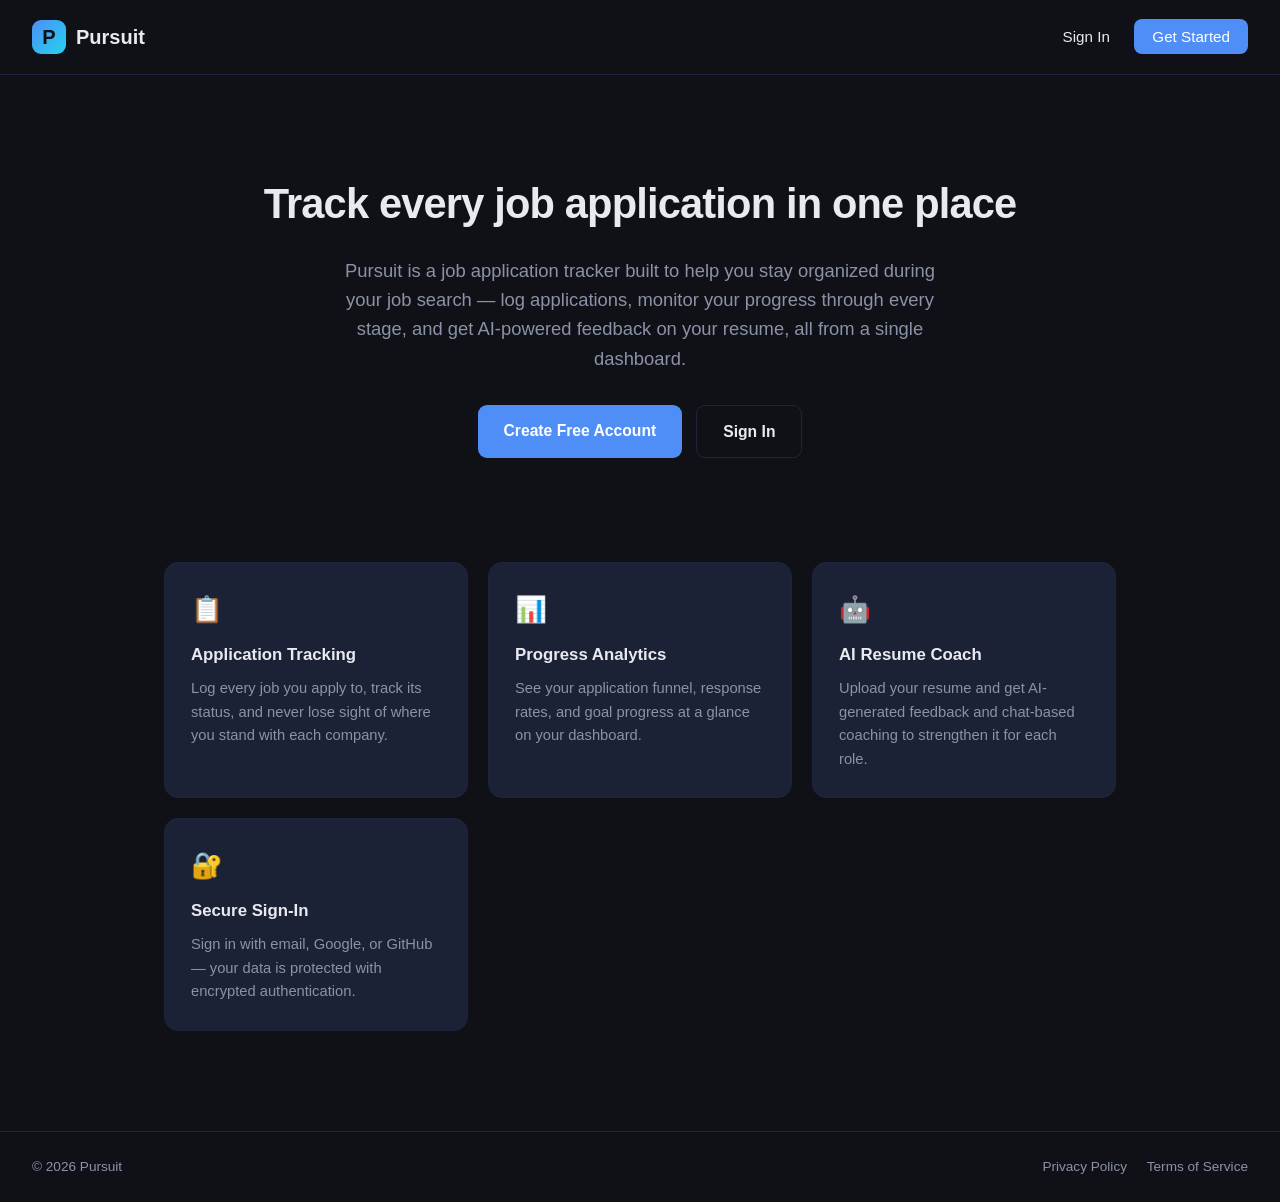
<file: index.html>
<!DOCTYPE html>
<html lang="en">

<head>
    <meta charset="UTF-8" />
    <meta name="viewport" content="width=device-width, initial-scale=1.0" />
    <title>Pursuit — Track Every Job Application in One Place</title>
    <link rel="icon" type="image/x-icon" href="/favicon.ico">
    <link rel="icon" type="image/png" sizes="32x32" href="/favicon-32x32.png">
    <link rel="icon" type="image/png" sizes="16x16" href="/favicon-16x16.png">
    <link rel="apple-touch-icon" sizes="180x180" href="/apple-touch-icon.png">
    <link rel="manifest" href="/site.webmanifest">
    <link rel="android"
    <meta name="description"
        content="Pursuit is a job application tracker that helps you organize applications, monitor your progress, and get AI-powered resume feedback — all in one dashboard." />
    <style>
        :root {
            --bg-primary: #0f1117;
            --bg-card: #1c2235;
            --accent: #4f8ef7;
            --accent-hover: #3a7af5;
            --text-primary: #e8eaf0;
            --text-secondary: #8b92a8;
            --border: #1e2540;
        }

        * {
            box-sizing: border-box;
            margin: 0;
            padding: 0;
        }

        body {
            font-family: -apple-system, BlinkMacSystemFont, "Segoe UI", Roboto, Helvetica, Arial, sans-serif;
            background: var(--bg-primary);
            color: var(--text-primary);
            line-height: 1.6;
        }

        nav {
            display: flex;
            align-items: center;
            justify-content: space-between;
            padding: 20px 32px;
            border-bottom: 1px solid var(--border);
        }

        .brand {
            display: flex;
            align-items: center;
            gap: 10px;
            font-weight: 700;
            font-size: 1.25rem;
        }

        .brand-icon {
            width: 34px;
            height: 34px;
            border-radius: 9px;
            background: linear-gradient(135deg, #4f8ef7, #22d3ee);
            display: flex;
            align-items: center;
            justify-content: center;
            font-weight: 800;
            color: #0f1117;
        }

        .nav-actions a {
            color: var(--text-primary);
            text-decoration: none;
            margin-left: 20px;
            font-size: 0.95rem;
        }

        .nav-actions .btn-primary {
            background: var(--accent);
            padding: 9px 18px;
            border-radius: 8px;
            color: #fff;
        }

        .nav-actions .btn-primary:hover {
            background: var(--accent-hover);
        }

        .hero {
            max-width: 880px;
            margin: 0 auto;
            text-align: center;
            padding: 96px 24px 64px;
        }

        .hero h1 {
            font-size: 2.6rem;
            margin-bottom: 18px;
            letter-spacing: -0.02em;
        }

        .hero p {
            font-size: 1.15rem;
            color: var(--text-secondary);
            max-width: 620px;
            margin: 0 auto 32px;
        }

        .hero-actions {
            display: flex;
            gap: 14px;
            justify-content: center;
            flex-wrap: wrap;
        }

        .btn {
            padding: 13px 26px;
            border-radius: 9px;
            text-decoration: none;
            font-weight: 600;
            font-size: 0.98rem;
        }

        .btn-primary {
            background: var(--accent);
            color: #fff;
        }

        .btn-primary:hover {
            background: var(--accent-hover);
        }

        .btn-secondary {
            background: transparent;
            color: var(--text-primary);
            border: 1px solid var(--border);
        }

        .btn-secondary:hover {
            border-color: var(--accent);
        }

        .features {
            max-width: 1000px;
            margin: 0 auto;
            padding: 40px 24px 100px;
            display: grid;
            grid-template-columns: repeat(auto-fit, minmax(240px, 1fr));
            gap: 20px;
        }

        .feature-card {
            background: var(--bg-card);
            border: 1px solid var(--border);
            border-radius: 14px;
            padding: 26px;
        }

        .feature-card .icon {
            font-size: 1.6rem;
            margin-bottom: 12px;
        }

        .feature-card h3 {
            font-size: 1.05rem;
            margin-bottom: 8px;
        }

        .feature-card p {
            color: var(--text-secondary);
            font-size: 0.92rem;
        }

        footer {
            border-top: 1px solid var(--border);
            padding: 24px 32px;
            display: flex;
            justify-content: space-between;
            flex-wrap: wrap;
            gap: 12px;
            color: var(--text-secondary);
            font-size: 0.85rem;
        }

        footer a {
            color: var(--text-secondary);
            margin-left: 16px;
            text-decoration: none;
        }

        footer a:hover {
            color: var(--text-primary);
        }

        @media (max-width: 600px) {
            .hero h1 {
                font-size: 1.9rem;
            }

            nav {
                padding: 16px 20px;
            }
        }
    </style>
</head>

<body>

    <nav>
        <div class="brand">
            <div class="brand-icon">P</div>
            Pursuit
        </div>
        <div class="nav-actions">
            <a href="signin.html">Sign In</a>
            <a href="signin.html#signup" class="btn-primary">Get Started</a>
        </div>
    </nav>

    <section class="hero">
        <h1>Track every job application in one place</h1>
        <p>
            Pursuit is a job application tracker built to help you stay organized
            during your job search — log applications, monitor your progress
            through every stage, and get AI-powered feedback on your resume,
            all from a single dashboard.
        </p>
        <div class="hero-actions">
            <a href="signin.html#signup" class="btn btn-primary">Create Free Account</a>
            <a href="signin.html" class="btn btn-secondary">Sign In</a>
        </div>
    </section>

    <section class="features">
        <div class="feature-card">
            <div class="icon">📋</div>
            <h3>Application Tracking</h3>
            <p>Log every job you apply to, track its status, and never lose sight of where you stand with each company.
            </p>
        </div>
        <div class="feature-card">
            <div class="icon">📊</div>
            <h3>Progress Analytics</h3>
            <p>See your application funnel, response rates, and goal progress at a glance on your dashboard.</p>
        </div>
        <div class="feature-card">
            <div class="icon">🤖</div>
            <h3>AI Resume Coach</h3>
            <p>Upload your resume and get AI-generated feedback and chat-based coaching to strengthen it for each role.
            </p>
        </div>
        <div class="feature-card">
            <div class="icon">🔐</div>
            <h3>Secure Sign-In</h3>
            <p>Sign in with email, Google, or GitHub — your data is protected with encrypted authentication.</p>
        </div>
    </section>

    <footer>
        <span>&copy; 2026 Pursuit</span>
        <div>
            <a href="privacy-policy.html">Privacy Policy</a>
            <a href="terms-of-service.html">Terms of Service</a>
        </div>
    </footer>

</body>

</html>
</file>
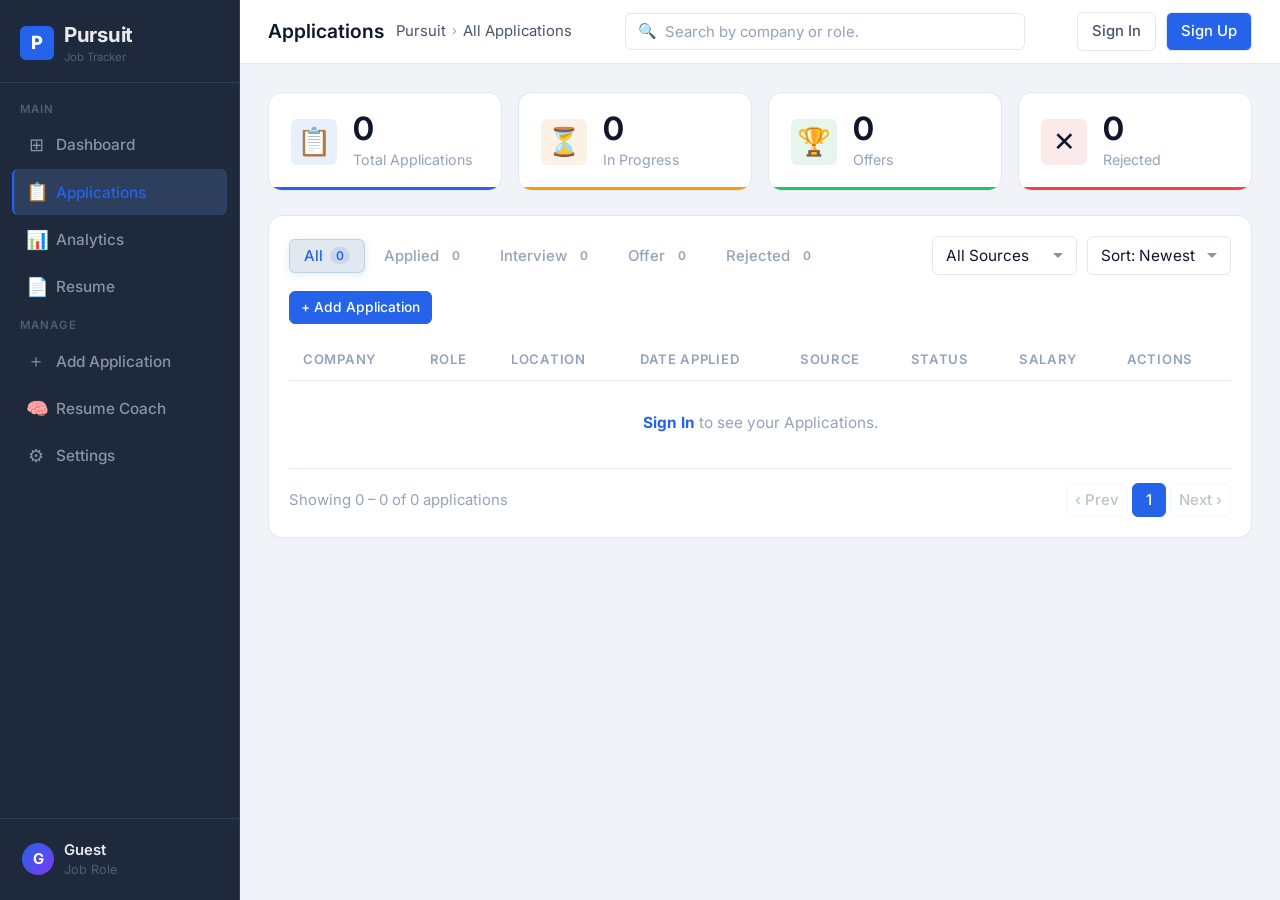
<file: add_application.html>
<!DOCTYPE html>
<html lang="en">
<head>
    <meta charset="UTF-8">
    <script src="js/theme-init.js"></script>
    <meta name="viewport" content="width=device-width, initial-scale=1.0">
    <title>Pursuit - Add Applications</title>
    <link rel="icon" type="image/x-icon" href="/favicon.ico">
    <link rel="icon" type="image/png" sizes="32x32" href="/favicon-32x32.png">
    <link rel="icon" type="image/png" sizes="16x16" href="/favicon-16x16.png">
    <link rel="apple-touch-icon" sizes="180x180" href="/apple-touch-icon.png">
    <link rel="manifest" href="/site.webmanifest">
    <link rel="stylesheet" href="css/common.css">
    <link rel="stylesheet" href="css/add_application.css">
</head>
<body>
    <div class="app-layout">
        <aside class="sidebar">
            <div class="sidebar-logo">
                <div class="logo-initial">
                    P
                </div>
                <div>
                    <span class="logo-text">Pursuit</span>
                    <span class="logo-tagline">Job Tracker</span>
                </div>
            </div>
            <div class="sidebar-section">
                <span class="sidebar-section-label">Main</span>
                <ul class="sidebar-nav">
                    <li>
                        <a href="dashboard.html">
                            <span class="nav-icon">⊞</span> Dashboard
                        </a>
                    </li>
                    <li>
                        <a href="applications.html">
                            <span class="nav-icon">📋</span> Applications
                        </a>
                    </li>
                    <li>
                        <a href="analytics.html">
                            <span class="nav-icon">📊</span> Analytics
                        </a>
                    </li>
                    <li>
                        <a href="resume.html">
                            <span class="nav-icon">📄</span> Resume
                        </a>
                    </li>
                </ul>
                <span class="sidebar-section-label">Manage</span>
                <ul class="sidebar-nav">
                    <li>
                        <a href="add_application.html" class="active">
                            <span class="nav-icon">＋</span>  Add Application
                        </a>
                    </li>
                    <li>
                        <a href="resume-coach.html">
                            <span class="nav-icon">🧠</span> Resume Coach
                        </a>
                    </li>
                    <li>
                        <a href="settings.html">
                            <span class="nav-icon">⚙</span> Settings
                        </a>
                    </li>
                </ul>
            </div>
            <div class="sidebar-bottom">
                <div class="sidebar-user">
                    <div class="user-avatar">RS</div>
                    <div class="user-info">
                        <span class="user-name">Ravit Srivastava</span>
                        <span class="user-role">Job Seeker</span>
                    </div>
                </div>
            </div>
        </aside>
        <div class="sidebar-overlay"></div>
        <div class="main-content">
            <header class="header">
                <div class="header-left">
                    <button class="sidebar-toggle" aria-label="Open menu"><span></span><span></span><span></span></button>
                    <a href="applications.html" class="back-btn">← Back</a>
                    <h1 class="header-title">Add Application</h1>
                    <span class="header-breadcrumb">
                        <span>Applications</span>
                        <span class="sep">›</span>
                        <span>New Entry</span>
                    </span>
                </div>
                <div class="header-right">
                    <div class="header-avatar">RS</div>
                    <div class="header-user-info">
                        <span class="h-name">Ravit Srivastava</span>
                        <span class="h-email">ravitsrivastava3@gmail.com</span>
                    </div>
                    <a href="signin.html" class="header-btn">Logout</a>
                </div>
            </header>
            <div class="page-body">
                <div class="add-app-grid">
                    <div>
                        <form class="card" action="applications.html">
                            <div class="section-title">Job Details</div>
                            <div class="form-row form-row-2">
                                <div class="form-group">
                                    <label class="form-label" for="company">
                                        Company <span class="required">*</span>
                                    </label>
                                    <input class="form-control" type="text" id="company" placeholder="e.g. Google" required />
                                </div>
                                <div class="form-group">
                                    <label class="form-label" for="role">
                                        Job Title <span class="required">*</span>
                                    </label>
                                    <input class="form-control" type="text" id="role" placeholder="e.g. Senior Engineer" required />
                                </div>
                            </div>
                            <div class="form-row form-row-2">
                                <div class="form-group">
                                    <label class="form-label" for="location">Location <span class="required">*</span></label>
                                    <input class="form-control" type="text" id="location" placeholder="e.g. San Francisco, CA" />
                                </div>
                                <div class="form-group">
                                    <label class="form-label" for="jobType">Job Type <span class="required">*</span></label>
                                    <select class="form-control" id="jobType" required>
                                        <option>Full-Time</option>
                                        <option>Part-Time</option>
                                        <option>Contract</option>
                                        <option>Internship</option>
                                        <option>Freelance</option>
                                    </select>
                                </div>
                            </div>
                
                            <div class="form-row form-row-2">
                                <div class="form-group">
                                    <label class="form-label" for="salaryMin">Salary Range</label>
                                    <div class="salary-range">
                                        <input class="form-control" type="number" id="salaryMin" placeholder="Min (₹)" />
                                        <span class="salary-dash">–</span>
                                        <input class="form-control" type="number" id="salaryMax" placeholder="Max (₹)" />
                                    </div>
                                </div>
                                <div class="form-group">
                                    <label class="form-label" for="jobUrl">Job Posting URL</label>
                                    <input class="form-control" type="url" id="jobUrl" placeholder="https://..." />
                                </div>
                            </div>
                
                            <hr class="divider" />
                            <div class="section-title">Application Info</div>
                
                            <div class="form-row form-row-3">
                                <div class="form-group">
                                    <label class="form-label" for="dateApplied">
                                        Date Applied <span class="required">*</span>
                                    </label>
                                    <input class="form-control" type="date" id="dateApplied" required />
                                </div>
                                <div class="form-group">
                                    <label class="form-label" for="status">
                                        Status <span class="required">*</span>
                                    </label>
                                    <select class="form-control" id="status">
                                        <option value="applied">Applied</option>
                                        <option value="interview">Interview</option>
                                        <option value="offer">Offer</option>
                                        <option value="rejected">Rejected</option>
                                        <option value="pending">Pending</option>
                                        <option value="saved">Saved</option>
                                    </select>
                                </div>
                                <div class="form-group">
                                    <label class="form-label" for="source">Source</label>
                                    <select class="form-control" id="source">
                                        <option>LinkedIn</option>
                                        <option>Company Site</option>
                                        <option>Indeed</option>
                                        <option>Referral</option>
                                        <option>Glassdoor</option>
                                        <option>AngelList</option>
                                        <option>Other</option>
                                    </select>
                                    <input class="form-control" type="text" id="sourceOther" placeholder="Enter source name" style="display:none; margin-top:8px;" />
                                </div>
                            </div>
                            <div class="form-group" id="rejectionReasonGroup" style="display:none;">
                                <label class="form-label" for="rejectionReason">Rejection Reason</label>
                                <select class="form-control" id="rejectionReason">
                                    <option value="">Select a reason...</option>
                                    <option>Skills mismatch</option>
                                    <option>Experience gap</option>
                                    <option>No cover letter</option>
                                    <option>Applied too late / Position filled</option>
                                    <option>Overqualified / Salary mismatch</option>
                                    <option>No response / Ghosted</option>
                                    <option>Culture fit</option>
                                    <option>Position cancelled</option>
                                    <option>Other</option>
                                </select>
                                <input class="form-control" type="text" id="rejectionReasonOther" placeholder="Enter reason" style="display:none; margin-top:8px;" />
                            </div>
                            <div class="form-group">
                                <label class="form-label" for="contact">Recruiter / Contact Name</label>
                                <input class="form-control" type="text" id="contact" placeholder="e.g. Sarah Chen (Recruiter)" />
                            </div>
                            <div class="form-group">
                                <label class="form-label" for="contactEmail">Contact Email</label>
                                <input class="form-control" type="email" id="contactEmail" placeholder="recruiter@company.com" />
                            </div>
                            <hr class="divider" />
                            <div class="section-title">Resume &amp; Documents</div>
                            <div class="form-group">
                                <label class="form-label">Resume Used</label>
                                <div class="file-upload" id="resumeDrop">
                                    <span class="fu-icon">📎</span>
                                    <div>
                                        <strong>Drop resume here or click to browse</strong>
                                        <p>PDF, DOCX up to 5MB</p>
                                    </div>
                                    <input type="file" accept=".pdf,.docx" style="display:none" id="resumeFile" />
                                    <button type="button" class="btn btn-secondary btn-sm">Browse</button>
                                </div>
                                <div id="fileInfo" class="file-info" style="display:none"></div>
                            </div>
                            <div class="form-group">
                                <label class="form-label" for="coverLetter">
                                    Cover Letter <span class="form-hint">(optional)</span>
                                </label>
                                <textarea class="form-control" id="coverLetter" rows="3" placeholder="Paste your cover letter or add notes about your application..."></textarea>
                            </div>
                            <hr class="divider" />
                            <div class="section-title">Notes &amp; Interview Prep</div>
                            <div class="form-group">
                                <label class="form-label" for="notes">Notes</label>
                                <textarea class="form-control" id="notes" rows="4" placeholder="Key notes about the role, interview prep, company research, follow-up dates..."></textarea>
                            </div>
                            <div class="form-row form-row-2">
                                <div class="form-group">
                                    <label class="form-label" for="interviewDate">Interview Date</label>
                                    <input class="form-control" type="datetime-local" id="interviewDate" />
                                </div>
                                <div class="form-group">
                                    <label class="form-label" for="followUp">Follow-up Date</label>
                                    <input class="form-control" type="date" id="followUp" />
                                </div>
                            </div>
                            <div class="form-group">
                                <label class="form-label">Tags</label>
                                <div class="tags-input">
                                    <div class="tags-list" id="tagsList"></div>
                                    <input type="text" id="tagInput" class="tag-input-field" placeholder="Add tag and press Enter..." />
                                </div>
                            </div>
                            <div class="form-actions">
                                <a href="applications.html" class="btn btn-secondary">Cancel</a>
                                <button type="submit" class="btn btn-primary">Save Application ✓</button>
                            </div>
                        </form>
                    </div>
                    <div class="preview-panel">
                        <div class="card" style="position:sticky; top: var(--header-height) + 20px">
                            <div class="card-header">
                                <div class="card-title">Preview</div>
                            </div>
                            <div class="preview-card-body">
                                <div class="preview-company-logo" id="prevLogo">?</div>
                                <div id="prevCompany" class="prev-company">Company Name</div>
                                <div id="prevRole" class="prev-role">Job Title</div>
                                <div id="prevStatus" class="badge badge-applied" style="margin:10px auto; display:table">Applied</div>
                            </div>
                            <div class="prev-details">
                                <div class="pd-row">
                                    <span>📅 Date</span>
                                    <span id="prevDate">—</span>
                                </div>
                                <div class="pd-row">
                                    <span>📍 Location</span>
                                    <span id="prevLoc">—</span>
                                </div>
                                <div class="pd-row">
                                    <span>🔗 Source</span>
                                    <span id="prevSource">Linkedin</span>
                                </div>
                                <div class="pd-row">
                                    <span>💼 Type</span>
                                    <span id="prevType">Full-Time</span>
                                </div>
                            </div>
                            <div class="tips-card">
                                <div class="tips-header">💡 Tips</div>
                                <ul class="tips-list">
                                    <li>Add a tailored resume for each application</li>
                                    <li>Track the recruiter's name for follow-ups</li>
                                    <li>Set a follow-up reminder after 7 days</li>
                                    <li>Add interview notes as soon as possible</li>
                                </ul>
                            </div>
                        </div>
                    </div>
                </div>
            </div>
        </div>
    </div>
    <script src="js/common.js"></script>
    <script src="js/data.js"></script>
    <script src="js/add_application.js"></script>
</body>
</html>
</file>
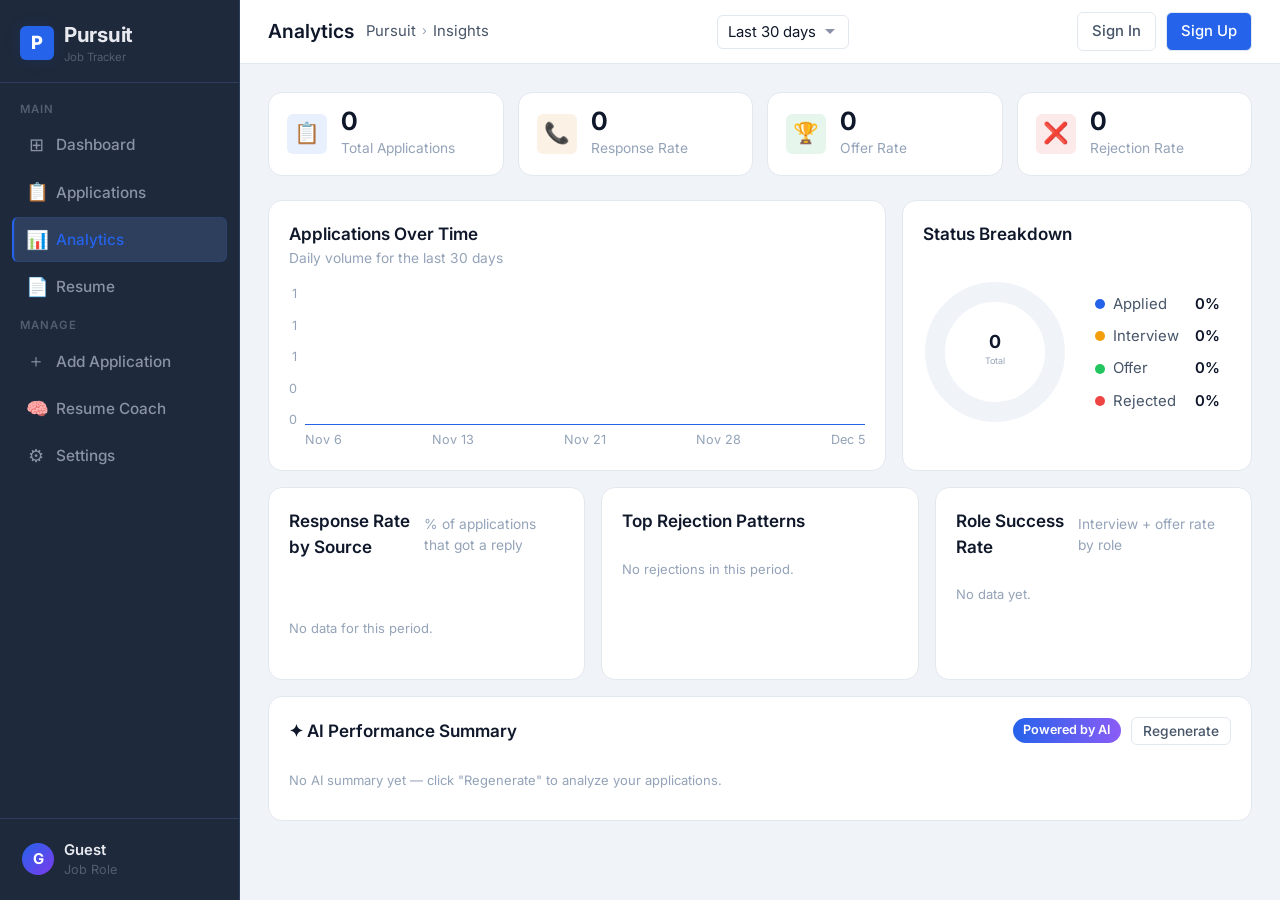
<file: analytics.html>
<!DOCTYPE html>
<html lang="en">
<head>
    <meta charset="UTF-8">
    <script src="js/theme-init.js"></script>
    <meta name="viewport" content="width=device-width, initial-scale=1.0">
    <title>Pursuit - Analytics</title>
    <link rel="icon" type="image/x-icon" href="/favicon.ico">
    <link rel="icon" type="image/png" sizes="32x32" href="/favicon-32x32.png">
    <link rel="icon" type="image/png" sizes="16x16" href="/favicon-16x16.png">
    <link rel="apple-touch-icon" sizes="180x180" href="/apple-touch-icon.png">
    <link rel="manifest" href="/site.webmanifest">
    <link rel="stylesheet" href="css/common.css" />
    <link rel="stylesheet" href="css/analytics.css" />
</head>
<body>
    <div class="app-layout">
        <aside class="sidebar">
            <div class="sidebar-logo">
                <div class="logo-initial">
                    P
                </div>
                <div>
                    <span class="logo-text">Pursuit</span>
                    <span class="logo-tagline">Job Tracker</span>
                </div>
            </div>
            <div class="sidebar-section">
                <span class="sidebar-section-label">Main</span>
                <ul class="sidebar-nav">
                    <li>
                        <a href="dashboard.html">
                            <span class="nav-icon">⊞</span> Dashboard
                        </a>
                    </li>
                    <li>
                        <a href="applications.html">
                            <span class="nav-icon">📋</span> Applications
                        </a>
                    </li>
                    <li>
                        <a href="analytics.html" class="active">
                            <span class="nav-icon">📊</span> Analytics
                        </a>
                    </li>
                    <li>
                        <a href="resume.html">
                            <span class="nav-icon">📄</span> Resume
                        </a>
                    </li>
                </ul>
                <span class="sidebar-section-label">Manage</span>
                <ul class="sidebar-nav">
                    <li>
                        <a href="add_application.html" class="add-application">
                            <span class="nav-icon">＋</span>  Add Application
                        </a>
                    </li>
                    <li>
                        <a href="resume-coach.html">
                            <span class="nav-icon">🧠</span> Resume Coach
                        </a>
                    </li>
                    <li>
                        <a href="settings.html">
                            <span class="nav-icon">⚙</span> Settings
                        </a>
                    </li>
                </ul>
            </div>
            <div class="sidebar-bottom">
                <div class="sidebar-user">
                    <div class="user-avatar">RS</div>
                    <div class="user-info">
                        <span class="user-name">Ravit Srivastava</span>
                        <span class="user-role">Job Seeker</span>
                    </div>
                </div>
            </div>
        </aside>
        <div class="sidebar-overlay"></div>
        <main class="main-content">
            <header class="header">
                <div class="header-left">
                    <button class="sidebar-toggle" aria-label="Open menu"><span></span><span></span><span></span></button>
                <h1 class="header-title">Analytics</h1>
                    <span class="header-breadcrumb">
                        <span>Pursuit</span>
                        <span class="sep">›</span>
                        <span>Insights</span>
                    </span>
                </div>
                <div class="header-middle">
                    <select class="form-control filter-select-sm" id="timeFilter">
                        <option value="30">Last 30 days</option>
                        <option value="60">Last 60 days</option>
                        <option value="90">Last 90 days</option>
                        <option value="0">All Time</option>
                    </select>
                </div>
                <div class="header-right">
                    <div id="authedBox" style="display:flex; align-items:center; gap:12px;">
                        <div class="header-avatar">RS</div>
                        <div class="header-user-info">
                            <span class="h-name">Ravit Srivastava</span>
                            <span class="h-email">ravitsrivastava3@gmail.com</span>
                        </div>
                        <button id="logoutBtn" class="header-btn" style="cursor:pointer;border:none;">Logout</button>
                    </div>
                    <div id="guestBox" style="display:none; align-items:center; gap:10px;">
                        <a href="signin.html" class="header-btn">Sign In</a>
                        <a href="signup.html" class="header-btn" style="background:var(--accent);color:#fff;">Sign Up</a>
                    </div>
                </div>
            </header>
            <div class="page-body" data-page-skeleton>
                <div class="kpi-row">
                    <div class="kpi-card"><div class="skeleton" style="height:48px;width:100%;"></div></div>
                    <div class="kpi-card"><div class="skeleton" style="height:48px;width:100%;"></div></div>
                    <div class="kpi-card"><div class="skeleton" style="height:48px;width:100%;"></div></div>
                    <div class="kpi-card"><div class="skeleton" style="height:48px;width:100%;"></div></div>
                </div>
                <div class="analytics-row-2">
                    <div class="card"><div class="skeleton" style="height:220px;width:100%;"></div></div>
                    <div class="card"><div class="skeleton" style="height:220px;width:100%;"></div></div>
                </div>
                <div class="analytics-row-3">
                    <div class="card"><div class="skeleton" style="height:180px;width:100%;"></div></div>
                    <div class="card"><div class="skeleton" style="height:180px;width:100%;"></div></div>
                    <div class="card"><div class="skeleton" style="height:180px;width:100%;"></div></div>
                </div>
            </div>
            <div class="page-body" data-page-content style="display:none">
                <div class="kpi-row">
                    <div class="kpi-card">
                        <span class="kpi-icon" style="background:var(--info-bg)">📋</span>
                        <div class="kpi-body">
                            <span class="kpi-num" id="kpiTotal">48</span>
                            <span class="kpi-label">Total Applications</span>
                        </div>
                    </div>
                    <div class="kpi-card">
                        <span class="kpi-icon" style="background:var(--warning-bg)">📞</span>
                        <div class="kpi-body">
                            <span class="kpi-num" id="kpiResponseRate">29%</span>
                            <span class="kpi-label">Response Rate</span>
                        </div>
                    </div>
                    <div class="kpi-card">
                        <span class="kpi-icon" style="background:var(--success-bg)">🏆</span>
                        <div class="kpi-body">
                            <span class="kpi-num" id="kpiOffer">10.4%</span>
                            <span class="kpi-label">Offer Rate</span>
                        </div>
                    </div>
                    <div class="kpi-card">
                        <span class="kpi-icon" style="background:var(--danger-bg)">❌</span>
                        <div class="kpi-body">
                            <span class="kpi-num" id="kpiRejection">43.7%</span>
                            <span class="kpi-label">Rejection Rate</span>
                        </div>
                    </div>
                </div>

                <div class="analytics-row-2">
                    <div class="card">
                        <div class="card-header">
                            <div>
                                <div class="card-title">Applications Over Time</div>
                                <div class="card-subtitle">Daily volume for the last 30 days</div>
                            </div>
                        </div>
                        <div class="line-chart-area">
                            <div class="lc-y-labels">
                                <span>8</span><span>6</span><span>4</span><span>2</span><span>0</span>
                            </div>
                            <div class="lc-inner">
                                <svg viewBox="0 0 700 140" preserveAspectRatio="none" class="lc-svg">
                                    <defs>
                                    <linearGradient id="lineGrad" x1="0" y1="0" x2="0" y2="1">
                                        <stop offset="0%" stop-color="rgba(79,142,247,0.3)"/>
                                        <stop offset="100%" stop-color="rgba(79,142,247,0)"/>
                                    </linearGradient>
                                    </defs>
                                    <path d="M0,120 L23,110 L46,95 L70,105 L93,80 L116,70 L140,85 L163,60 L186,75 L210,55 L233,45 L256,65 L280,40 L303,55 L326,35 L350,50 L373,30 L396,45 L420,25 L443,40 L466,20 L490,35 L513,15 L536,30 L560,20 L583,10 L606,25 L630,15 L653,5 L700,10 L700,140 L0,140 Z" fill="url(#lineGrad)" />
                                    <path d="M0,120 L23,110 L46,95 L70,105 L93,80 L116,70 L140,85 L163,60 L186,75 L210,55 L233,45 L256,65 L280,40 L303,55 L326,35 L350,50 L373,30 L396,45 L420,25 L443,40 L466,20 L490,35 L513,15 L536,30 L560,20 L583,10 L606,25 L630,15 L653,5 L700,10" fill="none" stroke="var(--accent)" stroke-width="2" />
                                </svg>
                                <div class="lc-x-labels">
                                    <span>Jun 6</span><span>Jun 13</span><span>Jun 20</span><span>Jun 27</span><span>Jul 4</span>
                                </div>
                            </div>
                        </div>
                    </div>

                    <div class="card">
                        <div class="card-header">
                            <div class="card-title">Status Breakdown</div>
                        </div>
                        <div class="donut-wrap">
                            <svg viewBox="0 0 160 160" class="donut-svg">
                            <circle cx="80" cy="80" r="60" fill="none" stroke="var(--bg-primary)" stroke-width="20"/>
                            <!-- Applied 44% -->
                            <circle cx="80" cy="80" r="60" fill="none" stroke="var(--accent)" stroke-width="20"
                                stroke-dasharray="165.6 376.9" stroke-dashoffset="0" transform="rotate(-90 80 80)"/>
                            <!-- Interview 29% -->
                            <circle cx="80" cy="80" r="60" fill="none" stroke="#f59e0b" stroke-width="20"
                                stroke-dasharray="108.9 376.9" stroke-dashoffset="-165.6" transform="rotate(-90 80 80)"/>
                            <!-- Offer 10% -->
                            <circle cx="80" cy="80" r="60" fill="none" stroke="#22c55e" stroke-width="20"
                                stroke-dasharray="37.7 376.9" stroke-dashoffset="-274.5" transform="rotate(-90 80 80)"/>
                            <!-- Rejected 17% -->
                            <circle cx="80" cy="80" r="60" fill="none" stroke="#ef4444" stroke-width="20"
                                stroke-dasharray="64.1 376.9" stroke-dashoffset="-312.2" transform="rotate(-90 80 80)"/>
                            <text x="80" y="76" text-anchor="middle" fill="var(--text-primary)" font-size="18" font-weight="700" font-family="Inter">48</text>
                            <text x="80" y="92" text-anchor="middle" fill="var(--text-muted)" font-size="9" font-family="Inter">Total</text>
                            </svg>
                            <div class="donut-legend">
                            <div class="dl-item"><span class="dl-dot" style="background:var(--accent)"></span>Applied <strong>44%</strong></div>
                            <div class="dl-item"><span class="dl-dot" style="background:#f59e0b"></span>Interview <strong>29%</strong></div>
                            <div class="dl-item"><span class="dl-dot" style="background:#22c55e"></span>Offer <strong>10%</strong></div>
                            <div class="dl-item"><span class="dl-dot" style="background:#ef4444"></span>Rejected <strong>17%</strong></div>
                            </div>
                        </div>
                    </div>
                </div>
                <div class="analytics-row-3">
                    <div class="card">
                        <div class="card-header">
                            <div class="card-title">Response Rate by Source</div>
                            <div class="card-subtitle">% of applications that got a reply</div>
                        </div>
                        <div class="h-bar-chart">
                        </div>
                    </div>
                    <div class="card">
                        <div class="card-header">
                            <div class="card-title">Top Rejection Patterns</div>
                        </div>
                        <div class="rejection-list" id="rejectionList"></div>
                    </div>
                    <div class="card">
                        <div class="card-header">
                            <div class="card-title">Role Success Rate</div>
                            <div class="card-subtitle">Interview + offer rate by role</div>
                        </div>
                        <div class="role-success-list" id="roleSuccessList">
                        </div>
                    </div>
                </div>
                <div class="card ai-summary-card">
                    <div class="card-header">
                        <div class="card-title">✦ AI Performance Summary</div>
                        <div style="display:flex;align-items:center;gap:10px;">
                            <span class="ai-badge-pill">Powered by AI</span>
                            <button id="generateInsightsBtn" class="btn btn-secondary btn-sm">Regenerate</button>
                        </div>
                    </div>
                    <div class="ai-summary-grid" id="aiSummaryGrid"></div>
                </div>
            </div>
        </main>
    </div>
    <script src="js/common.js"></script>
    <script src="js/data.js"></script>
    <script src="js/analytics.js"></script>
</body>
</html>
</file>
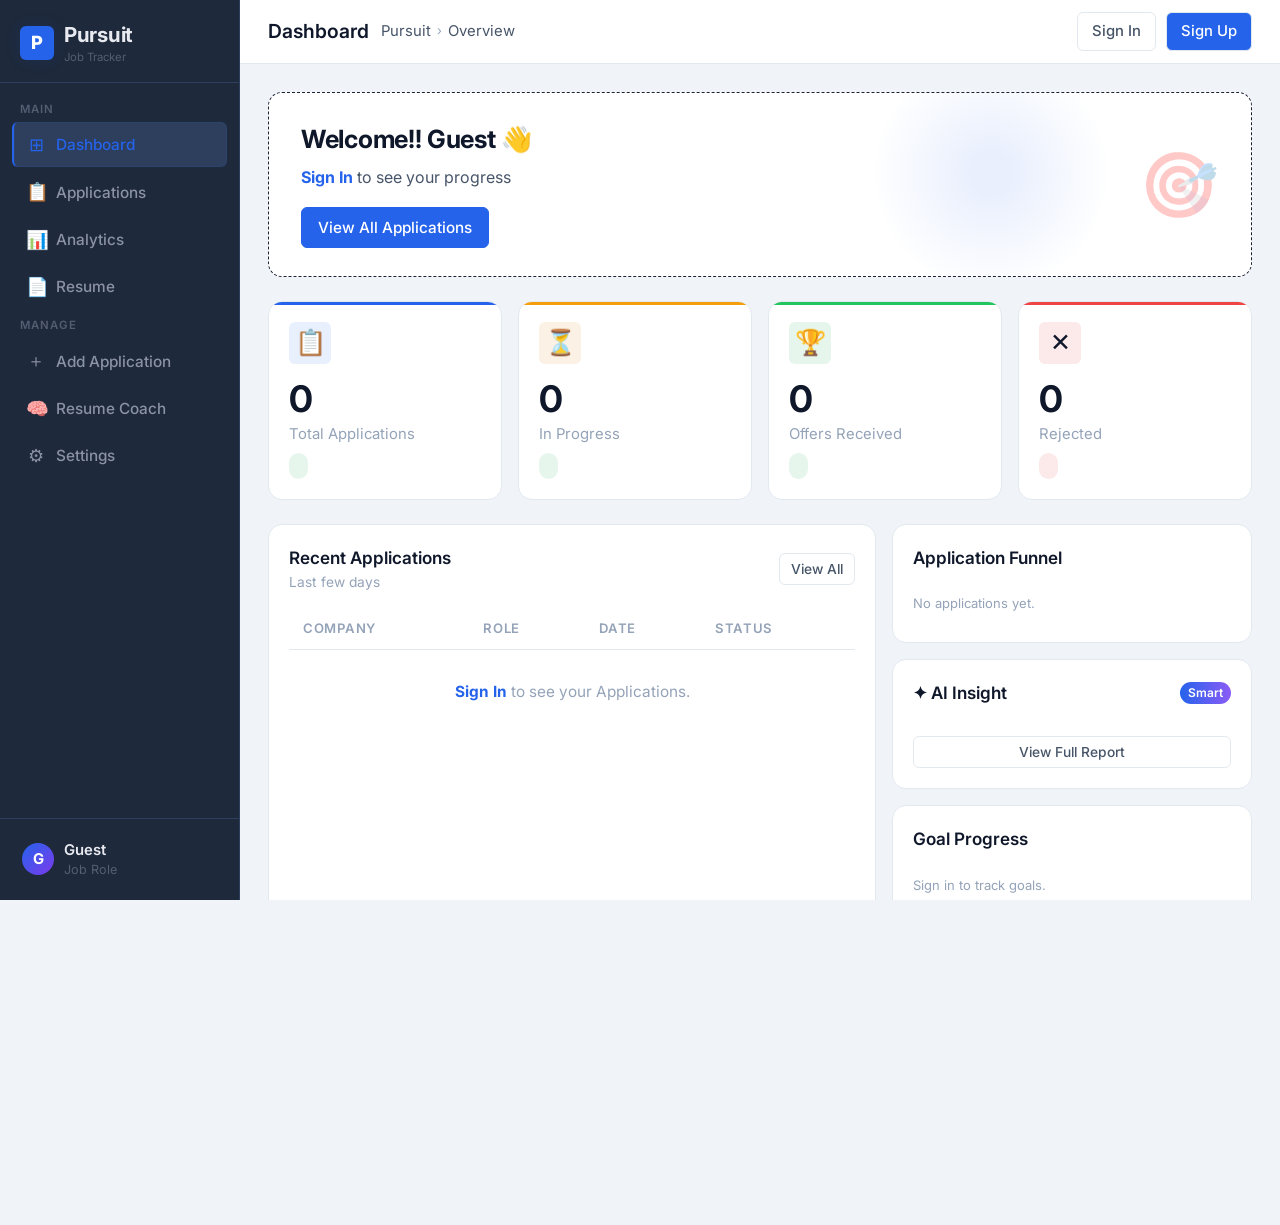
<file: dashboard.html>
<!DOCTYPE html>
<html lang="en">
<head>
    <meta charset="UTF-8">
    <script src="js/theme-init.js"></script>
    <meta name="viewport" content="width=device-width, initial-scale=1.0">
    <title>Pursuit - Dashboard</title>
    <link rel="icon" type="image/x-icon" href="/favicon.ico">
    <link rel="icon" type="image/png" sizes="32x32" href="/favicon-32x32.png">
    <link rel="icon" type="image/png" sizes="16x16" href="/favicon-16x16.png">
    <link rel="apple-touch-icon" sizes="180x180" href="/apple-touch-icon.png">
    <link rel="manifest" href="/site.webmanifest">
    <link rel="stylesheet" href="css/common.css">
    <link rel="stylesheet" href="css/dashboard.css">
</head>
<body>
    <div class="app-layout">
        <aside class="sidebar">
            <div class="sidebar-logo">
                <div class="logo-initial">
                    P
                </div>
                <div>
                    <span class="logo-text">Pursuit</span>
                    <span class="logo-tagline">Job Tracker</span>
                </div>
            </div>
            <div class="sidebar-section">
                <span class="sidebar-section-label">Main</span>
                <ul class="sidebar-nav">
                    <li>
                        <a href="dashboard.html" class="active">
                            <span class="nav-icon">⊞</span> Dashboard
                        </a>
                    </li>
                    <li>
                        <a href="applications.html">
                            <span class="nav-icon">📋</span> Applications
                        </a>
                    </li>
                    <li>
                        <a href="analytics.html">
                            <span class="nav-icon">📊</span> Analytics
                        </a>
                    </li>
                    <li>
                        <a href="resume.html">
                            <span class="nav-icon">📄</span> Resume
                        </a>
                    </li>
                </ul>
                <span class="sidebar-section-label">Manage</span>
                <ul class="sidebar-nav">
                    <li>
                        <a href="add_application.html" class="add-application">
                            <span class="nav-icon">＋</span>  Add Application
                        </a>
                    </li>
                    <li>
                        <a href="resume-coach.html">
                            <span class="nav-icon">🧠</span> Resume Coach
                        </a>
                    </li>
                    <li>
                        <a href="settings.html">
                            <span class="nav-icon">⚙</span> Settings
                        </a>
                    </li>
                </ul>
            </div>
            <div class="sidebar-bottom">
                <div class="sidebar-user">
                    <div class="user-avatar">RS</div>
                    <div class="user-info">
                        <span class="user-name">Ravit Srivastava</span>
                        <span class="user-role">Job Seeker</span>
                    </div>
                </div>
            </div>
        </aside>
        <div class="sidebar-overlay"></div>
        <main class="main-content">
            <header class="header">
                <div class="header-left">
                    <button class="sidebar-toggle" aria-label="Open menu"><span></span><span></span><span></span></button>
                <h1 class="header-title">Dashboard</h1>
                    <span class="header-breadcrumb">
                        <span>Pursuit</span>
                        <span class="sep">›</span>
                        <span>Overview</span>
                    </span>
                </div>
                <div class="header-right">
                    <div id="authedBox" style="display:flex; align-items:center; gap:12px;">
                        <div class="header-avatar">RS</div>
                        <div class="header-user-info">
                            <span class="h-name">Ravit Srivastava</span>
                            <span class="h-email">ravitsrivastava3@gmail.com</span>
                        </div>
                        <button id="logoutBtn" class="header-btn" style="cursor:pointer;border:none;">Logout</button>
                    </div>
                    <div id="guestBox" style="display:none; align-items:center; gap:10px;">
                        <a href="signin.html" class="header-btn">Sign In</a>
                        <a href="signup.html" class="header-btn" style="background:var(--accent);color:#fff;">Sign Up</a>
                    </div>
                </div>
            </header>
            <div class="page-body skeleton-page" data-page-skeleton>
                <div class="skeleton" style="height:110px;border-radius:var(--radius-lg);margin-bottom:24px;"></div>
                <div class="stats-grid">
                    <div class="stat-card"><div class="skeleton" style="height:56px;width:100%;"></div></div>
                    <div class="stat-card"><div class="skeleton" style="height:56px;width:100%;"></div></div>
                    <div class="stat-card"><div class="skeleton" style="height:56px;width:100%;"></div></div>
                    <div class="stat-card"><div class="skeleton" style="height:56px;width:100%;"></div></div>
                </div>
                <div class="mid-grid">
                    <div class="card">
                        <div class="skeleton" style="height:18px;width:160px;margin-bottom:18px;"></div>
                        <div class="skeleton" style="height:36px;width:100%;margin-bottom:10px;"></div>
                        <div class="skeleton" style="height:36px;width:100%;margin-bottom:10px;"></div>
                        <div class="skeleton" style="height:36px;width:100%;margin-bottom:10px;"></div>
                        <div class="skeleton" style="height:36px;width:100%;"></div>
                    </div>
                    <div class="right-col">
                        <div class="card"><div class="skeleton" style="height:90px;width:100%;"></div></div>
                        <div class="card"><div class="skeleton" style="height:130px;width:100%;"></div></div>
                        <div class="card"><div class="skeleton" style="height:80px;width:100%;"></div></div>
                    </div>
                </div>
                <div class="bottom-grid">
                    <div class="card"><div class="skeleton" style="height:140px;width:100%;"></div></div>
                    <div class="card"><div class="skeleton" style="height:140px;width:100%;"></div></div>
                    <div class="card"><div class="skeleton" style="height:140px;width:100%;"></div></div>
                </div>
            </div>
            <div class="page-body" data-page-content style="display:none">
                <div class="welcome-banner">
                    <div class="wb-content">
                    <h2 class="wb-heading">Welcome!! Ravit 👋</h2>
                    <p id="wbSubtext">Loading your week…</p>
                    <a href="applications.html" class="btn btn-primary">View All Applications</a>
                    </div>
                    <div class="wb-art">🎯</div>
                </div>
                <div class="stats-grid">
                    <div class="stat-card stat-total">
                        <div class="stat-icon-wrap">📋</div>
                        <div class="stat-info">
                            <span class="stat-number">–</span>
                            <span class="stat-label">Total Applications</span>
                        </div>
                        <div class="stat-trend up" id="totalTrend">&nbsp;</div>
                    </div>
                    <div class="stat-card stat-progress">
                        <div class="stat-icon-wrap">⏳</div>
                        <div class="stat-info">
                            <span class="stat-number">–</span>
                            <span class="stat-label">In Progress</span>
                        </div>
                        <div class="stat-trend up" id="progressTrend">&nbsp;</div>
                    </div>
                    <div class="stat-card stat-offers">
                        <div class="stat-icon-wrap">🏆</div>
                        <div class="stat-info">
                            <span class="stat-number">–</span>
                            <span class="stat-label">Offers Received</span>
                        </div>
                        <div class="stat-trend up" id="offersTrend">&nbsp;</div>
                    </div>
                    <div class="stat-card stat-rejected">
                        <div class="stat-icon-wrap">✕</div>
                        <div class="stat-info">
                            <span class="stat-number">–</span>
                            <span class="stat-label">Rejected</span>
                        </div>
                        <div class="stat-trend down" id="rejectedTrend">&nbsp;</div>
                    </div>
                </div>
                <div class="mid-grid">
                    <div class="card">
                        <div class="card-header">
                            <div>
                                <div class="card-title">Recent Applications</div>
                                <div class="card-subtitle">Last few days</div>
                            </div>
                            <a href="applications.html" class="btn btn-secondary btn-sm">View All</a>
                        </div>
                        <div class="table-wrapper">
                            <table>
                                <thead>
                                    <tr>
                                    <th>Company</th>
                                    <th>Role</th>
                                    <th>Date</th>
                                    <th>Status</th>
                                    </tr>
                                </thead>
                                <tbody id="recentAppsBody">
                                    <!-- Rows are inserted here by dashboard.js -->
                                </tbody>
                            </table>
                        </div>
                    </div>
                    <div class="right-col">
                        <div class="card">
                            <div class="card-header">
                                <div class="card-title">Application Funnel</div>
                            </div>
                            <div class="funnel" id="funnelContainer"></div>
                        </div>
                        <div class="card insight-card">
                            <div class="card-header">
                                <div class="card-title">✦ AI Insight</div>
                                <span class="ai-badge">Smart</span>
                            </div>
                            <div class="insight-list" id="aiInsightList"></div>
                            <a href="analytics.html" class="btn btn-secondary btn-sm" style="margin-top:14px;width:100%;justify-content:center">View Full Report</a>
                        </div>
                        <div class="card">
                            <div class="card-header">
                                <div class="card-title">Goal Progress</div>
                            </div>
                            <div id="goalProgressBody"></div>
                        </div>
                    </div>
                </div>
                <div class="bottom-grid">
                    <div class="card">
                        <div class="card-header">
                            <div class="card-title">Upcoming Actions</div>
                            <a href="#" class="btn btn-secondary btn-sm">+ Add Reminder</a>
                        </div>
                        <div class="action-list" id="upcomingActionsList"></div>
                    </div>
                    <div class="card">
                        <div class="card-header">
                            <div class="card-title">Application Sources</div>
                        </div>
                        <div class="source-list" id="sourceList"></div>
                    </div>
                    <div class="card">
                        <div class="card-header">
                            <div class="card-title">Weekly Activity</div>
                        </div>
                        <div class="weekly-chart">
                            <div class="wc-bars" id="wcBars"></div>
                        </div>
                        <div class="wc-legend">
                            <span>⬤ Applications sent this week: <strong id="weeklyCount">0</strong></span>
                        </div>
                    </div>
                </div>
            </div>
        </main>
    </div>
    <script src="js/common.js"></script>
    <script src="js/data.js"></script>
    <script src="js/dashboard.js"></script>
</body>
</html>
</file>
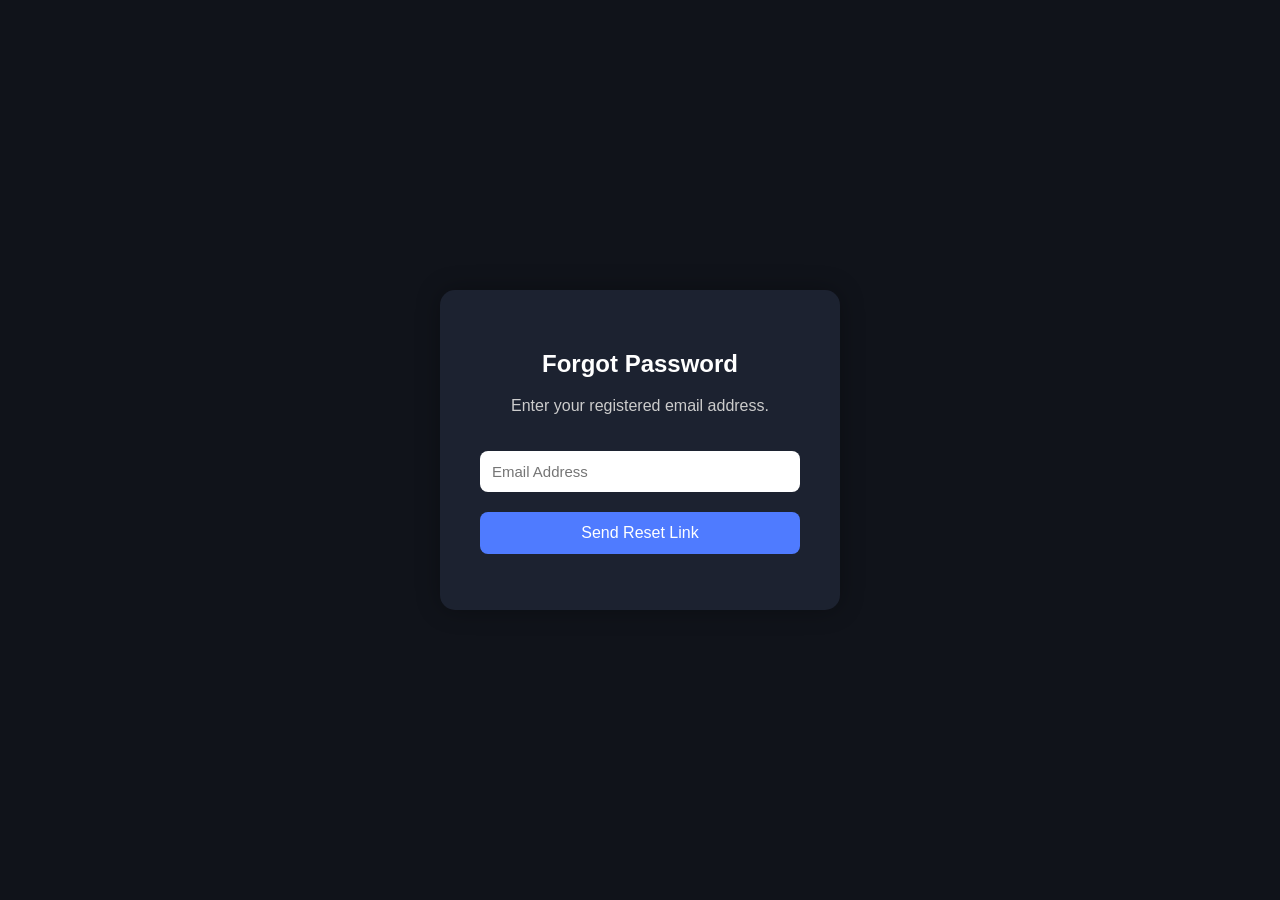
<file: forgot-password.html>
<!DOCTYPE html>
<html lang="en">
<head>
    <meta charset="UTF-8">
    <meta name="viewport" content="width=device-width, initial-scale=1.0">
    <title>Forgot Password</title>
    <link rel="icon" type="image/x-icon" href="/favicon.ico">
    <link rel="icon" type="image/png" sizes="32x32" href="/favicon-32x32.png">
    <link rel="icon" type="image/png" sizes="16x16" href="/favicon-16x16.png">
    <link rel="apple-touch-icon" sizes="180x180" href="/apple-touch-icon.png">
    <link rel="manifest" href="/site.webmanifest">
    <link rel="stylesheet" href="css/forgot-password.css">
</head>
<body>
    <div class="container">
        <div class="card">
            <h2>Forgot Password</h2>
            <p>
                Enter your registered email address.
            </p>
            <form id="forgotForm">
                <input type="email" id="email" placeholder="Email Address" required>
                <button type="submit">
                    Send Reset Link
                </button>
            </form>
            <p id="message"></p>
        </div>
    </div>
    <script src="js/common.js"></script>
    <script src="js/data.js"></script>
    <script src="js/forgot-password.js"></script>
</body>
</html>
</file>
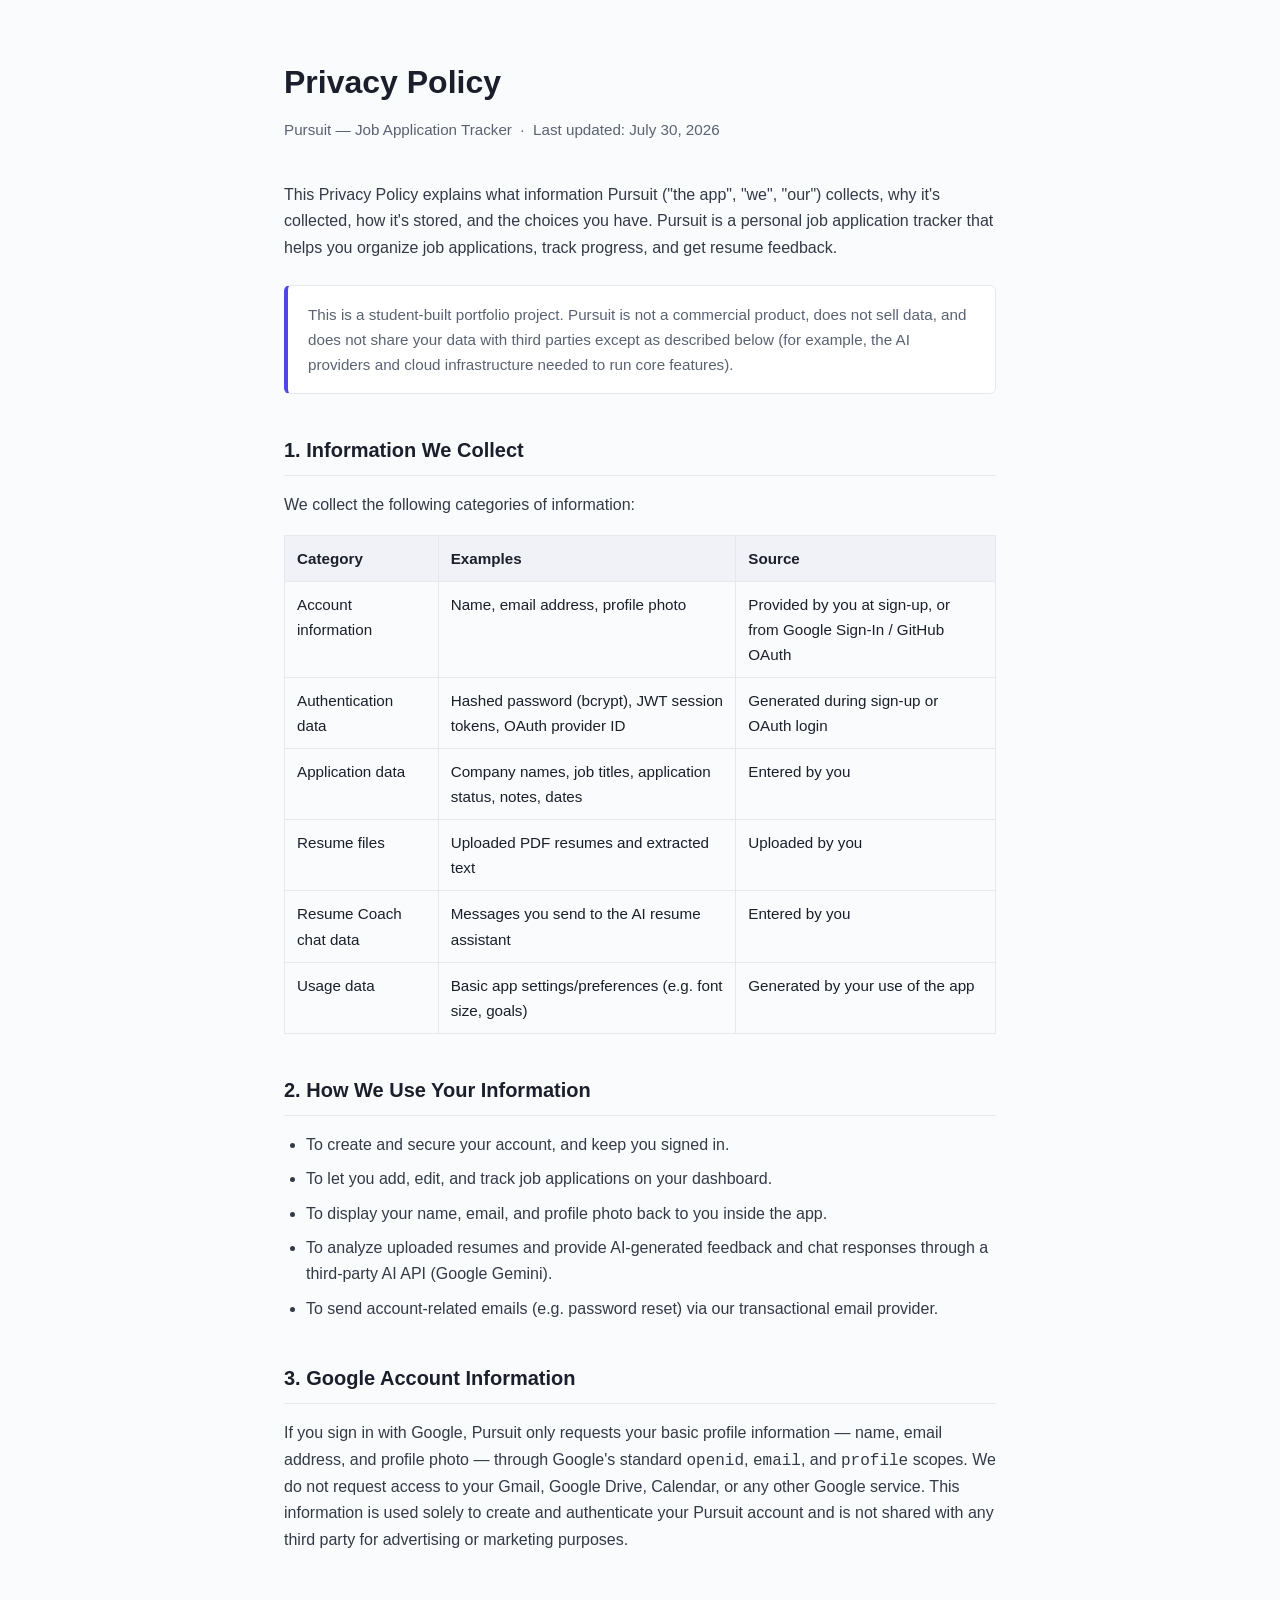
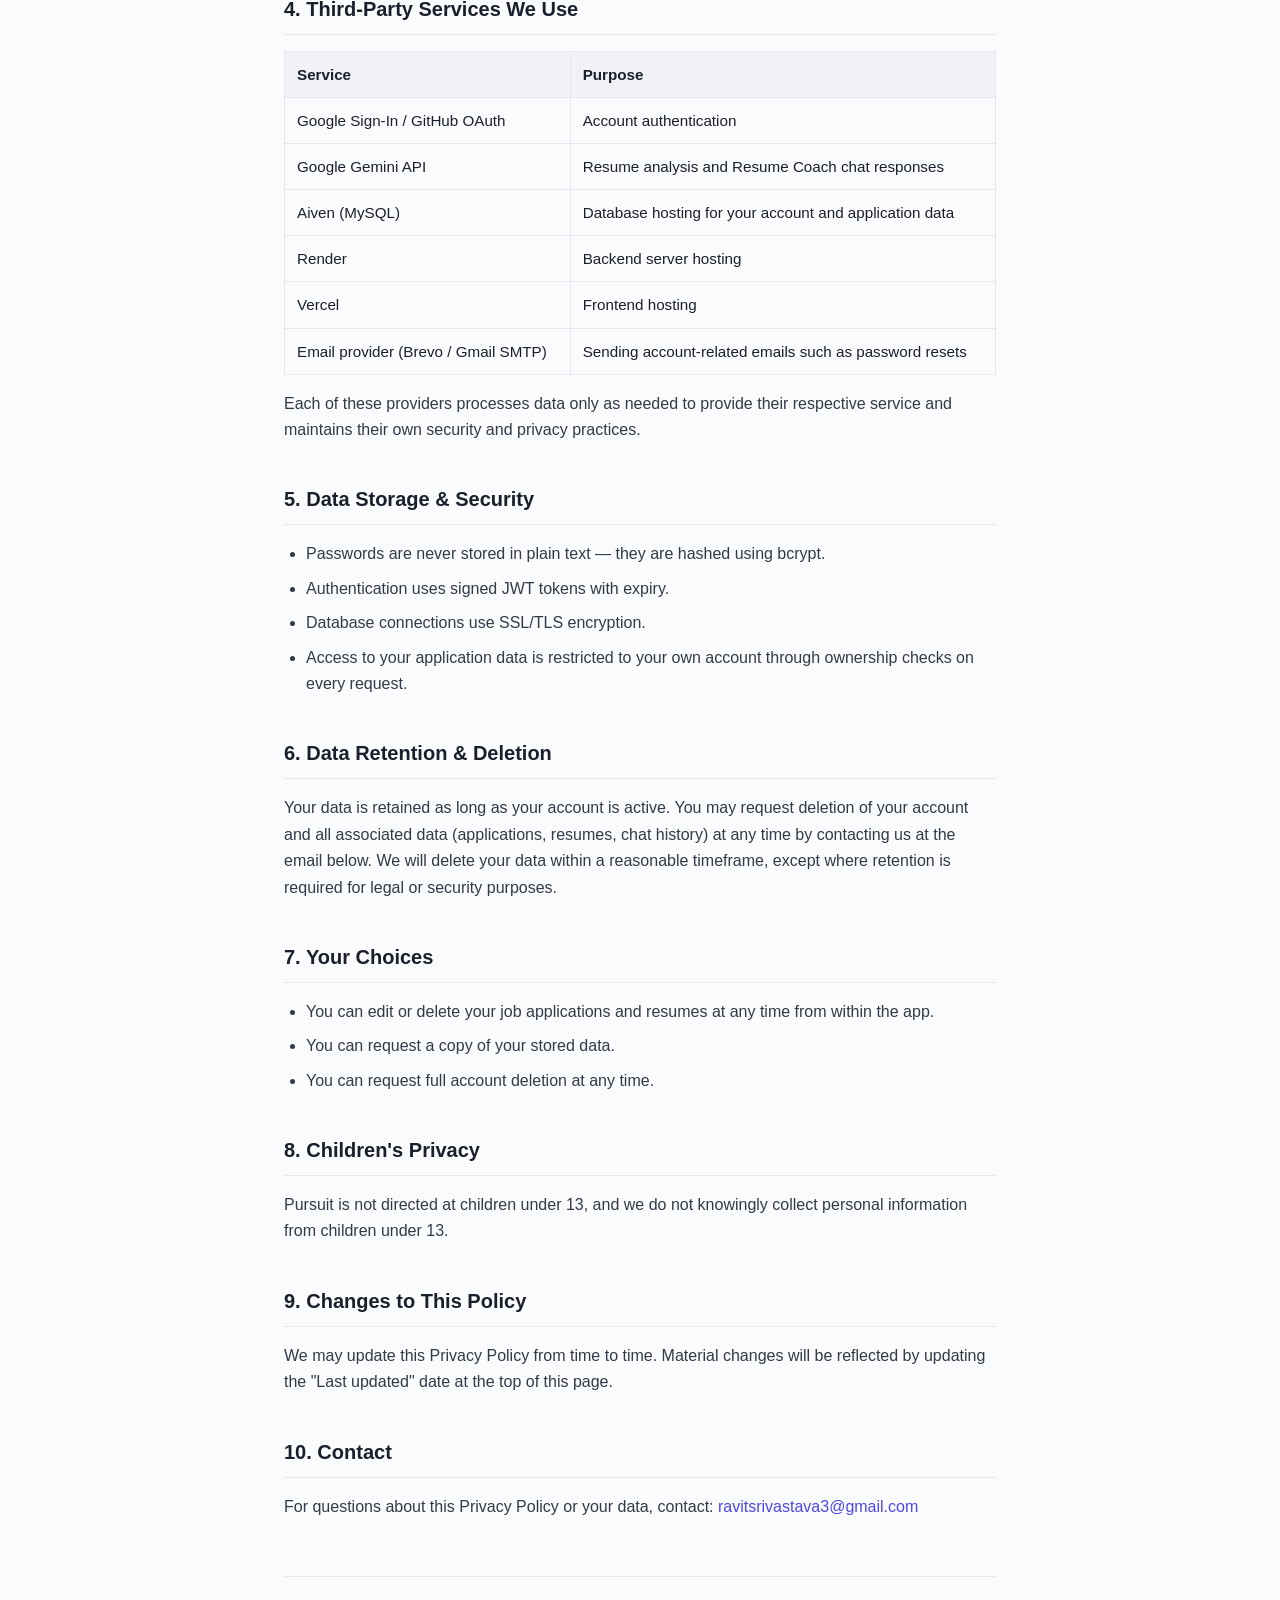
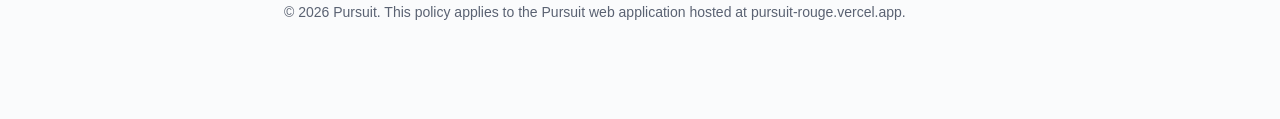
<file: privacy-policy.html>
<!DOCTYPE html>
<html lang="en">

<head>
    <meta charset="UTF-8">
    <meta name="viewport" content="width=device-width, initial-scale=1.0">
    <title>Privacy Policy — Pursuit</title>
    <link rel="icon" type="image/x-icon" href="/favicon.ico">
    <link rel="icon" type="image/png" sizes="32x32" href="/favicon-32x32.png">
    <link rel="icon" type="image/png" sizes="16x16" href="/favicon-16x16.png">
    <link rel="apple-touch-icon" sizes="180x180" href="/apple-touch-icon.png">
    <link rel="manifest" href="/site.webmanifest">
    <style>
        :root {
            --ink: #1a1f2b;
            --muted: #5a6272;
            --accent: #4F46E5;
            --line: #e6e8ee;
            --bg: #fafbfc;
        }

        * {
            box-sizing: border-box;
        }

        body {
            margin: 0;
            font-family: -apple-system, BlinkMacSystemFont, "Segoe UI", Roboto, Helvetica, Arial, sans-serif;
            color: var(--ink);
            background: var(--bg);
            line-height: 1.65;
        }

        .wrap {
            max-width: 760px;
            margin: 0 auto;
            padding: 56px 24px 96px;
        }

        header {
            margin-bottom: 40px;
        }

        header h1 {
            font-size: 2rem;
            margin: 0 0 8px;
        }

        header p {
            color: var(--muted);
            margin: 0;
            font-size: 0.95rem;
        }

        h2 {
            font-size: 1.25rem;
            margin-top: 40px;
            margin-bottom: 12px;
            padding-bottom: 8px;
            border-bottom: 1px solid var(--line);
        }

        p,
        li {
            color: #333a47;
            font-size: 1rem;
        }

        ul {
            padding-left: 22px;
        }

        li {
            margin-bottom: 8px;
        }

        a {
            color: var(--accent);
            text-decoration: none;
        }

        a:hover {
            text-decoration: underline;
        }

        .callout {
            background: #fff;
            border: 1px solid var(--line);
            border-left: 4px solid var(--accent);
            border-radius: 6px;
            padding: 16px 20px;
            margin: 24px 0;
            font-size: 0.95rem;
            color: var(--muted);
        }

        table {
            width: 100%;
            border-collapse: collapse;
            margin: 16px 0;
            font-size: 0.95rem;
        }

        th,
        td {
            text-align: left;
            padding: 10px 12px;
            border: 1px solid var(--line);
            vertical-align: top;
        }

        th {
            background: #f1f2f7;
            font-weight: 600;
        }

        footer {
            margin-top: 56px;
            padding-top: 24px;
            border-top: 1px solid var(--line);
            color: var(--muted);
            font-size: 0.875rem;
        }
    </style>
</head>

<body>
    <div class="wrap">
        <header>
            <h1>Privacy Policy</h1>
            <p>Pursuit — Job Application Tracker &nbsp;·&nbsp; Last updated: July 30, 2026</p>
        </header>

        <p>
            This Privacy Policy explains what information Pursuit ("the app", "we", "our")
            collects, why it's collected, how it's stored, and the choices you have.
            Pursuit is a personal job application tracker that helps you organize job
            applications, track progress, and get resume feedback.
        </p>

        <div class="callout">
            This is a student-built portfolio project. Pursuit is not a commercial
            product, does not sell data, and does not share your data with third
            parties except as described below (for example, the AI providers and
            cloud infrastructure needed to run core features).
        </div>

        <h2>1. Information We Collect</h2>
        <p>We collect the following categories of information:</p>
        <table>
            <tr>
                <th>Category</th>
                <th>Examples</th>
                <th>Source</th>
            </tr>
            <tr>
                <td>Account information</td>
                <td>Name, email address, profile photo</td>
                <td>Provided by you at sign-up, or from Google Sign-In / GitHub OAuth</td>
            </tr>
            <tr>
                <td>Authentication data</td>
                <td>Hashed password (bcrypt), JWT session tokens, OAuth provider ID</td>
                <td>Generated during sign-up or OAuth login</td>
            </tr>
            <tr>
                <td>Application data</td>
                <td>Company names, job titles, application status, notes, dates</td>
                <td>Entered by you</td>
            </tr>
            <tr>
                <td>Resume files</td>
                <td>Uploaded PDF resumes and extracted text</td>
                <td>Uploaded by you</td>
            </tr>
            <tr>
                <td>Resume Coach chat data</td>
                <td>Messages you send to the AI resume assistant</td>
                <td>Entered by you</td>
            </tr>
            <tr>
                <td>Usage data</td>
                <td>Basic app settings/preferences (e.g. font size, goals)</td>
                <td>Generated by your use of the app</td>
            </tr>
        </table>

        <h2>2. How We Use Your Information</h2>
        <ul>
            <li>To create and secure your account, and keep you signed in.</li>
            <li>To let you add, edit, and track job applications on your dashboard.</li>
            <li>To display your name, email, and profile photo back to you inside the app.</li>
            <li>To analyze uploaded resumes and provide AI-generated feedback and chat responses through a third-party
                AI API (Google Gemini).</li>
            <li>To send account-related emails (e.g. password reset) via our transactional email provider.</li>
        </ul>

        <h2>3. Google Account Information</h2>
        <p>
            If you sign in with Google, Pursuit only requests your basic profile
            information — name, email address, and profile photo — through Google's
            standard <code>openid</code>, <code>email</code>, and <code>profile</code>
            scopes. We do not request access to your Gmail, Google Drive, Calendar,
            or any other Google service. This information is used solely to create
            and authenticate your Pursuit account and is not shared with any third
            party for advertising or marketing purposes.
        </p>

        <h2>4. Third-Party Services We Use</h2>
        <table>
            <tr>
                <th>Service</th>
                <th>Purpose</th>
            </tr>
            <tr>
                <td>Google Sign-In / GitHub OAuth</td>
                <td>Account authentication</td>
            </tr>
            <tr>
                <td>Google Gemini API</td>
                <td>Resume analysis and Resume Coach chat responses</td>
            </tr>
            <tr>
                <td>Aiven (MySQL)</td>
                <td>Database hosting for your account and application data</td>
            </tr>
            <tr>
                <td>Render</td>
                <td>Backend server hosting</td>
            </tr>
            <tr>
                <td>Vercel</td>
                <td>Frontend hosting</td>
            </tr>
            <tr>
                <td>Email provider (Brevo / Gmail SMTP)</td>
                <td>Sending account-related emails such as password resets</td>
            </tr>
        </table>
        <p>
            Each of these providers processes data only as needed to provide their
            respective service and maintains their own security and privacy practices.
        </p>

        <h2>5. Data Storage &amp; Security</h2>
        <ul>
            <li>Passwords are never stored in plain text — they are hashed using bcrypt.</li>
            <li>Authentication uses signed JWT tokens with expiry.</li>
            <li>Database connections use SSL/TLS encryption.</li>
            <li>Access to your application data is restricted to your own account through ownership checks on every
                request.</li>
        </ul>

        <h2>6. Data Retention &amp; Deletion</h2>
        <p>
            Your data is retained as long as your account is active. You may request
            deletion of your account and all associated data (applications, resumes,
            chat history) at any time by contacting us at the email below. We will
            delete your data within a reasonable timeframe, except where retention
            is required for legal or security purposes.
        </p>

        <h2>7. Your Choices</h2>
        <ul>
            <li>You can edit or delete your job applications and resumes at any time from within the app.</li>
            <li>You can request a copy of your stored data.</li>
            <li>You can request full account deletion at any time.</li>
        </ul>

        <h2>8. Children's Privacy</h2>
        <p>
            Pursuit is not directed at children under 13, and we do not knowingly
            collect personal information from children under 13.
        </p>

        <h2>9. Changes to This Policy</h2>
        <p>
            We may update this Privacy Policy from time to time. Material changes
            will be reflected by updating the "Last updated" date at the top of
            this page.
        </p>

        <h2>10. Contact</h2>
        <p>
            For questions about this Privacy Policy or your data, contact:
            <a href="mailto:ravitsrivastava3@gmail.com">ravitsrivastava3@gmail.com</a>
            <br>
        </p>

        <footer>
            &copy; 2026 Pursuit. This policy applies to the Pursuit web application
            hosted at pursuit-rouge.vercel.app.
        </footer>
    </div>
</body>

</html>
</file>
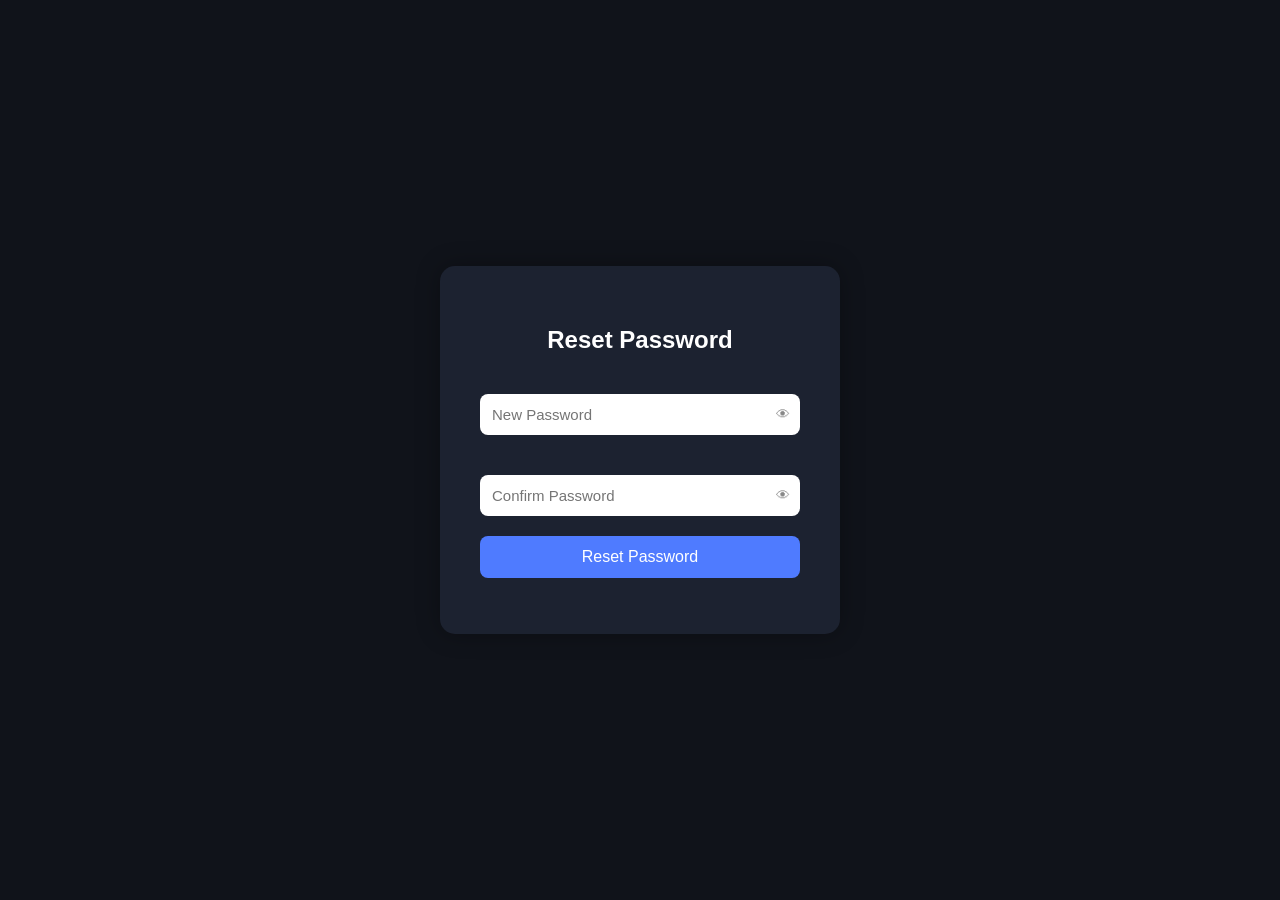
<file: reset-password.html>
<!DOCTYPE html>
<html lang="en">

<head>
    <meta charset="UTF-8">
    <meta name="viewport" content="width=device-width, initial-scale=1.0">
    <title>Reset Password</title>
    <link rel="icon" type="image/x-icon" href="/favicon.ico">
    <link rel="icon" type="image/png" sizes="32x32" href="/favicon-32x32.png">
    <link rel="icon" type="image/png" sizes="16x16" href="/favicon-16x16.png">
    <link rel="apple-touch-icon" sizes="180x180" href="/apple-touch-icon.png">
    <link rel="manifest" href="/site.webmanifest">
    <link rel="stylesheet" href="css/forgot-password.css">
</head>

<body>
    <div class="container">
        <div class="card">
            <h2>Reset Password</h2>
            <form id="resetForm">
                <div class="input-wrap">
                    <input type="password" id="password" placeholder="New Password" required>
                    <button type="button" class="toggle-eye" data-target="password">👁</button>
                </div>
                <div class="input-wrap">
                    <input type="password" id="confirm" placeholder="Confirm Password" required>
                    <button type="button" class="toggle-eye" data-target="confirm">👁</button>
                </div>
                <button type="submit" id="resetSubmitBtn">Reset Password</button>
            </form>
            <p id="message"></p>
        </div>
    </div>
    <script src="js/common.js"></script>
    <script src="js/reset-password.js"></script>
</body>

</html>
</file>
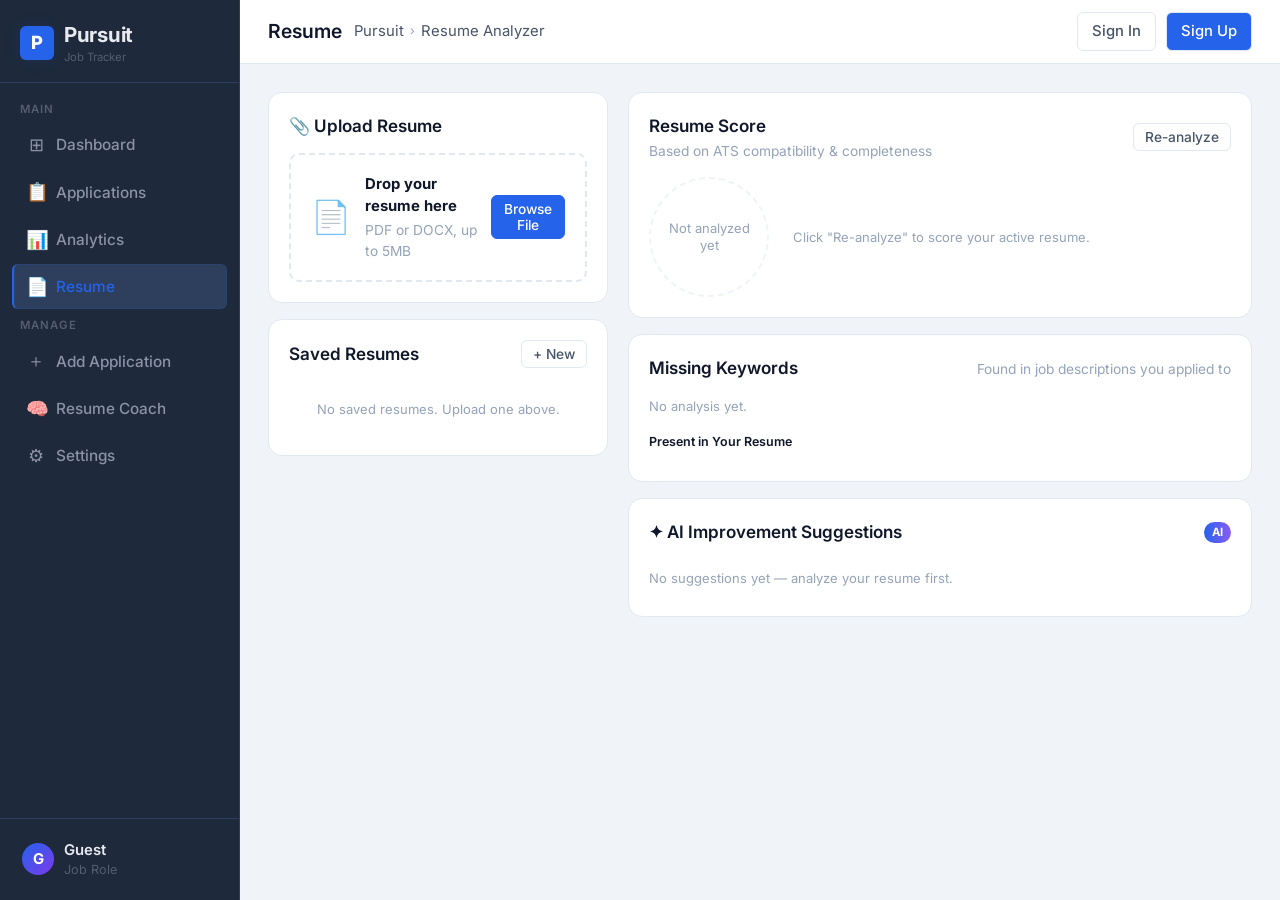
<file: resume.html>
<!DOCTYPE html>
<html lang="en">

<head>
    <meta charset="UTF-8" />
    <script src="js/theme-init.js"></script>
    <meta name="viewport" content="width=device-width, initial-scale=1.0" />
    <title>Resume — Pursuit</title>
    <link rel="icon" type="image/x-icon" href="/favicon.ico">
    <link rel="icon" type="image/png" sizes="32x32" href="/favicon-32x32.png">
    <link rel="icon" type="image/png" sizes="16x16" href="/favicon-16x16.png">
    <link rel="apple-touch-icon" sizes="180x180" href="/apple-touch-icon.png">
    <link rel="manifest" href="/site.webmanifest">
    <link rel="stylesheet" href="css/common.css" />
    <link rel="stylesheet" href="css/resume.css" />
</head>
<body>
    <div class="app-layout">
        <aside class="sidebar">
            <div class="sidebar-logo">
                <div class="logo-initial">
                    P
                </div>
                <div>
                    <span class="logo-text">Pursuit</span>
                    <span class="logo-tagline">Job Tracker</span>
                </div>
            </div>
            <div class="sidebar-section">
                <span class="sidebar-section-label">Main</span>
                <ul class="sidebar-nav">
                    <li>
                        <a href="dashboard.html">
                            <span class="nav-icon">⊞</span> Dashboard
                        </a>
                    </li>
                    <li>
                        <a href="applications.html">
                            <span class="nav-icon">📋</span> Applications
                        </a>
                    </li>
                    <li>
                        <a href="analytics.html">
                            <span class="nav-icon">📊</span> Analytics
                        </a>
                    </li>
                    <li>
                        <a href="resume.html" class="active">
                            <span class="nav-icon">📄</span> Resume
                        </a>
                    </li>
                </ul>
                <span class="sidebar-section-label">Manage</span>
                <ul class="sidebar-nav">
                    <li>
                        <a href="add_application.html" class="add-application">
                            <span class="nav-icon">＋</span>  Add Application
                        </a>
                    </li>
                    <li>
                        <a href="resume-coach.html">
                            <span class="nav-icon">🧠</span> Resume Coach
                        </a>
                    </li>
                    <li>
                        <a href="settings.html">
                            <span class="nav-icon">⚙</span> Settings
                        </a>
                    </li>
                </ul>
            </div>
            <div class="sidebar-bottom">
                <div class="sidebar-user">
                    <div class="user-avatar">RS</div>
                    <div class="user-info">
                        <span class="user-name">Ravit Srivastava</span>
                        <span class="user-role">Job Seeker</span>
                    </div>
                </div>
            </div>
        </aside>
        <div class="sidebar-overlay"></div>
        <main class="main-content">
            <header class="header">
                <div class="header-left">
                    <button class="sidebar-toggle" aria-label="Open menu"><span></span><span></span><span></span></button>
                <h1 class="header-title">Resume</h1>
                    <span class="header-breadcrumb">
                        <span>Pursuit</span>
                        <span class="sep">›</span>
                        <span>Resume Analyzer</span>
                    </span>
                </div>
                <div class="header-right">
                    <div id="authedBox" style="display:flex; align-items:center; gap:12px;">
                        <div class="header-avatar">RS</div>
                        <div class="header-user-info">
                            <span class="h-name">Ravit Srivastava</span>
                            <span class="h-email">ravitsrivastava3@gmail.com</span>
                        </div>
                        <button id="logoutBtn" class="header-btn" style="cursor:pointer;border:none;">Logout</button>
                    </div>
                    <div id="guestBox" style="display:none; align-items:center; gap:10px;">
                        <a href="signin.html" class="header-btn">Sign In</a>
                        <a href="signup.html" class="header-btn" style="background:var(--accent);color:#fff;">Sign Up</a>
                    </div>
                </div>
            </header>

            <div class="page-body" data-page-skeleton>
                <div class="resume-grid">
                    <div class="left-col">
                        <div class="card"><div class="skeleton" style="height:120px;width:100%;"></div></div>
                        <div class="card"><div class="skeleton" style="height:220px;width:100%;"></div></div>
                    </div>
                    <div class="right-col">
                        <div class="card"><div class="skeleton" style="height:180px;width:100%;"></div></div>
                        <div class="card"><div class="skeleton" style="height:120px;width:100%;"></div></div>
                        <div class="card"><div class="skeleton" style="height:120px;width:100%;"></div></div>
                    </div>
                </div>
            </div>
            <div class="page-body" data-page-content style="display:none">
                <div class="resume-grid">
                    <div class="left-col">
                        <div class="card upload-card">
                            <div class="card-title" style="margin-bottom:14px">📎 Upload Resume</div>
                            <div class="resume-drop" id="resumeDrop">
                                <span class="rd-icon">📄</span>
                                <div>
                                    <strong>Drop your resume here</strong>
                                    <p>PDF or DOCX, up to 5MB</p>
                                </div>
                                <input type="file" accept=".pdf,.docx" style="display:none" id="resumeFile" />
                                <button class="btn btn-primary btn-sm">Browse File</button>
                            </div>
                        </div>
                        <div class="card">
                            <div class="card-header">
                                <div class="card-title">Saved Resumes</div>
                                <button class="btn btn-secondary btn-sm" id="newResumeBtn">+ New</button>
                            </div>
                            <div class="resume-list">
                                <div class="resume-item active-resume">
                                    <span class="ri-icon">📄</span>
                                    <div class="ri-info">
                                        <strong>Alex_Johnson_SWE_2026.pdf</strong>
                                        <span>Uploaded Jul 3, 2026 · 1.2 MB</span>
                                    </div>
                                    <div class="ri-actions">
                                        <span class="ri-active-badge">Active</span>
                                        <button class="act-btn" data-tooltip="Download">⬇</button>
                                        <button class="act-btn danger" data-tooltip="Delete">🗑</button>
                                    </div>
                                </div>
                                <div class="resume-item">
                                    <span class="ri-icon">📄</span>
                                    <div class="ri-info">
                                        <strong>Alex_Johnson_PM_2026.pdf</strong>
                                        <span>Uploaded Jun 20, 2026 · 980 KB</span>
                                    </div>
                                    <div class="ri-actions">
                                        <button class="btn btn-secondary btn-sm">Set Active</button>
                                        <button class="act-btn" data-tooltip="Download">⬇</button>
                                        <button class="act-btn danger" data-tooltip="Delete">🗑</button>
                                    </div>
                                </div>
                                <div class="resume-item">
                                    <span class="ri-icon">📄</span>
                                    <div class="ri-info">
                                        <strong>Alex_Johnson_Generic.pdf</strong>
                                        <span>Uploaded May 14, 2026 · 1.0 MB</span>
                                    </div>
                                    <div class="ri-actions">
                                        <button class="btn btn-secondary btn-sm">Set Active</button>
                                        <button class="act-btn" data-tooltip="Download">⬇</button>
                                        <button class="act-btn danger" data-tooltip="Delete">🗑</button>
                                    </div>
                                </div>
                            </div>
                        </div>
                    </div>
                    <div class="right-col">
                        <div class="card score-card">
                            <div class="card-header">
                                <div>
                                    <div class="card-title">Resume Score</div>
                                    <div class="card-subtitle">Based on ATS compatibility & completeness</div>
                                </div>
                                <button class="btn btn-secondary btn-sm" id="reanalyzeBtn">Re-analyze</button>
                            </div>
                            <div class="score-body">        
                                <div class="score-circle-wrap">
                                    
                                </div>
                                <div class="score-breakdown" id="scoreBreakdown"></div>
                            </div>
                        </div>
                        <div class="card">
                            <div class="card-header">
                                <div class="card-title">Missing Keywords</div>
                                <div class="card-subtitle" id="keywordSubtitle">Found in job descriptions you applied to</div>
                            </div>
                            <div class="keyword-chips missing" id="missingKeywordChips"></div>
                            <div class="card-title" style="margin-top:16px;margin-bottom:10px;font-size:12.5px">Present in Your Resume</div>
                            <div class="keyword-chips present" id="presentKeywordChips"></div>
                        </div>
                        <div class="card">
                            <div class="card-header">
                                <div class="card-title">✦ AI Improvement Suggestions</div>
                                <span class="ai-badge-sm">AI</span>
                            </div>
                            <div class="suggestion-list" id="suggestionList"></div>
                        </div>
                    </div>
                </div>
            </div>
        </main>
    </div>
    <script src="js/common.js"></script>
    <script src="js/data.js"></script>
    <script src="js/resume.js"></script>
</body>
</html>
</file>
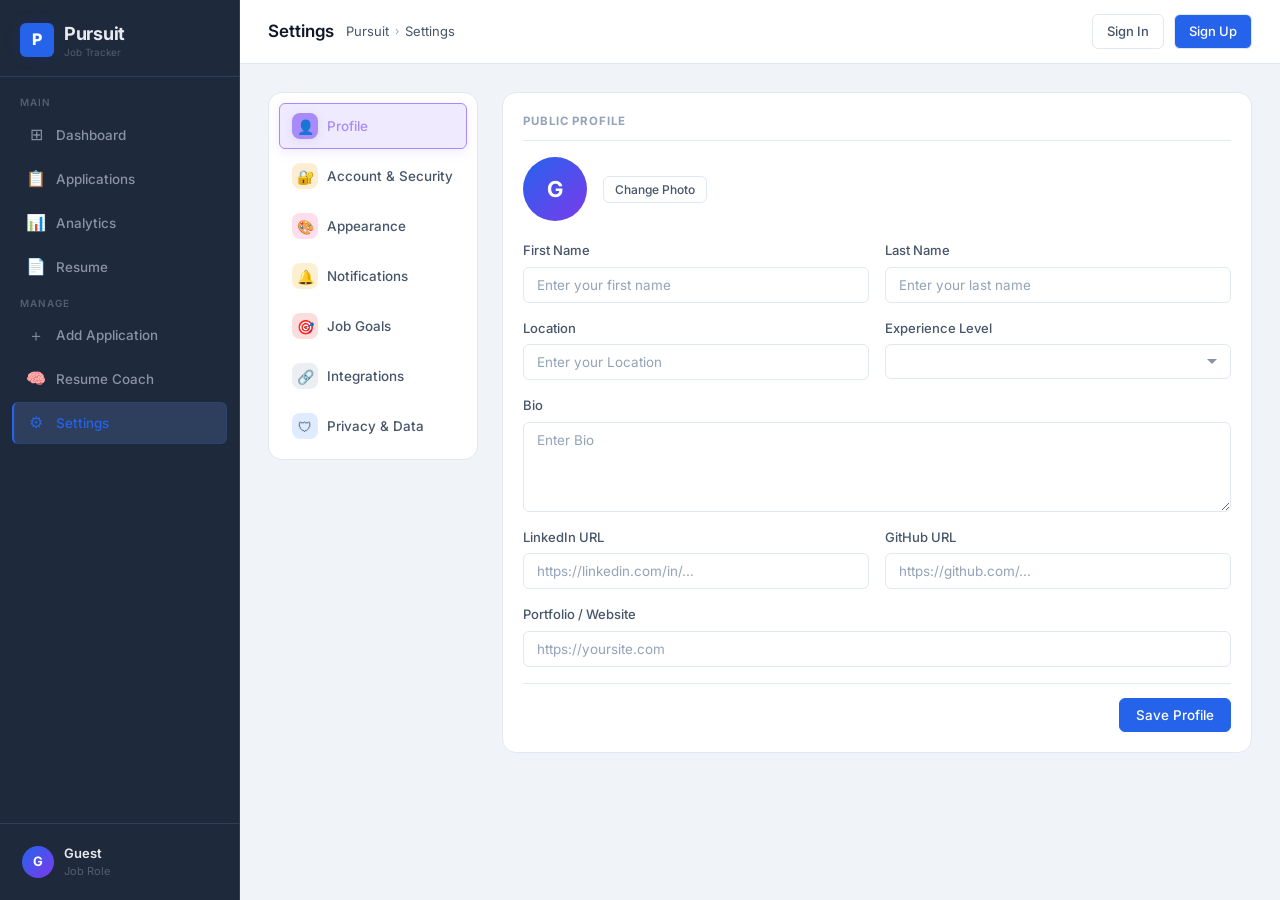
<file: settings.html>
<!DOCTYPE html>
<html lang="en">
<head>
    <meta charset="UTF-8">
    <script src="js/theme-init.js"></script>
    <meta name="viewport" content="width=device-width, initial-scale=1.0">
    <title>Pursuit - Settings</title>
    <link rel="icon" type="image/x-icon" href="/favicon.ico">
    <link rel="icon" type="image/png" sizes="32x32" href="/favicon-32x32.png">
    <link rel="icon" type="image/png" sizes="16x16" href="/favicon-16x16.png">
    <link rel="apple-touch-icon" sizes="180x180" href="/apple-touch-icon.png">
    <link rel="manifest" href="/site.webmanifest">
    <link rel="stylesheet" href="css/common.css">
    <link rel="stylesheet" href="css/settings.css">
</head>
<body>
    <div class="app-layout">
        <aside class="sidebar">
            <div class="sidebar-logo">
                <div class="logo-initial">
                    P
                </div>
                <div>
                    <span class="logo-text">Pursuit</span>
                    <span class="logo-tagline">Job Tracker</span>
                </div>
            </div>
            <div class="sidebar-section">
                <span class="sidebar-section-label">Main</span>
                <ul class="sidebar-nav">
                    <li>
                        <a href="dashboard.html">
                            <span class="nav-icon">⊞</span> Dashboard
                        </a>
                    </li>
                    <li>
                        <a href="applications.html">
                            <span class="nav-icon">📋</span> Applications
                        </a>
                    </li>
                    <li>
                        <a href="analytics.html">
                            <span class="nav-icon">📊</span> Analytics
                        </a>
                    </li>
                    <li>
                        <a href="resume.html">
                            <span class="nav-icon">📄</span> Resume
                        </a>
                    </li>
                </ul>
                <span class="sidebar-section-label">Manage</span>
                <ul class="sidebar-nav">
                    <li>
                        <a href="add_application.html" class="add-application">
                            <span class="nav-icon">＋</span>  Add Application
                        </a>
                    </li>
                    <li>
                        <a href="resume-coach.html">
                            <span class="nav-icon">🧠</span> Resume Coach
                        </a>
                    </li>
                    <li>
                        <a href="settings.html" class="active">
                            <span class="nav-icon">⚙</span> Settings
                        </a>
                    </li>
                </ul>
            </div>
            <div class="sidebar-bottom">
                <div class="sidebar-user">
                    <div class="user-avatar">RS</div>
                    <div class="user-info">
                        <span class="user-name">Ravit Srivastava</span>
                        <span class="user-role">Job Seeker</span>
                    </div>
                </div>
            </div>
        </aside>
        <div class="sidebar-overlay"></div>
        <main class="main-content">
            <header class="header">
                <div class="header-left">
                    <button class="sidebar-toggle" aria-label="Open menu"><span></span><span></span><span></span></button>
                <h1 class="header-title">Settings</h1>
                    <span class="header-breadcrumb">
                        <span>Pursuit</span>
                        <span class="sep">›</span>
                        <span>Settings</span>
                    </span>
                </div>
                <div class="header-right">
                    <div id="authedBox" style="display:flex; align-items:center; gap:12px;">
                        <div class="header-avatar">RS</div>
                        <div class="header-user-info">
                            <span class="h-name">Ravit Srivastava</span>
                            <span class="h-email">ravitsrivastava3@gmail.com</span>
                        </div>
                        <button id="logoutBtn" class="header-btn" style="cursor:pointer;border:none;">Logout</button>
                    </div>
                    <div id="guestBox" style="display:none; align-items:center; gap:10px;">
                        <a href="signin.html" class="header-btn">Sign In</a>
                        <a href="signup.html" class="header-btn" style="background:var(--accent);color:#fff;">Sign Up</a>
                    </div>
                </div>
            </header>
    
            <div class="page-body">
                <div class="settings-layout">
                    <aside class="settings-nav">
                        <ul>
                            <li><a href="#" class="sn-link active"
                                    onclick="showTab('profile',this);return false;"><span>👤</span> Profile</a></li>
                            <li><a href="#" class="sn-link" onclick="showTab('account',this);return false;"><span>🔐</span>
                                    Account &amp; Security</a></li>
                            <li><a href="#" class="sn-link"
                                    onclick="showTab('appearance',this);return false;"><span>🎨</span> Appearance</a></li>
                            <li><a href="#" class="sn-link"
                                    onclick="showTab('notifications',this);return false;"><span>🔔</span> Notifications</a>
                            </li>
                            <li><a href="#" class="sn-link" onclick="showTab('goals',this);return false;"><span>🎯</span>
                                    Job Goals</a></li>
                            <li><a href="#" class="sn-link"
                                    onclick="showTab('integrations',this);return false;"><span>🔗</span> Integrations</a>
                            </li>
                            <li><a href="#" class="sn-link" onclick="showTab('privacy',this);return false;"><span>🛡</span>
                                    Privacy &amp; Data</a></li>
                        </ul>
                    </aside>
    
                    <div class="settings-content" data-page-skeleton>
                        <div class="card">
                            <div class="skeleton" style="height:70px;width:70px;border-radius:50%;margin-bottom:16px;"></div>
                            <div class="skeleton" style="height:36px;width:100%;margin-bottom:12px;"></div>
                            <div class="skeleton" style="height:36px;width:100%;margin-bottom:12px;"></div>
                            <div class="skeleton" style="height:36px;width:100%;margin-bottom:12px;"></div>
                            <div class="skeleton" style="height:80px;width:100%;"></div>
                        </div>
                    </div>
                    <div class="settings-content" data-page-content style="display:none">
    
                        <div class="settings-tab active" id="tab-profile">
                            <div class="card">
                                <div class="settings-section-title">Public Profile</div>
                                <div class="avatar-edit">
                                    <div class="big-avatar" id="bigAvatar">G</div>
                                    <div>
                                        <button class="btn btn-secondary btn-sm" id="changePhotoBtn">Change Photo</button>
                                        <button class="btn btn-secondary btn-sm" id="removePhotoBtn" style="display:none;margin-left:8px;">Remove Photo</button>
                                        <input type="file" id="avatarFileInput" accept="image/png, image/jpeg, image/webp" style="display:none" />
                                    </div>
                                </div>
                                <div class="form-row form-row-2">
                                    <div class="form-group"><label class="form-label">First Name</label><input class="form-control" type="text" id="profileFirstName"
                                            value="" placeholder="Enter your first name"/></div>
                                    <div class="form-group"><label class="form-label">Last Name</label><input class="form-control" type="text" id="profileLastName"
                                            value="" placeholder="Enter your last name"/></div>
                                </div>
                                <div class="form-row form-row-2">
                                    <div class="form-group"><label class="form-label">Location</label><input class="form-control" type="text" id="profileLocation"
                                            value="" placeholder="Enter your Location"/></div>
                                    <div class="form-group"><label class="form-label">Experience Level</label>
                                        <select class="form-control" id="profileExperience" required>
                                            <option value="" selected hidden></option>
                                            <option>Entry Level (0–2 yrs)</option>
                                            <option>Mid Level (3–5 yrs)</option>
                                            <option>Senior Level (6–10 yrs)</option>
                                            <option>Staff / Principal (10+ yrs)</option>
                                        </select>
                                    </div>
                                </div>
                                <div class="form-group"><label class="form-label">Bio</label><textarea class="form-control" id="profileBio"
                                        rows="3" placeholder="Enter Bio"></textarea>
                                </div>
                                <div class="form-row form-row-2">
                                    <div class="form-group"><label class="form-label">LinkedIn URL</label><input class="form-control" type="url" id="profileLinkedin"
                                            placeholder="https://linkedin.com/in/..." />
                                    </div>
                                    <div class="form-group"><label class="form-label">GitHub URL</label><input class="form-control" type="url" id="profileGithub"
                                            placeholder="https://github.com/..." /></div>
                                </div>
                                <div class="form-group"><label class="form-label">Portfolio / Website</label><input class="form-control" id="profilePortfolio"
                                        type="url" placeholder="https://yoursite.com" /></div>
                                <div class="save-row"><button class="btn btn-primary" id="saveProfileBtn">Save Profile</button></div>
                            </div>
                        </div>

                        <div class="settings-tab" id="tab-account">
                            <div class="card" style="margin-bottom:16px">
                                <div class="settings-section-title">Email Address</div>
                                <div class="form-group">
                                    <label class="form-label">Email</label>
                                    <div class="email-display"><input class="form-control" type="email" id="currentEmail"
                                            value="alex@email.com" readonly />
                                    </div>
                                </div>
                            </div>
                            <div class="card" style="margin-bottom:16px">
                                <div class="settings-section-title">Change Password</div>
                                <div class="form-group"><label class="form-label">Current Password</label><input
                                        class="form-control" id="currentPassword" type="password" placeholder="••••••••" />
                                    <button type="button" class="toggle-password" data-target="current_password" style="position: absolute; right: 10px; bottom: 8px; background: none; border: none; cursor: pointer;">👁️</button>
                                </div>
                                <div class="form-row form-row-2">
                                    <div class="form-group"><label class="form-label">New Password</label><input
                                            class="form-control" id="newPassword" type="password" placeholder="Min. 8 characters" />
                                        <button type="button" class="toggle-password" data-target="new_password" style="position: absolute; right: 10px; bottom: 8px; background: none; border: none; cursor: pointer;">👁️</button>
                                    </div>
                                    <div class="form-group"><label class="form-label">Confirm New Password</label><input
                                            class="form-control" id="confirmPassword" type="password" placeholder="Re-enter new password" />
                                        <button type="button" class="toggle-password" data-target="confirm_password" style="position: absolute; right: 10px; bottom: 8px; background: none; border: none; cursor: pointer;">👁️</button>
                                    </div>
                                </div>
                                <div class="save-row"><button class="btn btn-primary" id="updatePasswordBtn">Update Password</button></div>
                            </div>
                            <div class="card" style="margin-bottom:16px">
                                <div class="settings-section-title">Two-Factor Authentication</div>
                                <div style="display:flex;align-items:center;gap:8px;background:var(--warning-bg);color:var(--warning);border:1px solid var(--warning);border-radius:8px;padding:10px 14px;margin:12px 0;font-size:13px;">
                                    <span>🚧</span>
                                    <span>Coming soon — toggling this does not currently protect your account. No 2FA is enforced at sign-in yet.</span>
                                </div>
                                <div class="toggle-row">
                                    <div><strong>Authenticator App</strong>
                                        <p class="hint-text">Use an authenticator app for enhanced security.</p>
                                    </div><label class="toggle-switch"><input type="checkbox" id="tfa-app" /><span
                                            class="toggle-track"></span></label>
                                </div>
                                <div class="toggle-row">
                                    <div><strong>SMS Authentication</strong>
                                        <p class="hint-text">Receive a code via text message when you log in.</p>
                                    </div><label class="toggle-switch"><input type="checkbox" id="tfa-sms" checked /><span
                                            class="toggle-track"></span></label>
                                </div>
                            </div>
                            <div class="card danger-zone">
                                <div class="settings-section-title" style="color:var(--danger)">Danger Zone</div>
                                <div class="dz-item">
                                    <div><strong>Export All Data</strong>
                                        <p class="hint-text">Download all your application data as a CSV file.</p>
                                    </div><button class="btn btn-secondary btn-sm" id="exportDataBtn">⬇ Export</button>
                                </div>
                                <div class="dz-item">
                                    <div><strong>Delete Account</strong>
                                        <p class="hint-text">Permanently delete your account. Cannot be undone.</p>
                                    </div><button class="btn btn-danger btn-sm" id="deleteAccountBtn">Delete Account</button>
                                </div>
                            </div>
                        </div>

                        <div class="settings-tab" id="tab-appearance">
    
                            <div class="card" style="margin-bottom:16px">
                                <div class="settings-section-title">Theme Mode</div>
                                <p class="section-desc">Choose how Pursuit looks. System mode follows your OS preference.
                                </p>
                                <div class="theme-cards">
    
                                    <div class="theme-card" id="thm-dark" onclick="setTheme('dark',this)">
                                        <div class="tc-preview dark-preview">
                                            <div class="tcp-sidebar"></div>
                                            <div class="tcp-body">
                                                <div class="tcp-bar"></div>
                                                <div class="tcp-row"></div>
                                                <div class="tcp-row short"></div>
                                            </div>
                                        </div>
                                        <div class="tc-label"><span class="tc-check" id="chk-dark"></span><span>Dark</span>
                                        </div>
                                    </div>
    
                                    <div class="theme-card" id="thm-light" onclick="setTheme('light',this)">
                                        <div class="tc-preview light-preview">
                                            <div class="tcp-sidebar"></div>
                                            <div class="tcp-body">
                                                <div class="tcp-bar"></div>
                                                <div class="tcp-row"></div>
                                                <div class="tcp-row short"></div>
                                            </div>
                                        </div>
                                        <div class="tc-label"><span class="tc-check"
                                                id="chk-light"></span><span>Light</span></div>
                                    </div>
    
                                    <div class="theme-card" id="thm-system" onclick="setTheme('system',this)">
                                        <div class="tc-preview system-preview">
                                            <div class="tcp-half dark-half">
                                                <div class="tcp-sidebar"></div>
                                            </div>
                                            <div class="tcp-half light-half">
                                                <div class="tcp-sidebar"></div>
                                            </div>
                                        </div>
                                        <div class="tc-label"><span class="tc-check"
                                                id="chk-system"></span><span>System</span></div>
                                    </div>
    
                                </div>
                            </div>
    
                            <div class="card" style="margin-bottom:16px">
                                <div class="settings-section-title">Accent Color</div>
                                <p class="section-desc">Pick the primary color used throughout the interface.</p>
                                <div class="accent-grid">
                                    <button class="accent-swatch" data-color="#4f8ef7"
                                        style="background:#4f8ef7" title="Blue" ></button>
                                    <button class="accent-swatch" data-color="#8b5cf6"
                                        style="background:#8b5cf6" title="Purple" ></button>
                                    <button class="accent-swatch" data-color="#06b6d4"
                                        style="background:#06b6d4" title="Cyan" ></button>
                                    <button class="accent-swatch" data-color="#22c55e"
                                        style="background:#22c55e" title="Green" ></button>
                                    <button class="accent-swatch" data-color="#f59e0b"
                                        style="background:#f59e0b" title="Amber" ></button>
                                    <button class="accent-swatch" data-color="#ef4444"
                                        style="background:#ef4444" title="Red" ></button>
                                    <button class="accent-swatch" data-color="#ec4899"
                                        style="background:#ec4899" title="Pink" ></button>
                                    <button class="accent-swatch" data-color="#14b8a6"
                                        style="background:#14b8a6" title="Teal" ></button>
                                </div>
                                <div class="custom-accent-row">
                                    <label class="form-label">Custom Color</label>
                                    <div class="custom-accent-input">
                                        <input type="color" id="customAccent" value="#4f8ef7"/>
                                        <input class="form-control" type="text" id="customAccentHex" value="#4f8ef7"
                                            placeholder="#4f8ef7" style="width:110px"  />
                                        <button class="btn btn-secondary btn-sm" id="applyCustomAccent">Apply</button>
                                    </div>
                                </div>
                            </div>

                            <div class="card" style="margin-bottom:16px">
                                <div class="settings-section-title">Font Size</div>
                                <div class="font-size-opts">
                                    <button class="fs-opt" >Small</button>
                                    <button class="fs-opt" >Medium</button>
                                    <button class="fs-opt" >Large</button>
                                    <button class="fs-opt" >X-Large</button>
                                </div>
                                <p class="hint-text" style="margin-top:8px">Changes the base font size across the
                                    application.</p>
                            </div>
    
                            <div class="card">
                                <div class="settings-section-title">Interface Preferences</div>
                                <div class="toggle-row">
                                    <div><strong>Compact Table View</strong>
                                        <p class="hint-text">Reduce row height in the Applications table for more density.
                                        </p>
                                    </div><label class="toggle-switch"><input type="checkbox" id="compactToggle" /><span
                                            class="toggle-track"></span></label>
                                </div>
                                <div class="toggle-row">
                                    <div><strong>Show Status Emojis</strong>
                                        <p class="hint-text">Display emoji icons next to application status labels.</p>
                                    </div><label class="toggle-switch"><input type="checkbox" checked id="emojiToggle" /><span
                                            class="toggle-track"></span></label>
                                </div>
                            </div>
    
                        </div>
    
                        <div class="settings-tab" id="tab-notifications">
                            <div class="card">
                                <div class="settings-section-title">Email Notifications</div>
                                <div style="display:flex;align-items:center;gap:8px;background:var(--warning-bg);color:var(--warning);border:1px solid var(--warning);border-radius:8px;padding:10px 14px;margin:12px 0;font-size:13px;">
                                    <span>🚧</span>
                                    <span>Coming soon — your preferences are saved, but emails aren't sent yet.</span>
                                </div>
                                <div class="toggle-row">
                                    <div><strong>Weekly Summary</strong>
                                        <p class="hint-text">A weekly digest of your application activity and insights.</p>
                                    </div><label class="toggle-switch"><input type="checkbox" checked id="notif-weekly" /><span
                                            class="toggle-track"></span></label>
                                </div>
                                <div class="toggle-row">
                                    <div><strong>Interview Reminders</strong>
                                        <p class="hint-text">Reminders 24hrs and 1hr before scheduled interviews.</p>
                                    </div><label class="toggle-switch"><input type="checkbox" checked id="notif-interview" /><span
                                            class="toggle-track"></span></label>
                                </div>
                                <div class="toggle-row">
                                    <div><strong>Follow-up Nudges</strong>
                                        <p class="hint-text">Reminders to follow up on applications with no response after 7
                                            days.</p>
                                    </div><label class="toggle-switch"><input type="checkbox" checked id="notif-followup" /><span
                                            class="toggle-track"></span></label>
                                </div>
                                <div class="toggle-row">
                                    <div><strong>Resume Tips</strong>
                                        <p class="hint-text">Occasional tips to improve your resume based on new job
                                            postings.</p>
                                    </div><label class="toggle-switch"><input type="checkbox" id="notif-tips" /><span
                                            class="toggle-track"></span></label>
                                </div>
                                <div class="toggle-row">
                                    <div><strong>Product Updates</strong>
                                        <p class="hint-text">New features, improvements, and announcements from Pursuit.</p>
                                    </div><label class="toggle-switch"><input type="checkbox" id="notif-updates" /><span
                                            class="toggle-track"></span></label>
                                </div>
                                <div class="settings-section-title" style="margin-top:20px">Email Frequency</div>
                                <div class="form-group"><select class="form-control" id="emailFrequency">
                                        <option>Daily</option>
                                        <option selected>Weekly</option>
                                        <option>Monthly</option>
                                        <option>Never</option>
                                    </select></div>
                                <div class="save-row"><button class="btn btn-primary" id="saveNotifBtn">Save Preferences</button></div>
                            </div>
                        </div>
    
                        <div class="settings-tab" id="tab-goals">
                            <div class="card">
                                <div class="settings-section-title">Job Search Goals</div>
                                <div class="form-row form-row-2">
                                    <div class="form-group"><label class="form-label">Target Role</label><input
                                            class="form-control" id="goalRole" type="text" placeholder="Enter Target Role" /></div>
                                    <div class="form-group"><label class="form-label">Target Industry</label>
                                        <select class="form-control" id="goalIndustry">
                                            <option selected hidden>Choose Target Industry</option>
                                            <option>Technology</option>
                                            <option>Finance</option>
                                            <option>Healthcare</option>
                                            <option>E-commerce</option>
                                            <option>Other</option>
                                        </select>
                                    </div>
                                </div>
                                <div class="form-row form-row-2">
                                    <div class="form-group"><label class="form-label">Min. Salary Target </label><input
                                            class="form-control" id="goalSalary" type="number" placeholder="Target Minimum Salary"/></div>
                                    <div class="form-group"><label class="form-label">Target Locations</label><input
                                            class="form-control" id="goalLocations" type="text" placeholder="Enter your target Location" />
                                    </div>
                                </div>
                                <div class="form-group">
                                    <label class="form-label">Applications per Week Goal</label>
                                    <div class="goal-slider">
                                        <input type="range" min="1" max="50" value="8" id="appGoal"/>
                                        <span id="appGoalVal">8</span>
                                    </div>
                                </div>
                                <div class="form-group">
                                    <label class="form-label">Job Type Preference</label>
                                    <div class="checkbox-group">
                                        <label class="checkbox-label"><input type="checkbox" id="jt-fulltime"  /> Full-Time</label>
                                        <label class="checkbox-label"><input type="checkbox" id="jt-remote"  /> Remote</label>
                                        <label class="checkbox-label"><input type="checkbox" id="jt-contract" /> Contract</label>
                                        <label class="checkbox-label"><input type="checkbox" id="jt-parttime" /> Part-Time</label>
                                    </div>
                                </div>
                                <div class="form-group"><label class="form-label">Job Search Deadline</label><input
                                        class="form-control" id="goalDeadline" type="date" value="2026-09-30" /></div>
                                <div class="save-row"><button class="btn btn-primary" id="saveGoalsBtn">Save Goals</button></div>
                            </div>
                        </div>
    
                        <div class="settings-tab" id="tab-integrations">
                            <div class="card">
                                <div class="settings-section-title">Connected Integrations</div>
                                <div class="integration-list">
                                    <div class="integration-item">
                                        <div class="int-logo gh">🐙</div>
                                        <div class="int-info"><strong>GitHub</strong><span>Showcase your repositories on
                                                your profile</span></div><span class="int-badge">Not Connected</span><button
                                            class="btn btn-primary btn-sm" data-oauth="github">Connect</button>
                                    </div>
                                    <div class="integration-item">
                                        <div class="int-logo gc">G</div>
                                        <div class="int-info"><strong>Google Calendar</strong><span>Sync interview schedules
                                                to your calendar</span></div><span class="int-badge">Not
                                            Connected</span><button class="btn btn-primary btn-sm" data-oauth="google_calendar">Connect</button>
                                    </div>
                                </div>
                            </div>
                        </div>
    
                        <div class="settings-tab" id="tab-privacy">
                            <div class="card">
                                <div class="settings-section-title">Privacy Controls</div>
                                <div style="display:flex;align-items:center;gap:8px;background:var(--warning-bg);color:var(--warning);border:1px solid var(--warning);border-radius:8px;padding:10px 14px;margin:12px 0;font-size:13px;">
                                    <span>🚧</span>
                                    <span>Coming soon — these are saved but nothing reads them yet (no public profile, no analytics pipeline).</span>
                                </div>
                                <div class="toggle-row">
                                    <div><strong>Profile Visibility</strong>
                                        <p class="hint-text">Allow recruiters to discover your profile on Pursuit.</p>
                                    </div><label class="toggle-switch"><input type="checkbox" id="privacy-visibility" checked /><span
                                            class="toggle-track"></span></label>
                                </div>
                                <div class="toggle-row">
                                    <div><strong>Anonymous Analytics</strong>
                                        <p class="hint-text">Share anonymized usage data to help us improve Pursuit.</p>
                                    </div><label class="toggle-switch"><input type="checkbox" id="privacy-analytics" checked /><span
                                            class="toggle-track"></span></label>
                                </div>
                                <div class="toggle-row">
                                    <div><strong>AI Training Opt-In</strong>
                                        <p class="hint-text">Allow your resume and application data to improve our AI models
                                            (anonymized).</p>
                                    </div><label class="toggle-switch"><input type="checkbox" id="privacy-ai" /><span
                                            class="toggle-track"></span></label>
                                </div>
                                <div class="settings-section-title" style="margin-top:20px">Data Management</div>
                                <div class="data-action-row">
                                    <div><strong>Download Your Data</strong>
                                        <p class="hint-text">Request a full export of all your data.</p>
                                    </div><button class="btn btn-secondary btn-sm" id="requestExportBtn">Request Export</button>
                                </div>
                                <div class="data-action-row">
                                    <div><strong>Activity Log</strong>
                                        <p class="hint-text">View a log of all login and account activity.</p>
                                    </div><button class="btn btn-secondary btn-sm" id="viewLogBtn">View Log</button>
                                </div>
                                <div class="save-row"><button class="btn btn-primary" id="savePrivacyBtn">Save Privacy Settings</button></div>
                            </div>
                        </div>
                    </div>
                </div>
            </div>
        </main>
    </div>
    <script src="js/common.js"></script>
    <script src="js/data.js"></script>
    <script src="js/settings.js"></script>
</body>
</html>
</file>
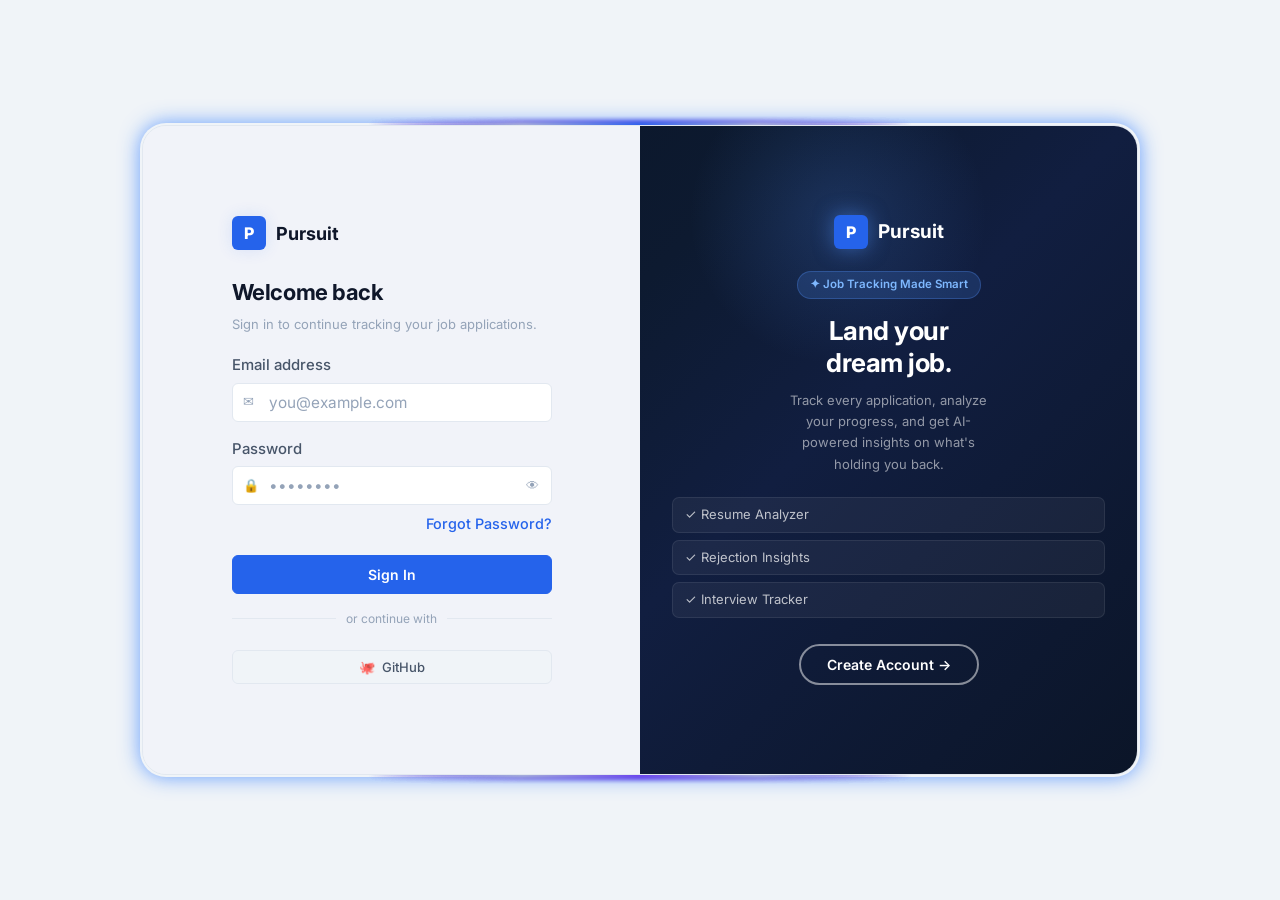
<file: signin.html>
<!DOCTYPE html>
<html lang="en">
<head>
    <meta charset="UTF-8">
    <script src="js/theme-init.js"></script>
    <meta name="viewport" content="width=device-width, initial-scale=1.0">
    <title>Pursuit - Sign-in</title>
    <link rel="icon" type="image/x-icon" href="/favicon.ico">
    <link rel="icon" type="image/png" sizes="32x32" href="/favicon-32x32.png">
    <link rel="icon" type="image/png" sizes="16x16" href="/favicon-16x16.png">
    <link rel="apple-touch-icon" sizes="180x180" href="/apple-touch-icon.png">
    <link rel="manifest" href="/site.webmanifest">
    <link rel="stylesheet" href="css/common.css">
    <link rel="stylesheet" href="css/signin.css">
</head>
<body class="auth-body">
    <div class="auth-glow">
        <div class="auth-wrapper" id="authWrapper">
            <div class="auth-panel signup-panel">
                <div class="auth-panel-inner">
                    <div class="auth-logo">
                        <div class="logo-icon">P</div>
                        <span class="logo-text">Pursuit</span>
                    </div>
                    <div class="auth-heading">
                        <h1>Create account</h1>
                        <p>Start tracking applications and land your dream job.</p>
                    </div>
                    <form class="auth-form" id="signupForm" action="dashboard.html">
                        <div class="form-row form-row-2">
                            <div class="form-group">
                                <label class="form-label" for="su_fname">First name <span class="required">*</span></label>
                                <input class="form-control" type="text" id="su_fname" placeholder="Alex" required />
                            </div>
                            <div class="form-group">
                                <label class="form-label" for="su_lname">Last name <span class="required">*</span></label>
                                <input class="form-control" type="text" id="su_lname" placeholder="Johnson" required />
                            </div>
                        </div>
                        <div class="form-group">
                            <label class="form-label" for="su_email">Email address <span class="required">*</span></label>
                            <div class="input-icon-wrap">
                                <span class="input-icon">✉</span>
                                <input class="form-control" type="email" id="su_email" placeholder="you@example.com" required />
                            </div>
                        </div>
                        <div class="form-group">
                            <label class="form-label" for="su_password">Password <span class="required">*</span></label>
                            <div class="input-icon-wrap">
                                <span class="input-icon">🔒</span>
                                <input class="form-control" type="password" id="su_password" placeholder="Min. 8 characters"
                                    required />
                                <button type="button" class="input-toggle-eye" data-target="su_password">👁</button>
                            </div>
                            <div class="pwd-strength">
                                <div class="strength-bars">
                                    <div class="strength-bar" id="sb1"></div>
                                    <div class="strength-bar" id="sb2"></div>
                                    <div class="strength-bar" id="sb3"></div>
                                    <div class="strength-bar" id="sb4"></div>
                                </div>
                                <span class="strength-label" id="strengthLabel">Enter a password</span>
                            </div>
                            <div class="form-check terms-check">
                                <input type="checkbox" id="su_terms" required />
                                <label for="su_terms">
                                    I agree to the <a href="terms-of-service.html" target="_blank" rel="noopener">Terms of Service</a>
                                    and <a href="privacy-policy.html" target="_blank" rel="noopener">Privacy Policy</a>
                                </label>
                            </div>
                        </div>
                        <button type="submit" class="btn btn-primary btn-auth">Create Free Account</button>
                        <div class="auth-divider">
                            <span>or sign up with</span>
                        </div>
                        <div class="social-btns">
                            <div class="gsi-wrap">
                                <div id="g_id_signup"></div>
                                <div class="gsi-loading-overlay"><span class="btn-spinner"></span>Signing in…</div>
                            </div>
                            <button type="button" class="social-btn" data-provider="github">
                                <span>🐙</span> GitHub
                            </button>
                        </div>
                    </form>
                </div>
            </div>
            <div class="auth-panel signin-panel">
                <div class="auth-panel-inner">
                    <div class="auth-logo">
                        <div class="logo-icon">P</div>
                        <span class="logo-text">Pursuit</span>
                    </div>
                    <div class="auth-heading">
                        <h1>Welcome back</h1>
                        <p>Sign in to continue tracking your job applications.</p>
                    </div>
                    <form class="auth-form" id="signinForm" action="dashboard.html">
                        <div class="form-group">
                            <label class="form-label" for="si_email">Email address</label>
                            <div class="input-icon-wrap">
                                <span class="input-icon">✉</span>
                                <input class="form-control" type="email" id="si_email" placeholder="you@example.com" required />
                            </div>
                            <div class="field-error" id="si_email_error"></div>
                        </div>
                        <div class="form-group">
                            <label class="form-label" for="si_password">
                                Password
                            </label>
                            <div class="input-icon-wrap">
                                <span class="input-icon">🔒</span>
                                <input class="form-control" type="password" id="si_password" placeholder="••••••••" required />
                                <button type="button" class="input-toggle-eye" data-target="si_password">👁</button>
                            </div>
                            <div class="field-error" id="si_password_error"></div>
                        </div>
                        <div class="forgot-password">
                            <a href="forgot-password.html" class="form-label-link">Forgot Password?</a>
                        </div>
                        <button type="submit" class="btn btn-primary btn-auth">Sign In</button>
                        <div class="auth-divider"><span>or continue with</span></div>
                        <div class="social-btns">
                            <div class="gsi-wrap">
                                <div id="g_id_signin"></div>
                                <div class="gsi-loading-overlay"><span class="btn-spinner"></span>Signing in…</div>
                            </div>
                            <button type="button" class="social-btn" data-provider="github">
                                <span>🐙</span> GitHub
                            </button>
                        </div>
                    </form>
                </div>
            </div>
            <div class="overlay-container">
                <div class="overlay">
                    <div class="overlay-panel overlay-left">
                        <div class="overlay-logo">
                            <div class="logo-icon-ov">P</div>
                            <span>Pursuit</span>
                        </div>
                        <div class="ov-stats">
                            <div class="ov-stat"><span class="ov-num">248</span><span class="ov-lbl">Apps Tracked</span></div>
                            <div class="ov-div"></div>
                            <div class="ov-stat"><span class="ov-num">32</span><span class="ov-lbl">Interviews</span></div>
                            <div class="ov-div"></div>
                            <div class="ov-stat"><span class="ov-num">5</span><span class="ov-lbl">Offers</span></div>
                        </div>
                        <h2>Already have<br />an account?</h2>
                        <p>Sign in to pick up right where you left off.</p>
                        <button class="ov-btn" id="toSignIn">Sign In →</button>
                    </div>
                    <div class="overlay-panel overlay-right">
                        <div class="overlay-logo">
                            <div class="logo-icon-ov">P</div>
                            <span>Pursuit</span>
                        </div>
                        <div class="ov-tagline">✦ Job Tracking Made Smart</div>
                        <h2>Land your<br />dream job.</h2>
                        <p>Track every application, analyze your progress, and get AI-powered insights on what's holding you
                            back.</p>
                        <div class="ov-features">
                            <div class="ov-feat">✓ Resume Analyzer</div>
                            <div class="ov-feat">✓ Rejection Insights</div>
                            <div class="ov-feat">✓ Interview Tracker</div>
                        </div>
                        <button class="ov-btn" id="toSignUp">Create Account →</button>
                    </div>
                </div>
            </div>
        </div>
    </div>
    <script src="https://accounts.google.com/gsi/client" async defer></script>
    <script src="js/common.js"></script>
    <script src="js/signin.js"></script>
</body>
</html>
</file>
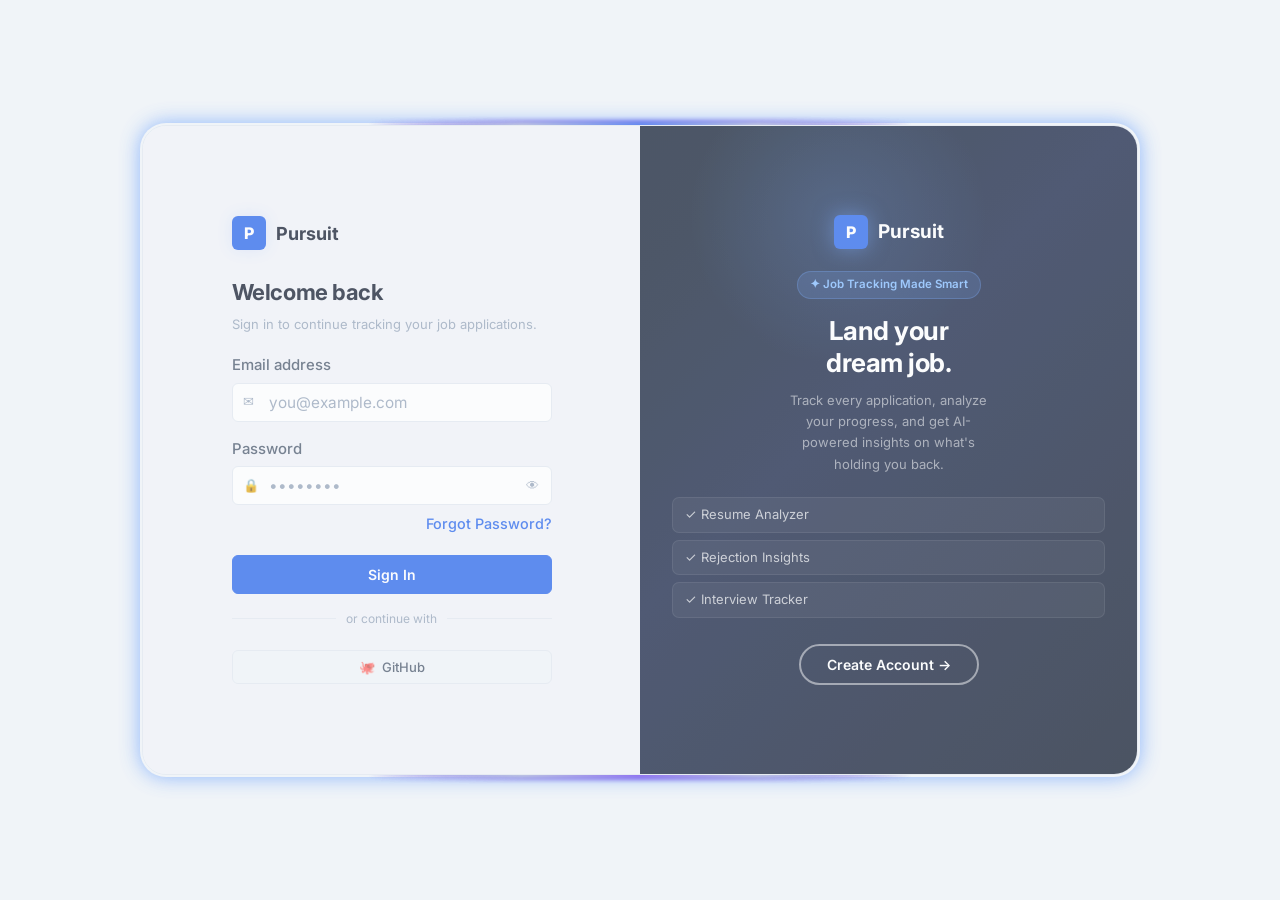
<file: signup.html>
<!DOCTYPE html>
<html lang="en">

<head>
    <meta charset="UTF-8" />
    <script src="js/theme-init.js"></script>
    <meta http-equiv="refresh" content="0; url=signin.html#signup" />
    <title>Pursuit — Sign Up</title>
    <link rel="icon" type="image/x-icon" href="/favicon.ico">
    <link rel="icon" type="image/png" sizes="32x32" href="/favicon-32x32.png">
    <link rel="icon" type="image/png" sizes="16x16" href="/favicon-16x16.png">
    <link rel="apple-touch-icon" sizes="180x180" href="/apple-touch-icon.png">
    <link rel="manifest" href="/site.webmanifest">
</head>

<body>
    <p>Redirecting... <a href="signin.html#signup">Click here if not redirected</a></p>
</body>

</html>
</file>
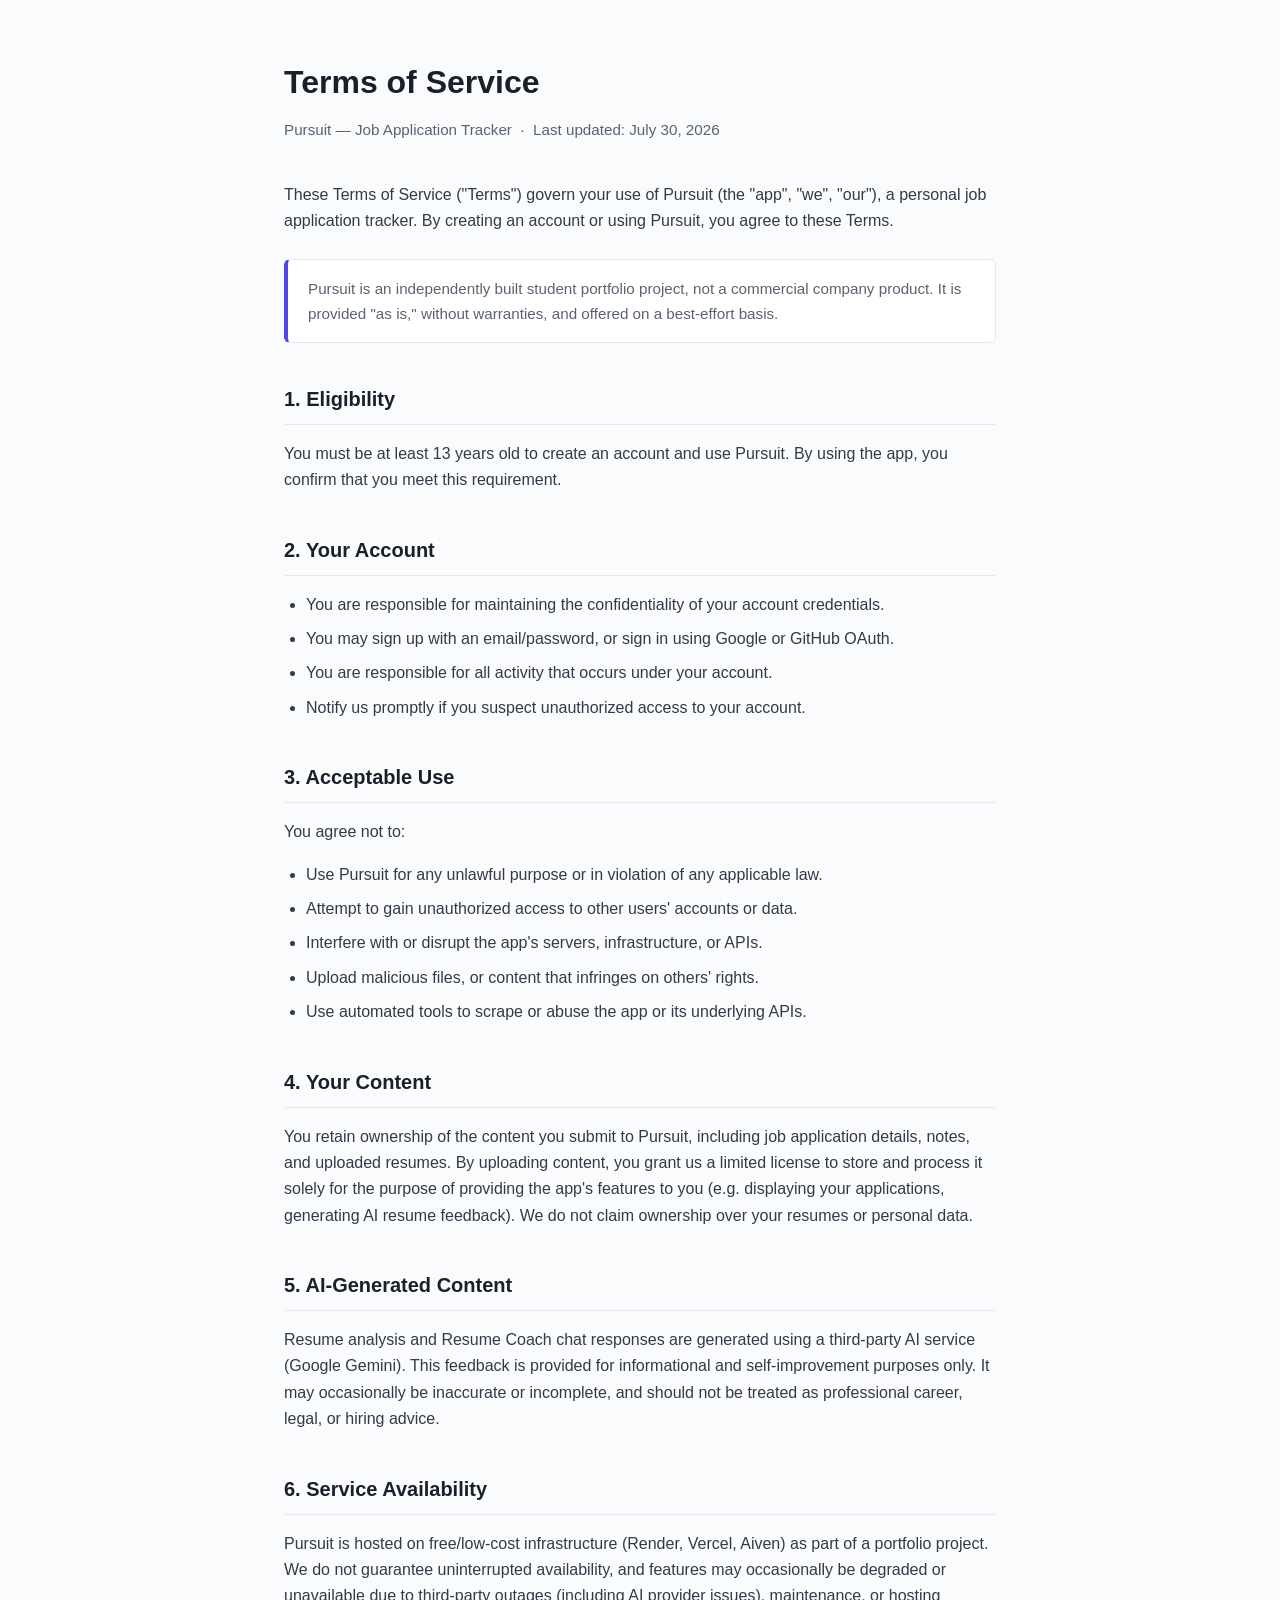
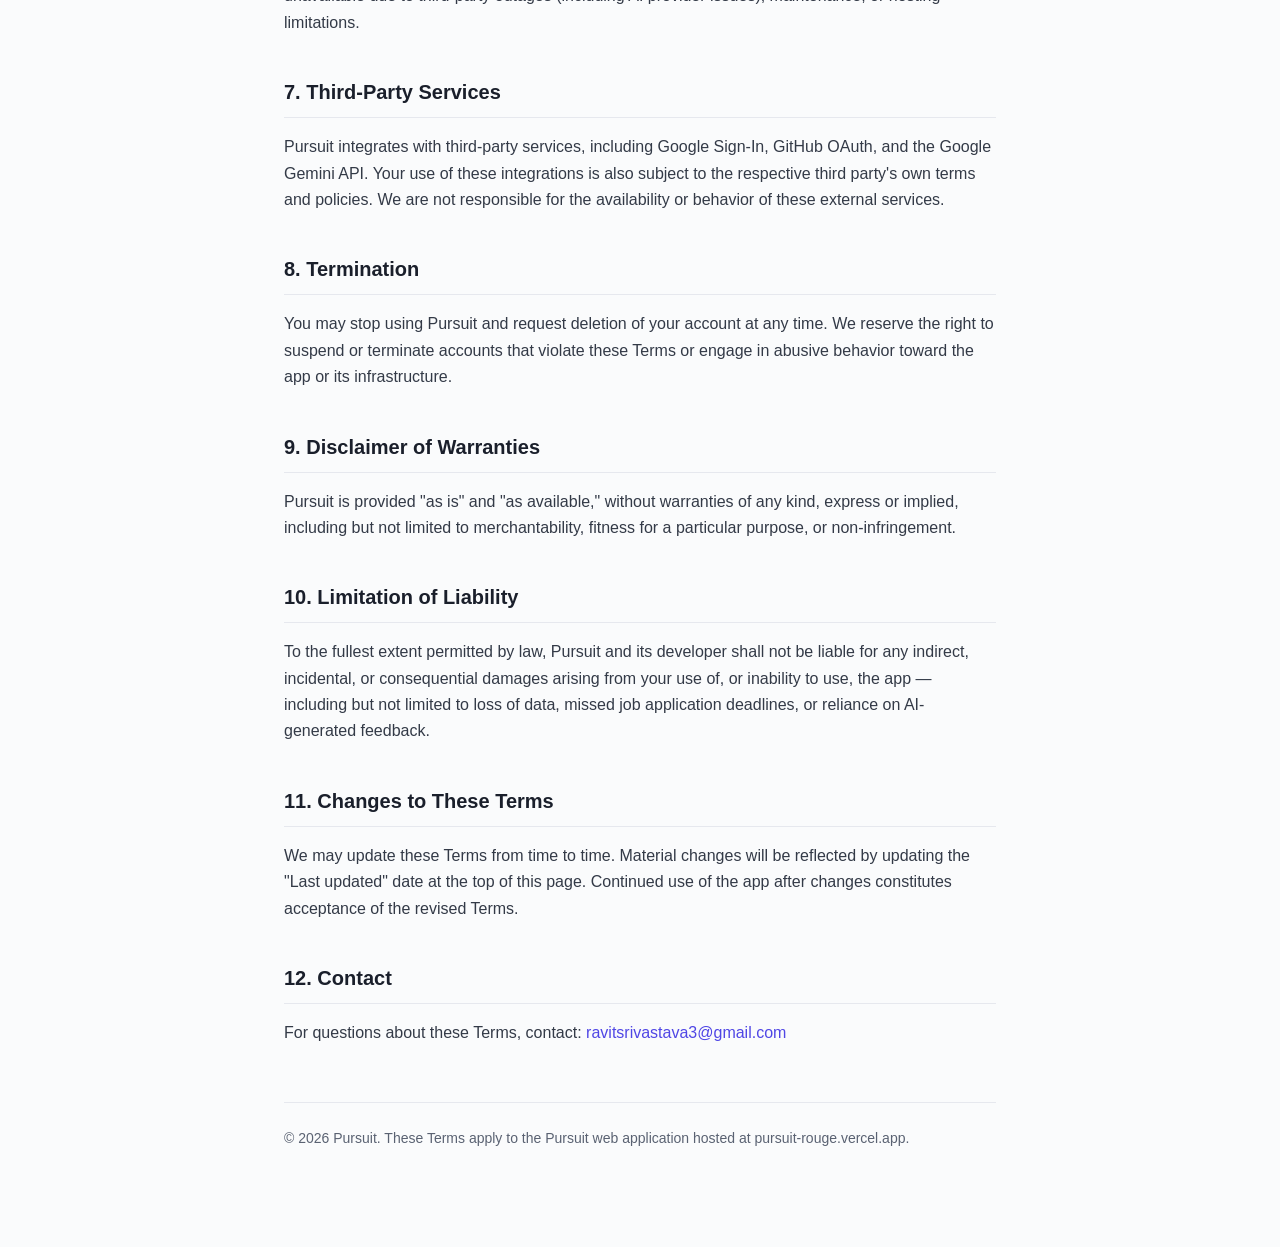
<file: terms-of-service.html>
<!DOCTYPE html>
<html lang="en">

<head>
    <meta charset="UTF-8">
    <meta name="viewport" content="width=device-width, initial-scale=1.0">
    <title>Terms of Service — Pursuit</title>
    <link rel="icon" type="image/x-icon" href="/favicon.ico">
    <link rel="icon" type="image/png" sizes="32x32" href="/favicon-32x32.png">
    <link rel="icon" type="image/png" sizes="16x16" href="/favicon-16x16.png">
    <link rel="apple-touch-icon" sizes="180x180" href="/apple-touch-icon.png">
    <link rel="manifest" href="/site.webmanifest">
    <style>
        :root {
            --ink: #1a1f2b;
            --muted: #5a6272;
            --accent: #4F46E5;
            --line: #e6e8ee;
            --bg: #fafbfc;
        }

        * {
            box-sizing: border-box;
        }

        body {
            margin: 0;
            font-family: -apple-system, BlinkMacSystemFont, "Segoe UI", Roboto, Helvetica, Arial, sans-serif;
            color: var(--ink);
            background: var(--bg);
            line-height: 1.65;
        }

        .wrap {
            max-width: 760px;
            margin: 0 auto;
            padding: 56px 24px 96px;
        }

        header {
            margin-bottom: 40px;
        }

        header h1 {
            font-size: 2rem;
            margin: 0 0 8px;
        }

        header p {
            color: var(--muted);
            margin: 0;
            font-size: 0.95rem;
        }

        h2 {
            font-size: 1.25rem;
            margin-top: 40px;
            margin-bottom: 12px;
            padding-bottom: 8px;
            border-bottom: 1px solid var(--line);
        }

        p,
        li {
            color: #333a47;
            font-size: 1rem;
        }

        ul {
            padding-left: 22px;
        }

        li {
            margin-bottom: 8px;
        }

        a {
            color: var(--accent);
            text-decoration: none;
        }

        a:hover {
            text-decoration: underline;
        }

        .callout {
            background: #fff;
            border: 1px solid var(--line);
            border-left: 4px solid var(--accent);
            border-radius: 6px;
            padding: 16px 20px;
            margin: 24px 0;
            font-size: 0.95rem;
            color: var(--muted);
        }

        footer {
            margin-top: 56px;
            padding-top: 24px;
            border-top: 1px solid var(--line);
            color: var(--muted);
            font-size: 0.875rem;
        }
    </style>
</head>

<body>
    <div class="wrap">
        <header>
            <h1>Terms of Service</h1>
            <p>Pursuit — Job Application Tracker &nbsp;·&nbsp; Last updated: July 30, 2026</p>
        </header>

        <p>
            These Terms of Service ("Terms") govern your use of Pursuit (the "app",
            "we", "our"), a personal job application tracker. By creating an account
            or using Pursuit, you agree to these Terms.
        </p>

        <div class="callout">
            Pursuit is an independently built student portfolio project, not a
            commercial company product. It is provided "as is," without warranties,
            and offered on a best-effort basis.
        </div>

        <h2>1. Eligibility</h2>
        <p>
            You must be at least 13 years old to create an account and use Pursuit.
            By using the app, you confirm that you meet this requirement.
        </p>

        <h2>2. Your Account</h2>
        <ul>
            <li>You are responsible for maintaining the confidentiality of your account credentials.</li>
            <li>You may sign up with an email/password, or sign in using Google or GitHub OAuth.</li>
            <li>You are responsible for all activity that occurs under your account.</li>
            <li>Notify us promptly if you suspect unauthorized access to your account.</li>
        </ul>

        <h2>3. Acceptable Use</h2>
        <p>You agree not to:</p>
        <ul>
            <li>Use Pursuit for any unlawful purpose or in violation of any applicable law.</li>
            <li>Attempt to gain unauthorized access to other users' accounts or data.</li>
            <li>Interfere with or disrupt the app's servers, infrastructure, or APIs.</li>
            <li>Upload malicious files, or content that infringes on others' rights.</li>
            <li>Use automated tools to scrape or abuse the app or its underlying APIs.</li>
        </ul>

        <h2>4. Your Content</h2>
        <p>
            You retain ownership of the content you submit to Pursuit, including job
            application details, notes, and uploaded resumes. By uploading content,
            you grant us a limited license to store and process it solely for the
            purpose of providing the app's features to you (e.g. displaying your
            applications, generating AI resume feedback). We do not claim ownership
            over your resumes or personal data.
        </p>

        <h2>5. AI-Generated Content</h2>
        <p>
            Resume analysis and Resume Coach chat responses are generated using a
            third-party AI service (Google Gemini). This feedback is provided for
            informational and self-improvement purposes only. It may occasionally
            be inaccurate or incomplete, and should not be treated as professional
            career, legal, or hiring advice.
        </p>

        <h2>6. Service Availability</h2>
        <p>
            Pursuit is hosted on free/low-cost infrastructure (Render, Vercel,
            Aiven) as part of a portfolio project. We do not guarantee uninterrupted
            availability, and features may occasionally be degraded or unavailable
            due to third-party outages (including AI provider issues), maintenance,
            or hosting limitations.
        </p>

        <h2>7. Third-Party Services</h2>
        <p>
            Pursuit integrates with third-party services, including Google Sign-In,
            GitHub OAuth, and the Google Gemini API. Your use of these integrations
            is also subject to the respective third party's own terms and policies.
            We are not responsible for the availability or behavior of these
            external services.
        </p>

        <h2>8. Termination</h2>
        <p>
            You may stop using Pursuit and request deletion of your account at any
            time. We reserve the right to suspend or terminate accounts that violate
            these Terms or engage in abusive behavior toward the app or its
            infrastructure.
        </p>

        <h2>9. Disclaimer of Warranties</h2>
        <p>
            Pursuit is provided "as is" and "as available," without warranties of
            any kind, express or implied, including but not limited to
            merchantability, fitness for a particular purpose, or non-infringement.
        </p>

        <h2>10. Limitation of Liability</h2>
        <p>
            To the fullest extent permitted by law, Pursuit and its developer shall
            not be liable for any indirect, incidental, or consequential damages
            arising from your use of, or inability to use, the app — including but
            not limited to loss of data, missed job application deadlines, or
            reliance on AI-generated feedback.
        </p>

        <h2>11. Changes to These Terms</h2>
        <p>
            We may update these Terms from time to time. Material changes will be
            reflected by updating the "Last updated" date at the top of this page.
            Continued use of the app after changes constitutes acceptance of the
            revised Terms.
        </p>

        <h2>12. Contact</h2>
        <p>
            For questions about these Terms, contact:
            <a href="mailto:ravitsrivastava3@gmail.com">ravitsrivastava3@gmail.com</a>
            <br>
        </p>

        <footer>
            &copy; 2026 Pursuit. These Terms apply to the Pursuit web application
            hosted at pursuit-rouge.vercel.app.
        </footer>
    </div>
</body>

</html>
</file>
<file: css/common.css>
@import url('https://fonts.googleapis.com/css2?family=Inter:wght@300;400;500;600;700;800&display=swap');

*,
*::before,
*::after {
    box-sizing: border-box;
    margin: 0;
    padding: 0;
}
:root,
[data-theme = "dark"]{
    --sidebar-width: 240px;
    --header-height: 64px;

    --bg-primary: #0f1117;
    --bg-secondary: #161b27;
    --bg-card: #1c2235;
    --bg-card-hover: #212840;
    --bg-input: #1c2235;

    --sidebar-bg: #0b0e18;
    --sidebar-active: #1e2a45;
    --sidebar-hover: #141928;
    --sidebar-border: #1e2540;

    --header-bg: #0f1117;
    --header-border: #1e2540;

    --accent: #4f8ef7;
    --accent-hover: #3a7af5;
    --accent-glow: rgba(79, 142, 247, 0.15);

    --success: #22c55e;
    --success-bg: rgba(34, 197, 94, 0.12);
    --warning: #f59e0b;
    --warning-bg: rgba(245, 158, 11, 0.12);
    --danger: #ef4444;
    --danger-bg: rgba(239, 68, 68, 0.12);
    --info: #4f8ef7;
    --info-bg: rgba(79, 142, 247, 0.12);

    --text-primary: #e8eaf0;
    --text-secondary: #8b92a8;
    --text-muted: #555d73;
    --text-accent: #4f8ef7;

    --border: #1e2540;
    --border-light: #252d45;

    --radius-sm: 6px;
    --radius: 10px;
    --radius-lg: 14px;
    --radius-xl: 20px;

    --shadow-sm: 0 1px 3px rgba(0, 0, 0, 0.4);
    --shadow: 0 4px 16px rgba(0, 0, 0, 0.35);
    --shadow-lg: 0 8px 32px rgba(0, 0, 0, 0.45);

    --filter-hover: #1e2a45;
    --bg-login: #0d1a30;
}
:root[data-theme = "light"]{
    --sidebar-width: 240px;
    --header-height: 64px;

    --bg-primary: #f0f4f8;
    --bg-secondary: #e8edf4;
    --bg-card: #ffffff;
    --bg-card-hover: #f7f9fc;
    --bg-input: #ffffff;

    --sidebar-bg: #1e293b;
    --sidebar-active: #2d3f5c;
    --sidebar-hover: #263247;
    --sidebar-border: #2d3f5c;

    --header-bg: #ffffff;
    --header-border: #e2e8f0;

    --accent: #2563eb;
    --accent-hover: #1d4ed8;
    --accent-glow: rgba(37, 99, 235, 0.12);

    --success: #16a34a;
    --success-bg: rgba(22, 163, 74, 0.1);
    --warning: #d97706;
    --warning-bg: rgba(217, 119, 6, 0.1);
    --danger: #dc2626;
    --danger-bg: rgba(220, 38, 38, 0.1);
    --info: #2563eb;
    --info-bg: rgba(37, 99, 235, 0.1);

    --text-primary: #0f172a;
    --text-secondary: #475569;
    --text-muted: #94a3b8;
    --text-accent: #2563eb;

    --border: #e2e8f0;
    --border-light: #cbd5e1;

    --radius-sm: 6px;
    --radius: 10px;
    --radius-lg: 14px;
    --radius-xl: 20px;

    --shadow-sm: 0 1px 3px rgba(0, 0, 0, 0.08);
    --shadow: 0 4px 16px rgba(0, 0, 0, 0.1);
    --shadow-lg: 0 8px 32px rgba(0, 0, 0, 0.14);

    --filter-hover: #94a3b8;
    --bg-login: #F1F3F9;
}

html,
body {
    height: 100%;
    overflow-x: hidden;
}

body {
    font-family: 'Inter', sans-serif;
    background: var(--bg-primary);
    color: var(--text-primary);
    font-size: 1rem;
    line-height: 1.5;
    -webkit-font-smoothing: antialiased;
    transition: background 0.3s ease, color 0.3s ease;
    animation: pageFadeIn 0.35s ease both;
}

@keyframes pageFadeIn {
    from { opacity: 0; }
    to { opacity: 1; }
}

/* Smooth reveal when a page's skeleton swaps to real content */
[data-page-content] {
    animation: contentReveal 0.45s ease both;
}

@keyframes contentReveal {
    from { opacity: 0; transform: translateY(8px); }
    to { opacity: 1; transform: translateY(0); }
}

a {
    text-decoration: none;
    color: inherit;
}

.app-layout {
    display: flex;
    min-height: 100vh;
}

.sidebar {
    width: var(--sidebar-width);
    background: var(--sidebar-bg);
    border-right: 1px solid var(--sidebar-border);
    position: fixed;
    top: 0;
    left: 0;
    height: 100vh;
    display: flex;
    flex-direction: column;
    z-index: 100;
    overflow-y: auto;
    transition: transform 0.3s ease;
}

.sidebar-logo {
    padding: 20px 20px 16px;
    border-bottom: 1px solid var(--sidebar-border);
    display: flex;
    align-items: center;
    gap: 10px;
    flex-shrink: 0;
}

.sidebar-logo .logo-initial {
    width: 34px;
    height: 34px;
    background: var(--accent);
    border-radius: var(--radius-sm);
    display: flex;
    align-items: center;
    justify-content: center;
    font-size: 1.14rem;
    font-weight: 800;
    color: #fff;
    box-shadow: 0 0 16px var(--accent-glow);
}

.sidebar-logo .logo-text {
    font-size: 1.29rem;
    font-weight: 700;
    color: #e8eaf0;
    letter-spacing: -0.3px;
}

.sidebar-logo .logo-tagline {
    font-size: 0.71rem;
    color: #555d73;
    font-weight: 400;
    display: block;
    margin-top: -2px;
}

.sidebar-section {
    padding: 10px 12px;
    flex: 1;
}

.sidebar-section-label {
    font-size: 0.71rem;
    font-weight: 600;
    text-transform: uppercase;
    letter-spacing: 1px;
    color: #555d73;
    padding: 8px 8px 4px;
    display: block;
}

.sidebar-nav {
    list-style: none;
    display: flex;
    flex-direction: column;
    gap: 2px;
}

.sidebar-nav li a {
    display: flex;
    align-items: center;
    gap: 10px;
    padding: 9px 12px;
    border-radius: var(--radius-sm);
    color: #8b92a8;
    font-size: 0.96rem;
    font-weight: 500;
    transition: background 0.15s ease, color 0.15s ease, box-shadow 0.15s ease, transform 0.15s ease;
    text-decoration: none;
    border-left: 2px solid transparent;
}

.sidebar-nav li a:hover {
    background: var(--sidebar-hover);
    color: #e8eaf0;
    transform: translateX(2px);
}

.sidebar-nav li a:hover .nav-icon {
    transform: scale(1.12);
}

.sidebar-nav li a.active {
    background: var(--sidebar-active);
    color: var(--accent);
    border-left: 2px solid var(--accent);
    box-shadow: inset 0 0 0 1px var(--accent-glow);
}

.nav-icon {
    font-size: 1.14rem;
    width: 20px;
    text-align: center;
    flex-shrink: 0;
    transition: transform 0.2s ease;
}

.nav-badge {
    margin-left: auto;
    background: var(--accent);
    color: #fff;
    font-size: 0.71rem;
    font-weight: 600;
    padding: 1px 6px;
    border-radius: 10px;
    min-width: 18px;
    text-align: center;
    box-shadow: 0 0 8px var(--accent-glow);
}

.sidebar-bottom {
    padding: 12px;
    border-top: 1px solid var(--sidebar-border);
    flex-shrink: 0;
}

.sidebar-user {
    display: flex;
    align-items: center;
    gap: 10px;
    padding: 8px 10px;
    border-radius: var(--radius-sm);
    cursor: pointer;
    transition: background 0.15s;
}

.sidebar-user:hover {
    background: var(--sidebar-hover);
}

.sidebar-user:hover .user-avatar {
    box-shadow: 0 0 0 3px var(--accent-glow);
}

.user-avatar {
    width: 32px;
    height: 32px;
    border-radius: 50%;
    background: linear-gradient(135deg, var(--accent), #7c3aed);
    display: flex;
    align-items: center;
    justify-content: center;
    font-size: 0.93rem;
    font-weight: 700;
    color: #fff;
    flex-shrink: 0;
    transition: box-shadow 0.2s ease;
}

.user-info .user-name {
    font-size: 0.93rem;
    font-weight: 600;
    color: #e8eaf0;
    display: block;
}

.user-info .user-role {
    font-size: 0.79rem;
    color: #555d73;
    display: block;
}

.main-content {
    margin-left: var(--sidebar-width);
    flex: 1;
    display: flex;
    flex-direction: column;
    min-height: 100vh;
    min-width: 0;
}

.header {
    height: var(--header-height);
    background: var(--header-bg);
    border-bottom: 1px solid var(--header-border);
    display: flex;
    justify-content: space-between;
    align-items: center;
    padding: 0 28px;
    position: sticky;
    top: 0;
    z-index: 90;
    gap: 16px;
    transition: background 0.3s ease, border-color 0.3s ease;
}

.header-left {
    display: flex;
    display: flex;
    align-items: center;
    gap: 12px;
}

.header-title {
    font-size: 1.21rem;
    font-weight: 600;
    color: var(--text-primary);
}

.header-breadcrumb {
    display: flex;
    align-items: center;
    gap: 6px;
    font-size: 0.93rem;
    color: var(--text-muted);
}

.header-breadcrumb span {
    color: var(--text-secondary);
}

.header-breadcrumb .sep {
    color: var(--text-muted);
    font-size: 0.79rem;
}
.header-middle {
    display: flex;
    align-items: center;
    gap: 12px;
}
.header-right {
    display: flex;
    align-items: center;
    gap: 10px;
}

.header-search {
    display: flex;
    align-items: center;
    background: var(--bg-card);
    border: 1px solid var(--border);
    border-radius: var(--radius-sm);
    padding: 6px 12px;
    gap: 8px;
    width: 400px;
    transition: border-color 0.15s;
    -webkit-border-radius: var(--radius-sm);
    -moz-border-radius: var(--radius-sm);
    -ms-border-radius: var(--radius-sm);
    -o-border-radius: var(--radius-sm);
}

.header-search:focus-within {
    border-color: var(--accent);
}

.header-search input {
    background: transparent;
    border: none;
    outline: none;
    color: var(--text-primary);
    font-size: 0.93rem;
    font-family: 'Inter', sans-serif;
    width: 100%;
}

.header-search input::placeholder {
    color: var(--text-muted);
}

.search-icon {
    color: var(--text-muted);
    font-size: 0.93rem;
    flex-shrink: 0;
}

.header-btn {
    display: flex;
    align-items: center;
    gap: 6px;
    padding: 7px 14px;
    border-radius: var(--radius-sm);
    font-size: 0.93rem;
    font-weight: 500;
    cursor: pointer;
    border: 1px solid var(--border);
    background: var(--bg-card);
    color: var(--text-secondary);
    transition: all 0.15s ease;
    font-family: 'Inter', sans-serif;
    text-decoration: none;
}

.header-btn:hover {
    border-color: var(--border-light);
    color: var(--text-primary);
    background: var(--bg-card-hover);
    transform: translateY(-1px);
}

.header-btn.primary {
    background: var(--accent);
    border-color: var(--accent);
    color: #fff;
}

.header-btn.primary:hover {
    background: var(--accent-hover);
    border-color: var(--accent-hover);
    box-shadow: 0 3px 12px var(--accent-glow);
}

.header-icon-btn {
    width: 34px;
    height: 34px;
    border-radius: var(--radius-sm);
    border: 1px solid var(--border);
    background: var(--bg-card);
    color: var(--text-secondary);
    display: flex;
    align-items: center;
    justify-content: center;
    cursor: pointer;
    transition: all 0.15s;
    font-size: 1.07rem;
    position: relative;
}

.header-icon-btn:hover {
    color: var(--accent);
    border-color: var(--accent);
    background: var(--bg-card-hover);
    transform: translateY(-1px) scale(1.05);
    box-shadow: 0 2px 10px var(--accent-glow);
}

.notif-dot {
    width: 7px;
    height: 7px;
    background: var(--accent);
    border-radius: 50%;
    position: absolute;
    top: 5px;
    right: 5px;
    border: 1.5px solid var(--header-bg);
    box-shadow: 0 0 0 0 var(--accent-glow);
    animation: notifPulse 2s ease-in-out infinite;
}

@keyframes notifPulse {
    0%, 100% { box-shadow: 0 0 0 0 var(--accent-glow); }
    50% { box-shadow: 0 0 0 4px var(--accent-glow); }
}

.header-avatar {
    width: 32px;
    height: 32px;
    border-radius: 50%;
    background: linear-gradient(135deg, var(--accent), #7c3aed);
    display: flex;
    align-items: center;
    justify-content: center;
    font-size: 0.93rem;
    font-weight: 700;
    color: #fff;
    cursor: pointer;
    flex-shrink: 0;
    transition: box-shadow 0.2s ease, transform 0.2s ease;
}

.header-avatar:hover {
    box-shadow: 0 0 0 3px var(--accent-glow);
    transform: scale(1.05);
}

.header-user-info {
    display: flex;
    flex-direction: column;
    cursor: pointer;
}

.header-user-info .h-name {
    font-size: 0.93rem;
    font-weight: 600;
    color: var(--text-primary);
    line-height: 1.2;
}

.header-user-info .h-email {
    font-size: 0.79rem;
    color: var(--text-muted);
    line-height: 1.2;
}

.back-btn {
    display: inline-flex;
    align-items: center;
    gap: 4px;
    padding: 5px 10px;
    border-radius: var(--radius-sm);
    border: 1px solid var(--border);
    background: var(--bg-card);
    color: var(--text-secondary);
    font-size: 0.93rem;
    font-weight: 500;
    cursor: pointer;
    text-decoration: none;
    transition: all 0.15s;
}

.back-btn:hover {
    color: var(--text-primary);
    border-color: var(--border-light);
}

.page-body {
    padding: 28px;
    flex: 1;
    min-width: 0;
}

.card {
    background: var(--bg-card);
    border: 1px solid var(--border);
    border-radius: var(--radius-lg);
    padding: 20px;
    min-width: 0;
    transition: background 0.3s ease, border-color 0.3s ease;
}

.card-header {
    display: flex;
    align-items: center;
    justify-content: space-between;
    margin-bottom: 16px;
}

.card-title {
    font-size: 1.07rem;
    font-weight: 600;
    color: var(--text-primary);
}

.card-subtitle {
    font-size: 0.86rem;
    color: var(--text-muted);
    margin-top: 2px;
}

.btn {
    display: inline-flex;
    align-items: center;
    gap: 6px;
    padding: 8px 16px;
    border-radius: var(--radius-sm);
    font-size: 0.96rem;
    font-weight: 500;
    cursor: pointer;
    border: 1px solid transparent;
    transition: all 0.15s ease;
    font-family: 'Inter', sans-serif;
    text-decoration: none;
    -webkit-border-radius: var(--radius-sm);
    -moz-border-radius: var(--radius-sm);
    -ms-border-radius: var(--radius-sm);
    -o-border-radius: var(--radius-sm);
}

.btn[disabled] {
    opacity: 0.85;
    cursor: not-allowed;
}

.btn-spinner {
    display: inline-block;
    width: 14px;
    height: 14px;
    border: 2px solid currentColor;
    border-top-color: transparent;
    border-radius: 50%;
    opacity: 0.85;
    animation: btn-spinner-spin 0.6s linear infinite;
    vertical-align: middle;
}

.btn-spinner-label {
    display: inline-block;
    margin-left: 7px;
    vertical-align: middle;
}

@keyframes btn-spinner-spin {
    to { transform: rotate(360deg); }
}

.skeleton {
    background: linear-gradient(90deg, var(--bg-card) 25%, var(--bg-card-hover) 50%, var(--bg-card) 75%);
    background-size: 200% 100%;
    animation: skeleton-shimmer 1.4s ease-in-out infinite;
    border-radius: var(--radius-sm);
}

@keyframes skeleton-shimmer {
    0% { background-position: 200% 0; }
    100% { background-position: -200% 0; }
}

.btn-primary {
    background: var(--accent);
    color: #fff;
    border-color: var(--accent);
}

.btn-primary:hover {
    background: var(--accent-hover);
    border-color: var(--accent-hover);
    box-shadow: 0 0 14px var(--accent-glow);
    transform: translateY(-1px);
}

.btn-primary:active {
    transform: translateY(0);
}

.btn-secondary {
    background: var(--bg-card);
    color: var(--text-secondary);
    border-color: var(--border);
}

.btn-secondary:hover {
    background: var(--bg-card-hover);
    color: var(--text-primary);
    border-color: var(--border-light);
    transform: translateY(-1px);
}

.btn-secondary:active {
    transform: translateY(0);
}

.btn-danger {
    background: var(--danger-bg);
    color: var(--danger);
    border-color: rgba(239, 68, 68, 0.2);
}

.btn-danger:hover {
    background: rgba(239, 68, 68, 0.2);
    box-shadow: 0 0 12px var(--danger-bg);
}

.btn-sm {
    padding: 5px 11px;
    font-size: 0.86rem;
}

.btn-icon {
    width: 32px;
    height: 32px;
    padding: 0;
    justify-content: center;
}

.badge {
    display: inline-flex;
    align-items: center;
    gap: 5px;
    padding: 3px 9px;
    border-radius: 20px;
    font-size: 0.82rem;
    font-weight: 600;
    letter-spacing: 0.2px;
    transition: transform 0.15s ease, box-shadow 0.15s ease;
}

tbody tr:hover .badge {
    transform: scale(1.05);
    box-shadow: 0 0 0 1px currentColor inset;
}

.badge::before {
    content: '';
    width: 5px;
    height: 5px;
    border-radius: 50%;
    background: currentColor;
}

.badge-applied {
    background: rgba(79, 142, 247, 0.12);
    color: #4f8ef7;
}

.badge-interview {
    background: rgba(245, 158, 11, 0.12);
    color: #f59e0b;
}

.badge-offer {
    background: rgba(34, 197, 94, 0.12);
    color: #22c55e;
}

.badge-rejected {
    background: rgba(239, 68, 68, 0.12);
    color: #ef4444;
}

.badge-pending {
    background: rgba(139, 92, 246, 0.12);
    color: #8b5cf6;
}

.badge-saved {
    background: rgba(139, 162, 168, 0.1);
    color: #8b92a8;
}

.form-group {
    display: flex;
    flex-direction: column;
    gap: 6px;
    margin-bottom: 16px;
}

.form-label {
    font-size: 0.93rem;
    font-weight: 500;
    color: var(--text-secondary);
}

.form-label span.required {
    color: var(--danger);
    margin-left: 2px;
}

.form-control {
    background: var(--bg-input);
    border: 1px solid var(--border);
    border-radius: var(--radius-sm);
    padding: 9px 13px;
    font-size: 0.96rem;
    color: var(--text-primary);
    font-family: 'Inter', sans-serif;
    outline: none;
    width: 100%;
    transition: border-color 0.15s, box-shadow 0.15s, background 0.3s;

}

.form-control:focus {
    border-color: var(--accent);
    box-shadow: 0 0 0 3px var(--accent-glow);
}

.form-control::placeholder {
    color: var(--text-muted);
}

select.form-control {
    appearance: none;
    background-image: url("data:image/svg+xml,%3Csvg xmlns='http://www.w3.org/2000/svg' width='12' height='12' viewBox='0 0 12 12'%3E%3Cpath fill='%238b92a8' d='M6 8L1 3h10z'/%3E%3C/svg%3E");
    background-repeat: no-repeat;
    background-position: right 12px center;
    padding-right: 32px;
}

textarea.form-control {
    resize: vertical;
    min-height: 90px;
}

.form-row {
    display: grid;
    gap: 16px;
}

.form-row-2 {
    grid-template-columns: 1fr 1fr;
}

.form-row-3 {
    grid-template-columns: 1fr 1fr 1fr;
}

.table-wrapper {
    overflow-x: auto;
}

table {
    width: 100%;
    border-collapse: collapse;
}

thead th {
    text-align: left;
    padding: 10px 14px;
    font-size: 0.82rem;
    font-weight: 600;
    text-transform: uppercase;
    letter-spacing: 0.7px;
    color: var(--text-muted);
    border-bottom: 1px solid var(--border);
    white-space: nowrap;
}

tbody tr {
    border-bottom: 1px solid var(--border);
    transition: background 0.12s;
}

tbody tr:last-child {
    border-bottom: none;
}

tbody tr:hover {
    background: var(--bg-card-hover);
}

tbody td {
    padding: 12px 14px;
    font-size: 0.96rem;
    color: var(--text-primary);
    vertical-align: middle;
}

/* Compact table view (Settings > Appearance > Interface Preferences) */
body.compact-table thead th {
    padding: 6px 14px;
}

body.compact-table tbody td {
    padding: 6px 14px;
    font-size: 0.88rem;
}

body.compact-table .company-cell .cl,
body.compact-table .company-cell .company-logo {
    width: 24px;
    height: 24px;
    font-size: 11px;
}

/* Hide status dot on badges (Settings > Appearance > Interface Preferences) */
body.hide-status-dot .badge::before {
    display: none;
}

.divider {
    border: none;
    border-top: 1px solid var(--border);
    margin: 20px 0;
}

.empty-state {
    display: flex;
    flex-direction: column;
    align-items: center;
    justify-content: center;
    padding: 60px 20px;
    text-align: center;
    color: var(--text-muted);
    gap: 12px;
}

.empty-state .empty-icon {
    font-size: 2.86rem;
    opacity: 0.4;
}

.empty-state p {
    font-size: 1rem;
    max-width: 280px;
    line-height: 1.6;
}


::-webkit-scrollbar {
    width: 6px;
    height: 6px;
}

::-webkit-scrollbar-track {
    background: transparent;
}

::-webkit-scrollbar-thumb {
    background: var(--border-light);
    border-radius: 4px;
}

::-webkit-scrollbar-thumb:hover {
    background: var(--text-muted);
}

/* ==========================================================================
   RESPONSIVE — mobile/tablet drawer nav + header + shared layout collapse
   ========================================================================== */

/* Hamburger button — hidden on desktop, shown at <=1024px */
.sidebar-toggle {
    display: none;
    flex-direction: column;
    justify-content: center;
    align-items: center;
    gap: 4px;
    width: 34px;
    height: 34px;
    border: 1px solid var(--border);
    border-radius: var(--radius-sm);
    background: var(--bg-card);
    cursor: pointer;
    flex-shrink: 0;
    padding: 0;
}

.sidebar-toggle span {
    display: block;
    width: 16px;
    height: 2px;
    background: var(--text-secondary);
    border-radius: 2px;
    transition: background 0.15s;
}

.sidebar-toggle:hover span {
    background: var(--text-primary);
}

/* Dark backdrop behind the open drawer */
.sidebar-overlay {
    display: none;
    position: fixed;
    inset: 0;
    background: rgba(0, 0, 0, 0.5);
    z-index: 99;
}

.sidebar-overlay.show {
    display: block;
}

body.sidebar-open {
    overflow: hidden;
}

@media (max-width: 1024px) {
    .sidebar-toggle {
        display: flex;
    }

    /* Sidebar becomes an off-canvas drawer */
    .sidebar {
        transform: translateX(-100%);
        box-shadow: var(--shadow-lg);
    }

    .sidebar.open {
        transform: translateX(0);
    }

    .main-content {
        margin-left: 0;
    }

    .header {
        padding: 0 16px;
        gap: 10px;
    }

    .header-breadcrumb {
        display: none;
    }

    .header-search {
        width: 200px;
    }
}

@media (max-width: 860px) {
    .header {
        flex-wrap: wrap;
        height: auto;
        min-height: var(--header-height);
        padding: 12px 16px;
        row-gap: 10px;
    }

    .header-left {
        order: 1;
    }

    .header-right {
        order: 2;
    }

    .header-middle {
        order: 3;
        width: 100%;
        flex-basis: 100%;
        justify-content: center;
    }

    .header-search {
        width: 100%;
    }

    .header-user-info {
        display: none;
    }

    .header-right #logoutBtn {
        padding: 7px 10px;
    }
}

@media (max-width: 640px) {
    .header-icon-btn[data-tooltip="Notifications"] {
        display: none;
    }

    .header-title {
        font-size: 0.9rem;
    }

    .page-body {
        padding: 16px;
    }
}
</file>
<file: css/add_application.css>
.back-btn {
  font-size: 0.93rem;
  color: var(--text-muted);
  text-decoration: none;
  padding: 5px 10px;
  border-radius: var(--radius-sm);
  border: 1px solid var(--border);
  background: var(--bg-card);
  transition: all 0.15s;
}
.back-btn:hover {
  color: var(--text-primary);
  border-color: var(--border-light);
}
.add-app-grid {
  display: grid;
  grid-template-columns: 1fr 300px;
  gap: 20px;
  align-items: start;
}
.card {
    background: var(--bg-card);
    border: 1px solid var(--border);
    border-radius: var(--radius-lg);
    padding: 20px;
    transition: background 0.3s ease, border-color 0.3s ease;
}
.section-title {
    font-size: 0.93rem;
    text-transform: uppercase;
    font-weight: 600;
    letter-spacing: 0.8px;
    color: var(--text-muted);
    margin-bottom: 16px;
}
.form-row {
    display: grid;
    gap: 16px;
}
.form-row-2 {
    grid-template-columns: 1fr 1fr;
}
.form-row-3 {
    grid-template-columns: 1fr 1fr 1fr;
}
.form-group {
    display: flex;
    flex-direction: column;
    gap: 6px;
    margin-bottom: 16px;
}
.form-label {
    font-size: 0.93rem;
    font-weight: 500;
    color: var(--text-secondary);
}
.form-label span.required {
    margin-left: 2px;
    color: var(--danger);
}
.form-control {
    background: var(--bg-input);
    border: 1px solid var(--border);
    border-radius: var(--radius-sm);
    padding: 9px 13px;
    font-size: 0.96rem;
    font-family: 'Inter',sans-serif;
    color: var(--text-primary);
    outline: none;
    width: 100%;
    transition: border-color 0.15s, box-shadow 0.15s, background 0.3s;
}
.form-control:focus {
    border-color: var(--accent);
    box-shadow: 0 0 0 3px var(--accent-glow);
}

.form-control::placeholder {
    color: var(--text-muted);
}
select.form-control {
    padding-top: 8px;
    appearance: none;
    background-image: url("data:image/svg+xml,%3Csvg xmlns='http://www.w3.org/2000/svg' width='12' height='12' viewBox='0 0 12 12'%3E%3Cpath fill='%238b92a8' d='M6 8L1 3h10z'/%3E%3C/svg%3E");
    background-repeat: no-repeat;
    background-position: right 12px center;
    padding-right: 32px;

}
textarea.form-control {
    resize: vertical;
    min-height: 90px;
}
.salary-range {
    display: flex;
    align-items: center;
    gap: 8px;
}
.salary-dash {
    display: flex;
    align-items: center;
    color: var(--text-muted);
}
.divider {
    margin: 20px 0;
    border: none;
    border-top: 1px solid var(--border);
}
.file-upload {
    display: flex;
    align-items: center;
    gap: 14px;
    border: 2px dashed var(--border);
    border-radius: var(--radius);
    padding: 18px 20px;
    cursor: pointer;
    transition: border-color 0.15s, background 0.15s;
}
.file-upload:hover {
    border-color: var(--accent);
    background: var(--accent-glow);
    transform: translateY(-1px);
}
.fu-icon {
    font-size: 1.71rem;
    flex-shrink: 0;
    transition: transform 0.25s cubic-bezier(.34,1.56,.64,1);
}

.file-upload:hover .fu-icon {
    transform: scale(1.12) translateY(-2px);
}

.file-upload strong {
    font-size: 0.93rem;
    color: var(--text-primary);
    display: block;
    margin-bottom: 2px;
}

.file-upload p {
    font-size: 0.86rem;
    color: var(--text-muted);
}
.file-info {
    display: flex;
    align-items: center;
    gap: 12px;
    background: var(--success-bg);
    border: 1px solid rgba(34, 197, 94, 0.2);
    border-radius: var(--radius-sm);
    padding: 10px 14px;
    margin-top: 8px;
}
.fi-icon {
    font-size: 1.29rem;
}

.file-info strong {
    font-size: 0.93rem;
    color: var(--text-primary);
    display: block;
}

.file-info span {
    font-size: 0.86rem;
    color: var(--text-muted);
}

.fi-remove {
    margin-left: auto;
    background: transparent;
    border: none;
    color: var(--text-muted);
    cursor: pointer;
    font-size: 1.07rem;
    padding: 4px;
    line-height: 1;
}
.fi-remove:hover {
    color: var(--danger);
}
.form-hint {
    color: var(--text-muted);
    font-size: 0.86rem;
    margin-left: 4px;
    font-weight: 400;
}
.file-upload button {
    font-size: 0.86rem;
    font-family: 'Inter',sans-serif;
    padding: 6px 12px;
    outline: none;
    border: none;
    cursor: pointer;
    border: 1px solid var(--border);
    border-radius: var(--radius-sm);
    color: var(--text-secondary);
    background: var(--bg-card);
}

.file-upload button:hover {
    background: var(--border-light);
    color: var(--text-primary);
}
.tags-input {
    display: flex;
    flex-wrap: wrap;
    gap: 6px;
    align-items: center;
    background: var(--bg-input);
    border: 1px solid var(--border);
    border-radius: var(--radius-sm);
    padding: 7px 10px;
    min-height: 40px;
    transition: border-color 0.15s, box-shadow 0.15s;
}

.tags-input:focus-within {
    border-color: var(--accent);
    box-shadow: 0 0 0 3px var(--accent-glow);
}
.tag-input-field {
    background: transparent;
    border: none;
    outline: none;
    font-size: 0.93rem;
    color: var(--text-primary);
    font-family: 'Inter', sans-serif;
    flex: 1;
    min-width: 120px;
}

.tag-input-field::placeholder {
    color: var(--text-muted);
}
.form-hint {
  font-weight: 400;
  color: var(--text-muted);
  font-size: 0.86rem;
  margin-left: 4px;
}

.form-actions {
  display: flex;
  align-items: center;
  justify-content: flex-end;
  gap: 10px;
  padding-top: 8px;
  margin-top: 4px;
  border-top: 1px solid var(--border);
}
.btn {
    display: inline-flex;
    align-items: center;
    gap: 6px;
    padding: 8px 16px;
    border-radius: var(--radius-sm);
    font-size: 0.96rem;
    font-weight: 500;
    cursor: pointer;
    border: 1px solid transparent;
    transition: all 0.15s ease;
    font-family: 'Inter', sans-serif;
    text-decoration: none;
}

.btn-primary {
    background: var(--accent);
    color: #fff;
    border-color: var(--accent);
}

.btn-secondary {
    background: var(--bg-card);
    color: var(--text-secondary);
    border-color: var(--border);
}
.preview-card-body {
  display: flex;
  flex-direction: column;
  align-items: center;
  text-align: center;
  padding-bottom: 16px;
  border-bottom: 1px solid var(--border);
  margin-bottom: 14px;
}

.preview-company-logo {
  width: 52px;
  height: 52px;
  border-radius: var(--radius);
  background: linear-gradient(135deg, var(--accent), #7c3aed);
  display: flex;
  align-items: center;
  justify-content: center;
  font-size: 1.57rem;
  font-weight: 700;
  color: #fff;
  margin-bottom: 12px;
}

.prev-company {
  font-size: 1.14rem;
  font-weight: 600;
  color: var(--text-primary);
  margin-bottom: 4px;
}

.prev-role {
  font-size: 0.93rem;
  color: var(--text-muted);
}

.prev-details {
  display: flex;
  flex-direction: column;
  gap: 8px;
  margin-bottom: 16px;
}

.pd-row {
  display: flex;
  justify-content: space-between;
  font-size: 0.89rem;
}

.pd-row span:first-child {
  color: var(--text-muted);
}

.pd-row span:last-child {
  color: var(--text-secondary);
  font-weight: 500;
  text-align: right;
  max-width: 140px;
  overflow: hidden;
  text-overflow: ellipsis;
  white-space: nowrap;
}

.tips-card {
  background: rgba(79,142,247,0.06);
  border: 1px solid rgba(79,142,247,0.15);
  border-radius: var(--radius-sm);
  padding: 14px;
}

.tips-header {
  font-size: 0.93rem;
  font-weight: 600;
  color: var(--accent);
  margin-bottom: 10px;
}

.tips-list {
  padding-left: 16px;
  display: flex;
  flex-direction: column;
  gap: 7px;
}

.tips-list li {
  font-size: 0.86rem;
  color: var(--text-muted);
  line-height: 1.5;
  transition: color 0.15s ease;
}

.tips-list li:hover {
  color: var(--text-secondary);
}
.card-header {
    display: flex;
    align-items: center;
    justify-content: space-between;
    margin-bottom: 16px;
}

.card-title {
    font-size: 15px;
    font-weight: 600;
    color: var(--text-primary);
}

.card-subtitle {
    font-size: 0.86rem;
    color: var(--text-muted);
    margin-top: 2px;
}
.badge {
    display: inline-flex;
    align-items: center;
    gap: 5px;
    padding: 3px 9px;
    border-radius: 20px;
    font-size: 0.82rem;
    font-weight: 600;
    letter-spacing: 0.2px;
}

.badge::before {
    content: '';
    width: 5px;
    height: 5px;
    border-radius: 50%;
    background: currentColor;
}

.badge-applied {
    background: rgba(79, 142, 247, 0.12);
    color: #4f8ef7;
}
/* ===== RESPONSIVE ===== */
@media (max-width: 1024px) {
    .add-app-grid {
        grid-template-columns: 1fr;
    }
}

@media (max-width: 640px) {
    .form-row-2,
    .form-row-3 {
        grid-template-columns: 1fr;
    }

    .header-left {
        flex-wrap: wrap;
        row-gap: 6px;
    }

    .form-actions {
        flex-direction: column-reverse;
        align-items: stretch;
    }

    .form-actions .btn {
        width: 100%;
        justify-content: center;
    }
}
</file>
<file: css/analytics.css>
.form-control {
    background: var(--bg-input);
    border: 1px solid var(--border);
    border-radius: var(--radius-sm);
    padding: 9px 13px;
    font-size: 0.96rem;
    color: var(--text-primary);
    font-family: 'Inter', sans-serif;
    outline: none;
    width: 100%;
    transition: border-color 0.15s, box-shadow 0.15s, background 0.3s;
}

.filter-select-sm {
    width: auto;
    padding: 6px 28px 6px 10px;
    font-size: 0.93rem;
    height: 34px;
}

.kpi-row {
    display: grid;
    grid-template-columns: repeat(4, 1fr);
    gap: 14px;
    margin-bottom: 24px;
}

.kpi-card {
    background: var(--bg-card);
    border: 1px solid var(--border);
    border-radius: var(--radius-lg);
    padding: 16px 18px;
    display: flex;
    align-items: center;
    gap: 14px;
    transition: all 0.2s ease;
}

.kpi-card:hover {
    border-color: var(--border-light);
    transform: translateY(-2px);
}

.kpi-icon {
    width: 40px;
    height: 40px;
    border-radius: var(--radius-sm);
    display: flex;
    align-items: center;
    justify-content: center;
    font-size: 1.29rem;
    flex-shrink: 0;
    transition: transform 0.25s cubic-bezier(.34,1.56,.64,1);
}

.kpi-card:hover .kpi-icon {
    transform: scale(1.1) rotate(-4deg);
}

.kpi-body {
    display: flex;
    flex-direction: column;
}

.kpi-num {
    font-size: 1.57rem;
    font-weight: 700;
    color: var(--text-primary);
    letter-spacing: -0.5px;
    line-height: 1;
}

.kpi-label {
    font-size: 0.86rem;
    color: var(--text-muted);
    margin-top: 4px;
}

.analytics-row-2 {
    display: grid;
    grid-template-columns: 1fr 350px;
    gap: 16px;
    margin-bottom: 16px;
}

.analytics-row-3 {
    display: grid;
    grid-template-columns: 1fr 1fr 1fr;
    gap: 16px;
    margin-bottom: 16px;
}

.line-chart-area {
    display: flex;
    gap: 8px;
    margin-top: 8px;
}

.lc-y-labels {
    display: flex;
    flex-direction: column;
    justify-content: space-between;
    padding-bottom: 20px;
}

.lc-y-labels span {
    font-size: 0.79rem;
    color: var(--text-muted);
    text-align: right;
}

.lc-inner {
    flex: 1;
    display: flex;
    flex-direction: column;
}

.lc-svg {
    width: 100%;
    height: 140px;
}

.lc-x-labels {
    display: flex;
    justify-content: space-between;
    padding-top: 6px;
}

.lc-x-labels span {
    font-size: 0.79rem;
    color: var(--text-muted);
}

.donut-wrap {
    display: flex;
    align-items: center;
    justify-content: center;
    gap: 20px;
    margin-right: 20px;
    padding: 10px 100px;
}

.donut-svg {
    width: 160px;
    height: 160px;
    flex-shrink: 0;
}

.donut-legend {
    display: flex;
    flex-direction: column;
    gap: 10px;
}

.dl-item {
    display: flex;
    align-items: center;
    gap: 8px;
    font-size: 0.93rem;
    color: var(--text-secondary);
    transition: transform 0.15s ease;
}

.dl-item:hover {
    transform: translateX(3px);
    color: var(--text-primary);
}

.dl-dot {
    width: 10px;
    height: 10px;
    border-radius: 50%;
    flex-shrink: 0;
    transition: box-shadow 0.15s ease;
}

.dl-item:hover .dl-dot {
    box-shadow: 0 0 0 4px currentColor;
    opacity: 0.85;
}

.dl-item strong {
    margin-left: auto;
    font-weight: 600;
    color: var(--text-primary);
    padding-left: 8px;
}

.h-bar-chart {
    display: flex;
    flex-direction: column;
    gap: 30px;
    margin-top: 40px;
}

.hbc-row {
    display: flex;
    align-items: center;
    gap: 10px;
}

.hbc-label {
    font-size: 0.89rem;
    color: var(--text-secondary);
    width: 100px;
    flex-shrink: 0;
}

.hbc-pct {
    font-size: 0.82rem;
    font-weight: 600;
    color: var(--text-primary);
    width: 34px;
    text-align: right;
    flex-shrink: 0;
}

.hbc-track {
    flex: 1;
    background: var(--bg-primary);
    border-radius: 4px;
    height: 24px;
    overflow: hidden;
    -webkit-border-radius: 4px;
    -moz-border-radius: 4px;
    -ms-border-radius: 4px;
    -o-border-radius: 4px;
}

.hbc-fill {
    height: 100%;
    border-radius: 4px;
    display: flex;
    align-items: center;
    justify-content: flex-end;
    padding-right: 8px;
    font-size: 0.82rem;
    font-weight: 600;
    color: rgba(255, 255, 255, 0.9);
    transition: width 0.6s ease;
    -webkit-border-radius: 4px;
    -moz-border-radius: 4px;
    -ms-border-radius: 4px;
    -o-border-radius: 4px;
    -webkit-transition: width 0.6s ease;
    -moz-transition: width 0.6s ease;
    -ms-transition: width 0.6s ease;
    -o-transition: width 0.6s ease;
}

.rejection-list {
    display: flex;
    flex-direction: column;
    gap: 2px;
}

.rj-item {
    display: flex;
    align-items: center;
    gap: 12px;
    padding: 10px 6px;
    margin: 0 -6px;
    border-radius: var(--radius-sm);
    border-bottom: 1px solid var(--border);
    transition: background 0.15s ease;
}

.rj-item:hover {
    background: var(--bg-card-hover);
}

.rj-item:hover .rj-rank {
    border-color: var(--accent);
    color: var(--accent);
}

.rj-item:last-child {
    border-bottom: none;
}

.rj-rank {
    width: 24px;
    height: 24px;
    border-radius: 50%;
    background: var(--bg-primary);
    border: 1px solid var(--border);
    display: flex;
    align-items: center;
    justify-content: center;
    font-size: 0.82rem;
    font-weight: 700;
    color: var(--text-muted);
    flex-shrink: 0;
    -webkit-border-radius: 50%;
    -moz-border-radius: 50%;
    -ms-border-radius: 50%;
    -o-border-radius: 50%;
}

.rj-info {
    flex: 1;
    display: flex;
    flex-direction: column;
}

.rj-info strong {
    font-size: 0.93rem;
    color: var(--text-primary);
    font-weight: 500;
}

.rj-info span {
    font-size: 0.86rem;
    color: var(--text-muted);
}

.rj-count {
    font-size: 0.86rem;
    font-weight: 600;
    color: var(--danger);
    background: var(--danger-bg);
    padding: 2px 8px;
    border-radius: 20px;
    white-space: nowrap;
    -webkit-border-radius: 20px;
    -moz-border-radius: 20px;
    -ms-border-radius: 20px;
    -o-border-radius: 20px;
}

.role-success-list {
    display: flex;
    flex-direction: column;
    gap: 14px;
    margin-top: 8px;
}

.rs-role {
    font-size: 0.89rem;
    color: var(--text-secondary);
    margin-bottom: 5px;
}

.rs-bar-wrap {
    background: var(--bg-primary);
    border-radius: 4px;
    height: 22px;
    overflow: hidden;
    -webkit-border-radius: 4px;
    -moz-border-radius: 4px;
    -ms-border-radius: 4px;
    -o-border-radius: 4px;
}

.rs-bar {
    height: 100%;
    border-radius: 4px;
    background: var(--accent);
    display: flex;
    align-items: center;
    justify-content: flex-end;
    padding-right: 8px;
    font-size: 0.82rem;
    font-weight: 600;
    color: rgba(255, 255, 255, 0.9);
    transition: width 0.6s ease;
    -webkit-border-radius: 4px;
    -moz-border-radius: 4px;
    -ms-border-radius: 4px;
    -o-border-radius: 4px;
    -webkit-transition: width 0.6s ease;
    -moz-transition: width 0.6s ease;
    -ms-transition: width 0.6s ease;
    -o-transition: width 0.6s ease;
}

.ai-badge-pill {
    background: linear-gradient(90deg, var(--accent), #8b5cf6);
    color: #fff;
    font-size: 0.79rem;
    font-weight: 600;
    padding: 3px 10px;
    border-radius: 20px;
    -webkit-border-radius: 20px;
    -moz-border-radius: 20px;
    -ms-border-radius: 20px;
    -o-border-radius: 20px;
}

.ai-summary-grid {
    display: grid;
    grid-template-columns: 1fr 1fr 1fr;
    gap: 16px;
    margin-top: 4px;
}

.ais-block {
    padding: 16px;
    border-radius: var(--radius);
    transition: transform 0.15s ease;
    -webkit-border-radius: var(--radius);
    -moz-border-radius: var(--radius);
    -ms-border-radius: var(--radius);
    -o-border-radius: var(--radius);
}

.ais-block:hover {
    transform: translateY(-2px);
}

.ais-block.strength {
    background: rgba(34, 197, 94, 0.06);
    border: 1px solid rgba(34, 197, 94, 0.15);
}

.ais-block.weakness {
    background: rgba(239, 68, 68, 0.06);
    border: 1px solid rgba(239, 68, 68, 0.15);
}

.ais-block.action {
    background: rgba(79, 142, 247, 0.06);
    border: 1px solid rgba(79, 142, 247, 0.15);
}

.ais-header {
    font-size: 0.93rem;
    font-weight: 600;
    color: var(--text-primary);
    display: flex;
    align-items: center;
    gap: 6px;
    margin-bottom: 12px;
}

.ais-icon {
    font-size: 1.07rem;
}

.ais-block ul {
    padding-left: 16px;
    display: flex;
    flex-direction: column;
    gap: 8px;
}

.ais-block li {
    font-size: 0.93rem;
    color: var(--text-secondary);
    line-height: 1.5;
}

.ais-block li strong {
    color: var(--text-primary);
}
.card {
    background: var(--bg-card);
    border: 1px solid var(--border);
    border-radius: var(--radius-lg);
    padding: 20px;
    transition: background 0.3s ease, border-color 0.3s ease;
    -webkit-border-radius: var(--radius-lg);
    -moz-border-radius: var(--radius-lg);
    -ms-border-radius: var(--radius-lg);
    -o-border-radius: var(--radius-lg);
    -webkit-transition: background 0.3s ease, border-color 0.3s ease;
    -moz-transition: background 0.3s ease, border-color 0.3s ease;
    -ms-transition: background 0.3s ease, border-color 0.3s ease;
    -o-transition: background 0.3s ease, border-color 0.3s ease;
}
.card-header {
    display: flex;
    align-items: center;
    justify-content: space-between;
    margin-bottom: 16px;
}

.card-title {
    font-size: 1.07rem;
    font-weight: 600;
    color: var(--text-primary);
}

.card-subtitle {
    font-size: 0.86rem;
    color: var(--text-muted);
    margin-top: 2px;
}

/* ===== RESPONSIVE ===== */
@media (max-width: 1024px) {
    .analytics-row-2 {
        grid-template-columns: 1fr;
    }

    .analytics-row-3 {
        grid-template-columns: 1fr 1fr;
    }
}

@media (max-width: 768px) {
    .kpi-row {
        grid-template-columns: repeat(2, 1fr);
    }

    .line-chart-area,
    .lc-svg {
        min-width: 0;
        width: 100%;
    }

    .ai-summary-grid {
        grid-template-columns: 1fr;
    }

    .ai-summary-card .card-header {
        flex-wrap: wrap;
        row-gap: 10px;
    }
}

@media (max-width: 560px) {
    .kpi-row {
        grid-template-columns: 1fr;
    }

    .analytics-row-3 {
        grid-template-columns: 1fr;
    }

    .donut-wrap {
        flex-direction: column;
        padding: 10px 16px;
    }
}
</file>
<file: css/dashboard.css>
.welcome-banner {
    background: linear-gradient(120deg, var(--bg-card) 0%, var(--bg-card) 60%, var(--bg-card) 100%);
    border: 1px dashed #1c2235;
    border-radius: var(--radius-lg);
    padding: 28px 32px;
    display: flex;
    align-items: center;
    justify-content: space-between;
    margin-bottom: 24px;
    position: relative;
    overflow: hidden;
}

.welcome-banner::before {
    content: '';
    position: absolute;
    top: -60px;
    right: 120px;
    width: 280px;
    height: 280px;
    background: radial-gradient(circle, var(--info-bg) 10%, transparent 60%);
    pointer-events: none;
}

.wb-content h2 {
    font-size: 1.57rem;
    font-weight: 700;
    color: var(--text-primary);
    margin-bottom: 6px;
    letter-spacing: -0.3px;
}

.wb-content p {
    font-size: 1rem;
    color: var(--text-secondary);
    margin-bottom: 18px;
}

.wb-content p strong {
    color: var(--accent);
}

.wb-art {
    font-size: 4rem;
    opacity: 0.25;
    flex-shrink: 0;
}

.stats-grid {
    display: grid;
    grid-template-columns: repeat(4, 1fr);
    gap: 16px;
    margin-bottom: 24px;
}

.stat-card {
    background: var(--bg-card);
    border: 1px solid var(--border);
    border-radius: var(--radius-lg);
    padding: 20px;
    display: flex;
    flex-direction: column;
    gap: 8px;
    position: relative;
    overflow: hidden;
    transition: border-color 0.2s, transform 0.2s;
    cursor: default;
}

.stat-card:hover {
    border-color: var(--border-light);
    transform: translateY(-2px);
}

.stat-card::after {
    content: '';
    position: absolute;
    top: 0;
    left: 0;
    right: 0;
    height: 3px;
    border-radius: var(--radius-lg) var(--radius-lg) 0 0;
}

.stat-total::after {
    background: var(--accent);
}

.stat-progress::after {
    background: #f59e0b;
}

.stat-offers::after {
    background: #22c55e;
}

.stat-rejected::after {
    background: #ef4444;
}

.stat-icon-wrap {
    font-size: 1.57rem;
    width: 42px;
    height: 42px;
    border-radius: var(--radius-sm);
    display: flex;
    align-items: center;
    justify-content: center;
}

.stat-total .stat-icon-wrap {
    background: var(--info-bg);
}

.stat-progress .stat-icon-wrap {
    background: var(--warning-bg);
}

.stat-offers .stat-icon-wrap {
    background: var(--success-bg);
}

.stat-rejected .stat-icon-wrap {
    background: var(--danger-bg);
}

.stat-number {
    font-size: 2.29rem;
    font-weight: 700;
    color: var(--text-primary);
    letter-spacing: -1px;
    display: block;
}

.stat-label {
    font-size: 0.93rem;
    color: var(--text-muted);
    display: block;
    margin-top: -4px;
}

.stat-trend {
    font-size: 0.82rem;
    font-weight: 600;
    padding: 3px 8px;
    border-radius: 20px;
    display: inline-flex;
    align-items: center;
    width: fit-content;
}

.stat-trend.up {
    background: var(--success-bg);
    color: var(--success);
}

.stat-trend.down {
    background: var(--danger-bg);
    color: var(--danger);
}

.stat-trend.neutral {
    background: var(--border);
    color: var(--text-muted);
}

.mid-grid {
    display: grid;
    grid-template-columns: 1fr 360px;
    gap: 16px;
    margin-bottom: 24px;
}

.right-col {
    display: flex;
    flex-direction: column;
    gap: 16px;
}

.company-cell {
    display: flex;
    align-items: center;
    gap: 10px;
    font-weight: 500;
}

.company-logo {
    width: 28px;
    height: 28px;
    border-radius: var(--radius-sm);
    background: linear-gradient(135deg, #4f8ef7, #3a6fd8);
    display: flex;
    align-items: center;
    justify-content: center;
    font-size: 0.86rem;
    font-weight: 700;
    color: #fff;
    flex-shrink: 0;
}

.company-logo.meta {
    background: linear-gradient(135deg, #0866ff, #1877f2);
}

.company-logo.str {
    background: linear-gradient(135deg, #7c3aed, #6d28d9);
}

.company-logo.air {
    background: linear-gradient(135deg, #ef4444, #dc2626);
}

.company-logo.ntf {
    background: linear-gradient(135deg, #ef4444, #b91c1c);
}

.funnel {
    display: flex;
    flex-direction: column;
    gap: 12px;
}

.fs-label {
    display: flex;
    justify-content: space-between;
    font-size: 0.89rem;
    color: var(--text-secondary);
    margin-bottom: 5px;
}

.fs-label span:last-child {
    font-weight: 600;
    color: var(--text-primary);
}

.fs-bar-wrap {
    background: var(--bg-primary);
    border-radius: 4px;
    height: 7px;
    overflow: hidden;
}

.fs-bar {
    height: 100%;
    border-radius: 4px;
    transition: width 0.6s ease;
}


.ai-badge {
    background: linear-gradient(90deg, var(--accent), #8b5cf6);
    color: #fff;
    font-size: 0.75rem;
    font-weight: 600;
    padding: 2px 8px;
    border-radius: 20px;
}

.insight-list {
    display: flex;
    flex-direction: column;
    gap: 10px;
}

.insight-item {
    display: flex;
    align-items: flex-start;
    gap: 10px;
    padding: 11px 13px;
    border-radius: var(--radius-sm);
    transition: transform 0.15s ease;
}

.insight-item:hover {
    transform: translateX(3px);
}

.insight-item.danger {
    background: var(--danger-bg);
    border-left: 3px solid var(--danger);
}

.insight-item.warning {
    background: var(--warning-bg);
    border-left: 3px solid var(--warning);
}

.insight-item.success {
    background: var(--success-bg);
    border-left: 3px solid var(--success);
}

.ii-icon {
    font-size: 1rem;
    flex-shrink: 0;
    margin-top: 1px;
}

.insight-item p {
    font-size: 0.89rem;
    color: var(--text-secondary);
    line-height: 1.5;
}

.insight-item p strong {
    color: var(--text-primary);
}

.bottom-grid {
    display: grid;
    grid-template-columns: 1fr 1fr 1fr;
    gap: 16px;
}

.action-list {
    display: flex;
    flex-direction: column;
    gap: 0;
}

.action-item {
    display: flex;
    align-items: center;
    gap: 12px;
    padding: 12px 6px;
    margin: 0 -6px;
    border-bottom: 1px solid var(--border);
    border-radius: var(--radius-sm);
    transition: background 0.15s ease;
}

.action-item:hover {
    background: var(--bg-card-hover);
}

.action-item:last-child {
    border-bottom: none;
}

.action-dot {
    width: 9px;
    height: 9px;
    border-radius: 50%;
    flex-shrink: 0;
    box-shadow: 0 0 0 3px transparent;
    transition: box-shadow 0.2s ease;
}

.action-item:hover .action-dot {
    box-shadow: 0 0 0 3px currentColor;
    opacity: 1;
}

.action-dot.interview { color: var(--warning); }
.action-dot.offer { color: var(--success); }
.action-dot.applied { color: var(--accent); }

.action-dot.interview {
    background: var(--warning);
}

.action-dot.offer {
    background: var(--success);
}

.action-dot.applied {
    background: var(--accent);
}

.action-info {
    flex: 1;
    min-width: 0;
}

.action-info strong {
    font-size: 0.93rem;
    font-weight: 500;
    color: var(--text-primary);
    display: block;
    white-space: nowrap;
    overflow: hidden;
    text-overflow: ellipsis;
}

.action-info span {
    font-size: 0.86rem;
    color: var(--text-muted);
}

.source-list {
    display: flex;
    flex-direction: column;
    gap: 14px;
}

.source-item {
    display: flex;
    align-items: center;
    gap: 10px;
}

.source-item:hover .source-bar {
    filter: brightness(1.25);
}

.source-name {
    font-size: 0.93rem;
    color: var(--text-secondary);
    width: 110px;
    flex-shrink: 0;
}

.source-bar-wrap {
    flex: 1;
    background: var(--bg-primary);
    border-radius: 4px;
    height: 6px;
    overflow: hidden;
}

.source-bar {
    height: 100%;
    border-radius: 4px;
    background: var(--accent);
    transition: filter 0.15s ease;
}

.source-pct {
    font-size: 0.86rem;
    font-weight: 600;
    color: var(--text-secondary);
    width: 34px;
    text-align: right;
    flex-shrink: 0;
}
.weekly-chart {
    padding: 8px 0;
}

.wc-bars {
    display: flex;
    align-items: flex-end;
    gap: 8px;
    height: 120px;
    padding-bottom: 24px;
}

.wc-col {
    flex: 1;
    display: flex;
    flex-direction: column;
    align-items: center;
    justify-content: flex-end;
    height: 100%;
    position: relative;
}

.wc-col span {
    font-size: 0.75rem;
    color: var(--text-muted);
    position: absolute;
    bottom: 0;
}

.wc-bar {
    width: 100%;
    background: rgba(79, 142, 247, 0.25);
    border-radius: 4px 4px 0 0;
    transition: background 0.2s;
    margin-bottom: 22px;
}

.wc-bar:hover {
    background: rgba(79, 142, 247, 0.5);
}

.wc-today {
    background: var(--accent) !important;
}

.wc-legend {
    font-size: 0.86rem;
    color: var(--text-muted);
    text-align: center;
    margin-top: 8px;
}

.wc-legend strong {
    color: var(--accent);
}
.btn {
  display: inline-flex;
  align-items: center;
  gap: 6px;
  padding: 8px 16px;
  border-radius: var(--radius-sm);
  font-size: 0.96rem;
  font-weight: 500;
  cursor: pointer;
  border: 1px solid transparent;
  transition: all 0.15s ease;
  font-family: 'Inter',sans-serif;
  text-decoration: none;
  -webkit-border-radius: var(--radius-sm);
  -moz-border-radius: var(--radius-sm);
  -ms-border-radius: var(--radius-sm);
  -o-border-radius: var(--radius-sm);
}
.btn-primary {
    background: var(--accent);
    color: #fff;
    border-color: var(--accent);
}

.btn-primary:hover {
    background: var(--accent-hover);
    border-color: var(--accent-hover);
    box-shadow: 0 0 14px var(--accent-glow);
}
.btn-secondary {
    background: var(--bg-card);
    color: var(--text-secondary);
    font-size: 0.86rem;
    padding: 5px 11px;
    border: 1px solid var(--border);
}

.btn-secondary:hover {
    background: var(--bg-card-hover);
    color: var(--text-primary);
    border: 1px solid var(--border-light);
}

.card {
    background: var(--bg-card);
    border: 1px solid var(--border);
    border-radius: var(--radius-lg);
    padding: 20px;
    transition: background 0.3s ease, border-color 0.3s ease;
}
.card-header {
    display: flex;
    align-items: center;
    justify-content: space-between;
    margin-bottom: 16px;
}

.card-title {
    font-size: 1.07rem;
    font-weight: 600;
    color: var(--text-primary);
}

.card-subtitle {
    font-size: 0.86rem;
    color: var(--text-muted);
    margin-top: 2px;
}
.table-wrapper {
    overflow-x: auto;
    -webkit-overflow-scrolling: touch;
}

table {
    width: 100%;
    min-width: 480px;
    border-collapse: collapse;
}

thead th {
    text-align: left;
    padding: 10px 14px;
    font-size: 0.82rem;
    font-weight: 600;
    text-transform: uppercase;
    letter-spacing: 0.7px;
    color: var(--text-muted);
    border-bottom: 1px solid var(--border);
    white-space: nowrap;
}

tbody tr {
    border-bottom: 1px solid var(--border);
    transition: background 0.12s;
}

tbody tr:last-child {
    border-bottom: none;
}

tbody tr:hover {
    background: var(--bg-card-hover);
}

tbody td {
    padding: 12px 14px;
    font-size: 0.96rem;
    color: var(--text-primary);
    vertical-align: middle;
}
.badge {
    display: inline-flex;
    align-items: center;
    gap: 5px;
    padding: 3px 9px;
    border-radius: 20px;
    font-size: 0.82rem;
    font-weight: 600;
    letter-spacing: 0.2px;
}

.badge::before {
    content: '';
    width: 5px;
    height: 5px;
    border-radius: 50%;
    background: currentColor;
}

.badge-applied {
    background: rgba(79, 142, 247, 0.12);
    color: #4f8ef7;
}

.badge-interview {
    background: rgba(245, 158, 11, 0.12);
    color: #f59e0b;
}

.badge-offer {
    background: rgba(34, 197, 94, 0.12);
    color: #22c55e;
}

.badge-rejected {
    background: rgba(239, 68, 68, 0.12);
    color: #ef4444;
}
.badge-pending {
    background: rgba(139, 92, 246, 0.12);
    color: #8b5cf6;
}

.badge-saved {
    background: rgba(139, 162, 168, 0.1);
    color: #8b92a8;
}
/* ===== RESPONSIVE ===== */
@media (max-width: 1024px) {
    .mid-grid {
        grid-template-columns: 1fr;
    }

    .bottom-grid {
        grid-template-columns: repeat(2, 1fr);
    }
}

@media (max-width: 768px) {
    .stats-grid {
        grid-template-columns: repeat(2, 1fr);
    }

    .welcome-banner {
        padding: 20px;
    }

    .wb-art {
        display: none;
    }
}

@media (max-width: 560px) {
    .stats-grid {
        grid-template-columns: 1fr;
    }

    .bottom-grid {
        grid-template-columns: 1fr;
    }

    .welcome-banner {
        flex-direction: column;
        align-items: flex-start;
        gap: 12px;
    }
}
</file>
<file: css/forgot-password.css>
*, *::before, *::after {
    box-sizing: border-box;
}

body {
    margin: 0;
    min-height: 100vh;
    display: flex;
    justify-content: center;
    align-items: center;
    background: #10131a;
    font-family: Arial;
    padding: 16px;
    box-sizing: border-box;
}
.card {
    background: #1c2230;
    padding: 40px;
    width: 400px;
    max-width: 90vw;
    border-radius: 15px;
    box-shadow: 0 0 25px rgba(0, 0, 0, .3);
}
@media (max-width: 480px) {
    .card {
        padding: 28px 20px;
    }
}
h2 {
    color: white;
    text-align: center;
}
p {
    color: #ccc;
    text-align: center;
}
input {
    width: 100%;
    padding: 12px;
    margin: 20px 0;
    border-radius: 8px;
    border: none;
    font-size: 15px;
}
button {
    width: 100%;
    padding: 12px;
    background: #4F7BFF;
    color: white;
    border: none;
    border-radius: 8px;
    cursor: pointer;
    font-size: 16px;
}
button:hover {
    opacity: .9
}
#message {
    margin-top: 15px;
    text-align: center;
}
.input-wrap {
    position: relative;
}
.toggle-eye {
    position: absolute;
    right: 10px;
    top: 50%;
    transform: translateY(-50%);
    background: transparent;
    border: none;
    cursor: pointer;
    font-size: 14px;
    color: #888;
    width: auto;
    padding: 0;
}
</file>
<file: css/resume.css>
.card {
    background: var(--bg-card);
    border: 1px solid var(--border);
    border-radius: var(--radius-lg);
    padding: 20px;
    transition: background 0.3s ease, border-color 0.3s ease;
}
.card-header {
    display: flex;
    align-items: center;
    justify-content: space-between;
    margin-bottom: 16px;
}

.card-title {
    font-size: 1.07rem;
    font-weight: 600;
    color: var(--text-primary);
}

.card-subtitle {
    font-size: 0.86rem;
    color: var(--text-muted);
    margin-top: 2px;
}

.resume-grid {
    display: grid;
    grid-template-columns: 340px 1fr;
    gap: 20px;
    align-items: start;
}

.left-col,
.right-col {
    display: flex;
    flex-direction: column;
    gap: 16px;
    min-width: 0;
}

.resume-drop {
    display: flex;
    align-items: center;
    gap: 14px;
    border: 2px dashed var(--border);
    border-radius: var(--radius);
    padding: 18px 20px;
    cursor: pointer;
    transition: all 0.15s;
    -webkit-border-radius: var(--radius);
    -moz-border-radius: var(--radius);
    -ms-border-radius: var(--radius);
    -o-border-radius: var(--radius);
    -webkit-transition: all 0.15s;
    -moz-transition: all 0.15s;
    -ms-transition: all 0.15s;
    -o-transition: all 0.15s;
}

.resume-drop:hover {
    border-color: var(--accent);
    background: var(--accent-glow);
}

.rd-icon {
    font-size: 2rem;
    flex-shrink: 0;
}

.resume-drop strong {
    font-size: 0.93rem;
    color: var(--text-primary);
    display: block;
    margin-bottom: 3px;
}

.resume-drop p {
    font-size: 0.86rem;
    color: var(--text-muted);
}
.resume-list {
    display: flex;
    flex-direction: column;
    gap: 2px;
}

.resume-item {
    display: flex;
    align-items: center;
    gap: 12px;
    padding: 12px 10px;
    border-radius: var(--radius-sm);
    transition: background 0.15s;
}

.resume-item:hover {
    background: var(--bg-card-hover);
}

.resume-item.active-resume {
    background: rgba(79, 142, 247, 0.07);
    border: 1px solid rgba(79, 142, 247, 0.15);
    border-radius: var(--radius-sm);
}

.ri-icon {
    font-size: 1.57rem;
    flex-shrink: 0;
}

.ri-info {
    flex: 1;
    min-width: 0;
}

.ri-info strong {
    font-size: 0.93rem;
    color: var(--text-primary);
    display: block;
    white-space: nowrap;
    overflow: hidden;
    text-overflow: ellipsis;
}

.ri-info span {
    font-size: 0.86rem;
    color: var(--text-muted);
}

.ri-actions {
    display: flex;
    align-items: center;
    gap: 6px;
}

.ri-active-badge {
    font-size: 0.79rem;
    font-weight: 600;
    background: var(--success-bg);
    color: var(--success);
    padding: 2px 8px;
    border-radius: 20px;
    white-space: nowrap;
}

.act-btn {
    width: 28px;
    height: 28px;
    border-radius: var(--radius-sm);
    border: 1px solid var(--border);
    background: transparent;
    color: var(--text-muted);
    display: inline-flex;
    align-items: center;
    justify-content: center;
    font-size: 0.86rem;
    cursor: pointer;
    transition: all 0.15s ease;
    text-decoration: none;
}

.act-btn:hover {
    background: var(--bg-card-hover);
    color: var(--text-primary);
}

.act-btn.danger:hover {
    background: var(--danger-bg);
    color: var(--danger);
}

.score-body {
    display: flex;
    align-items: center;
    gap: 24px;
}

.score-circle-wrap {
    position: relative;
    flex-shrink: 0;
    display: flex;
    flex-direction: column;
    align-items: center;
}

.score-ring {
    width: 120px;
    height: 120px;
}

.score-num {
    position: absolute;
    top: 38px;
    left: 50%;
    transform: translateX(-50%);
    font-size: 2rem;
    font-weight: 700;
    color: var(--text-primary);
    letter-spacing: -1px;
}

.score-label {
    position: absolute;
    top: 69px;
    left: 50%;
    transform: translateX(-50%);
    font-size: 0.86rem;
    color: var(--text-muted);
}

.score-breakdown {
    flex: 1;
    display: flex;
    flex-direction: column;
    gap: 10px;
}

.sb-item {
    display: flex;
    align-items: center;
    gap: 10px;
}

.sb-item>span:first-child {
    font-size: 0.89rem;
    color: var(--text-secondary);
    width: 140px;
    flex-shrink: 0;
}

.sb-bar-wrap {
    flex: 1;
    height: 6px;
    background: var(--bg-primary);
    border-radius: 3px;
    overflow: hidden;
}

.sb-bar {
    height: 100%;
    border-radius: 3px;
    transition: width 0.6s ease;
}

.sb-pct {
    font-size: 0.86rem;
    font-weight: 600;
    color: var(--text-secondary);
    width: 34px;
    text-align: right;
}

.keyword-chips {
    display: flex;
    flex-wrap: wrap;
    gap: 7px;
}

.kw-chip {
    font-size: 0.86rem;
    font-weight: 500;
    padding: 4px 10px;
    border-radius: 20px;
    display: inline-flex;
    align-items: center;
    transition: transform 0.15s ease, box-shadow 0.15s ease;
}

.kw-chip:hover {
    transform: translateY(-1px) scale(1.04);
    box-shadow: 0 2px 8px rgba(0, 0, 0, 0.25);
}

.kw-chip.missing {
    background: var(--danger-bg);
    color: var(--danger);
    border: 1px solid rgba(239, 68, 68, 0.2);
}

.kw-chip.present {
    background: var(--success-bg);
    color: var(--success);
    border: 1px solid rgba(34, 197, 94, 0.2);
}

.ai-badge-sm {
    background: linear-gradient(90deg, var(--accent), #8b5cf6);
    color: #fff;
    font-size: 0.71rem;
    font-weight: 700;
    padding: 2px 8px;
    border-radius: 20px;
}

.suggestion-list {
    display: flex;
    flex-direction: column;
    gap: 10px;
}

.sug-item {
    display: flex;
    gap: 12px;
    padding: 13px 14px;
    border-radius: var(--radius-sm);
}

.sug-item.high {
    background: rgba(239, 68, 68, 0.06);
    border-left: 3px solid var(--danger);
}

.sug-item.medium {
    background: rgba(245, 158, 11, 0.06);
    border-left: 3px solid var(--warning);
}

.sug-item.low {
    background: rgba(79, 142, 247, 0.06);
    border-left: 3px solid var(--accent);
}

.sug-priority {
    font-size: 0.75rem;
    font-weight: 700;
    text-transform: uppercase;
    letter-spacing: 0.5px;
    padding: 2px 7px;
    border-radius: 20px;
    height: fit-content;
    white-space: nowrap;
    flex-shrink: 0;
}

.sug-priority.high {
    background: var(--danger-bg);
    color: var(--danger);
}

.sug-priority.medium {
    background: var(--warning-bg);
    color: var(--warning);
}

.sug-priority.low {
    background: var(--info-bg);
    color: var(--info);
}

.sug-text strong {
    font-size: 0.93rem;
    color: var(--text-primary);
    display: block;
    margin-bottom: 4px;
}

.sug-text p {
    font-size: 0.89rem;
    color: var(--text-muted);
    line-height: 1.55;
}
.btn {
    display: inline-flex;
    align-items: center;
    gap: 6px;
    padding: 8px 16px;
    border-radius: var(--radius-sm);
    font-size: 0.96rem;
    font-weight: 500;
    cursor: pointer;
    border: 1px solid transparent;
    transition: all 0.15s ease;
    font-family: 'Inter', sans-serif;
    text-decoration: none;
}

.btn-primary {
    font-size: 0.86rem;
    padding: 5px 11px;
    background: var(--accent);
    color: #fff;
    border-color: var(--accent);
}

.btn-primary:hover {
    background: var(--accent-hover);
    border-color: var(--accent-hover);
    box-shadow: 0 0 14px var(--accent-glow);
}

.btn-secondary {
    font-size: 0.86rem;
    padding: 5px 11px;
    background: var(--bg-card);
    color: var(--text-secondary);
    border-color: var(--border);
}

.btn-secondary:hover {
    background: var(--bg-card-hover);
    color: var(--text-primary);
    border-color: var(--border-light);
}
@media (max-width: 900px) {
    .resume-grid {
        grid-template-columns: 1fr;
    }
}

@media (max-width: 480px) {
    .score-body {
        flex-direction: column;
        align-items: flex-start;
        gap: 16px;
    }
}
</file>
<file: css/settings.css>
.settings-layout {
    display: grid;
    grid-template-columns: 210px 1fr;
    gap: 24px;
    align-items: start;
}

.form-group:has(> .toggle-password) {
    position: relative;
}
.form-group:has(> .toggle-password) .form-control {
    padding-right: 40px;
}

.settings-nav {
    background: var(--bg-card);
    border: 1px solid var(--border);
    border-radius: var(--radius-lg);
    padding: 10px;
    position: sticky;
    top: calc(var(--header-height) + 20px);
}

.settings-nav ul {
    list-style: none;
    display: flex;
    flex-direction: column;
    gap: 4px;
}

.settings-nav li:nth-child(1) { --tab-color: #a78bfa; --tab-glow: rgba(167, 139, 250, .18); }
.settings-nav li:nth-child(2) { --tab-color: #f59e0b; --tab-glow: rgba(245, 158, 11, .18); }
.settings-nav li:nth-child(3) { --tab-color: #ec4899; --tab-glow: rgba(236, 72, 153, .18); }
.settings-nav li:nth-child(4) { --tab-color: #eab308; --tab-glow: rgba(234, 179, 8, .18); }
.settings-nav li:nth-child(5) { --tab-color: #ef4444; --tab-glow: rgba(239, 68, 68, .18); }
.settings-nav li:nth-child(6) { --tab-color: #94a3b8; --tab-glow: rgba(148, 163, 184, .18); }
.settings-nav li:nth-child(7) { --tab-color: #4f8ef7; --tab-glow: rgba(79, 142, 247, .18); }

.sn-link {
    display: flex;
    align-items: center;
    gap: 9px;
    padding: 9px 12px;
    border-radius: var(--radius-sm);
    border: 1px solid transparent;
    font-size: 0.96rem;
    font-weight: 500;
    color: var(--text-secondary);
    text-decoration: none;
    transition: background 0.2s ease, border-color 0.2s ease, color 0.2s ease, transform 0.15s ease;
}

.sn-link span {
    display: inline-flex;
    align-items: center;
    justify-content: center;
    width: 26px;
    height: 26px;
    border-radius: 8px;
    font-size: 1rem;
    flex-shrink: 0;
    background: var(--tab-glow);
    transition: background 0.2s ease, transform 0.25s cubic-bezier(.34,1.56,.64,1);
}

.sn-link:hover {
    background: var(--tab-glow);
    border-color: var(--tab-glow);
    color: var(--text-primary);
    transform: translateY(-1px);
}
.sn-link:hover span {
    transform: scale(1.12) rotate(-6deg);
}

.sn-link.active {
    background: var(--tab-glow);
    border-color: var(--tab-color);
    color: var(--tab-color);
    box-shadow: 0 3px 12px var(--tab-glow);
    animation: snPop 0.25s ease;
}
.sn-link.active span {
    background: var(--tab-color);
    color: #0f1117;
    box-shadow: 0 2px 8px var(--tab-glow);
}
.sn-link.active:hover {
    background: var(--tab-glow);
    filter: brightness(1.08);
}

@keyframes snPop {
    0%   { transform: scale(0.96); }
    60%  { transform: scale(1.02); }
    100% { transform: scale(1); }
}
.settings-tab {
    display: none;
}

.settings-tab.active {
    display: block;
}

.settings-section-title {
    font-size: 0.82rem;
    font-weight: 700;
    text-transform: uppercase;
    letter-spacing: 0.9px;
    color: var(--text-muted);
    margin-bottom: 16px;
    padding-bottom: 10px;
    border-bottom: 1px solid var(--border);
}

.section-desc {
    font-size: 0.93rem;
    color: var(--text-muted);
    margin-bottom: 18px;
    line-height: 1.55;
    margin-top: -6px;
}

.avatar-edit {
    display: flex;
    align-items: center;
    gap: 16px;
    margin-bottom: 20px;
}

.big-avatar {
    width: 64px;
    height: 64px;
    border-radius: 50%;
    background: linear-gradient(135deg, var(--accent), #7c3aed);
    display: flex;
    align-items: center;
    justify-content: center;
    font-size: 1.57rem;
    font-weight: 700;
    color: #fff;
    flex-shrink: 0;
}

.hint-text {
    font-size: 0.85rem;
    color: var(--text-muted);
    margin-top: 4px;
    line-height: 1.5;
}

.save-row {
    display: flex;
    justify-content: flex-end;
    padding-top: 14px;
    border-top: 1px solid var(--border);
    margin-top: 10px;
}

.email-display {
    display: flex;
    gap: 10px;
    align-items: center;
}

.email-display .form-control {
    flex: 1;
    background: var(--bg-primary);
    color: var(--text-muted);
}

.toggle-row {
    display: flex;
    align-items: flex-start;
    justify-content: space-between;
    gap: 20px;
    padding: 14px 0;
    border-bottom: 1px solid var(--border);
}

.toggle-row:last-of-type {
    border-bottom: none;
}

.toggle-row strong {
    font-size: 0.96rem;
    font-weight: 500;
    color: var(--text-primary);
    display: block;
    margin-bottom: 3px;
}

.toggle-switch {
    position: relative;
    display: inline-block;
    width: 40px;
    height: 22px;
    flex-shrink: 0;
    cursor: pointer;
    margin-top: 2px;
}

.toggle-switch input {
    opacity: 0;
    width: 0;
    height: 0;
}

.toggle-track {
    position: absolute;
    inset: 0;
    background: var(--border-light);
    border-radius: 22px;
    transition: background 0.2s;
}

.toggle-track::before {
    content: '';
    position: absolute;
    width: 16px;
    height: 16px;
    left: 3px;
    top: 3px;
    background: #fff;
    border-radius: 50%;
    transition: transform 0.2s;
}

.toggle-switch input:checked+.toggle-track {
    background: var(--accent);
}

.toggle-switch input:checked+.toggle-track::before {
    transform: translateX(18px);
}

.danger-zone {
    border-color: rgba(239, 68, 68, 0.2) !important;
    background: rgba(239, 68, 68, 0.03) !important;
}

.dz-item {
    display: flex;
    align-items: flex-start;
    justify-content: space-between;
    gap: 20px;
    padding: 14px 0;
    border-bottom: 1px solid var(--border);
}

.dz-item:last-child {
    border-bottom: none;
    padding-bottom: 0;
}

.dz-item strong {
    font-size: 0.96rem;
    font-weight: 500;
    color: var(--text-primary);
    display: block;
    margin-bottom: 3px;
}

.theme-cards {
    display: grid;
    grid-template-columns: repeat(3, 1fr);
    gap: 14px;
    margin-bottom: 4px;
}

.theme-card {
    border: 2px solid var(--border);
    border-radius: var(--radius);
    overflow: hidden;
    cursor: pointer;
    transition: all 0.2s;
    background: var(--bg-primary);
}

.theme-card:hover {
    border-color: var(--border-light);
    transform: translateY(-2px);
    box-shadow: var(--shadow);
}

.theme-card.active {
    border-color: var(--accent);
    box-shadow: 0 0 0 1px var(--accent), 0 4px 16px var(--accent-glow);
}

.tc-preview {
    width: 100%;
    height: 90px;
    display: flex;
    overflow: hidden;
}

.dark-preview {
    background: #0f1117;
}

.dark-preview .tcp-sidebar {
    width: 30%;
    height: 100%;
    background: #0b0e18;
    border-right: 1px solid #1e2540;
    padding: 6px 5px;
}

.dark-preview .tcp-body {
    flex: 1;
    padding: 8px 7px;
    display: flex;
    flex-direction: column;
    gap: 5px;
}

.dark-preview .tcp-bar {
    height: 10px;
    border-radius: 3px;
    background: #1c2235;
}

.dark-preview .tcp-row {
    height: 6px;
    border-radius: 3px;
    background: #161b27;
}

.dark-preview .tcp-row.short {
    width: 60%;
}

.light-preview {
    background: #f5f7fa;
}

.light-preview .tcp-sidebar {
    width: 30%;
    height: 100%;
    background: #fff;
    border-right: 1px solid #e2e8f0;
    padding: 6px 5px;
}

.light-preview .tcp-body {
    flex: 1;
    padding: 8px 7px;
    display: flex;
    flex-direction: column;
    gap: 5px;
}

.light-preview .tcp-bar {
    height: 10px;
    border-radius: 3px;
    background: #e2e8f0;
}

.light-preview .tcp-row {
    height: 6px;
    border-radius: 3px;
    background: #cbd5e1;
}

.light-preview .tcp-row.short {
    width: 60%;
}

.system-preview {
    display: flex;
}

.tcp-half {
    width: 50%;
    height: 90px;
    display: flex;
}

.dark-half {
    background: #0f1117;
}

.dark-half .tcp-sidebar {
    width: 40%;
    background: #0b0e18;
    border-right: 1px solid #1e2540;
}

.light-half {
    background: #f5f7fa;
}

.light-half .tcp-sidebar {
    width: 40%;
    background: #fff;
    border-right: 1px solid #e2e8f0;
}

.tc-label {
    display: flex;
    align-items: center;
    gap: 8px;
    padding: 9px 12px;
    font-size: 0.93rem;
    font-weight: 500;
    color: var(--text-secondary);
    border-top: 1px solid var(--border);
}

.tc-check {
    font-size: 0.79rem;
    color: var(--accent);
    font-weight: 700;
    width: 16px;
    text-align: center;
    flex-shrink: 0;
}

.accent-grid {
    display: flex;
    gap: 10px;
    flex-wrap: wrap;
    margin-bottom: 16px;
}

.accent-swatch {
    width: 36px;
    height: 36px;
    border-radius: 50%;
    border: 3px solid transparent;
    cursor: pointer;
    position: relative;
    transition: all 0.2s;
    display: flex;
    align-items: center;
    justify-content: center;
}

.accent-swatch:hover {
    transform: scale(1.15);
    border-color: rgba(255, 255, 255, 0.4);
}

.accent-swatch.active {
    border-color: #fff;
    box-shadow: 0 0 0 2px var(--accent), 0 0 12px var(--accent-glow);
    transform: scale(1.1);
}

.ac-check {
    font-size: 1rem;
    font-weight: 700;
    color: #fff;
    text-shadow: 0 1px 3px rgba(0, 0, 0, 0.5);
    pointer-events: none;
}

.custom-accent-row {
    display: flex;
    flex-direction: column;
    gap: 8px;
}

.custom-accent-input {
    display: flex;
    align-items: center;
    gap: 10px;
}

.custom-accent-input input[type="color"] {
    width: 40px;
    height: 34px;
    border-radius: var(--radius-sm);
    border: 1px solid var(--border);
    background: var(--bg-input);
    cursor: pointer;
    padding: 2px;
}

.sidebar-style-opts {
    display: flex;
    gap: 14px;
}

.ss-opt {
    display: flex;
    flex-direction: column;
    align-items: center;
    gap: 10px;
    cursor: pointer;
    padding: 12px;
    border-radius: var(--radius);
    border: 2px solid var(--border);
    transition: all 0.2s;
    font-size: 0.93rem;
    color: var(--text-secondary);
    font-weight: 500;
}

.ss-opt:hover {
    border-color: var(--border-light);
}

.ss-opt.active {
    border-color: var(--accent);
    color: var(--accent);
    background: var(--accent-glow);
}

.ss-preview {
    display: flex;
    width: 100px;
    height: 60px;
    background: var(--bg-primary);
    border-radius: 6px;
    overflow: hidden;
    border: 1px solid var(--border);
}

.ssp-sidebar {
    width: 34px;
    background: var(--sidebar-bg);
    border-right: 1px solid var(--sidebar-border);
    padding: 5px 4px;
    display: flex;
    flex-direction: column;
    gap: 3px;
}

.ssp-sidebar.compact {
    width: 20px;
    align-items: center;
    padding: 5px 2px;
}

.ssp-item {
    height: 5px;
    border-radius: 2px;
    background: rgba(255, 255, 255, 0.1);
    width: 100%;
}

.ssp-item.active {
    background: var(--accent);
    opacity: 0.7;
}

.ssp-icon {
    width: 8px;
    height: 8px;
    border-radius: 2px;
    background: rgba(255, 255, 255, 0.12);
}

.ssp-icon.active {
    background: var(--accent);
    opacity: 0.7;
}

.ssp-body {
    flex: 1;
    padding: 5px;
}

.font-size-opts {
    display: flex;
    gap: 8px;
}

.fs-opt {
    flex: 1;
    padding: 9px 0;
    border-radius: var(--radius-sm);
    border: 1px solid var(--border);
    background: var(--bg-primary);
    color: var(--text-secondary);
    font-size: 0.93rem;
    font-weight: 500;
    cursor: pointer;
    font-family: 'Inter', sans-serif;
    transition: all 0.15s;
    text-align: center;
}

.fs-opt:hover {
    border-color: var(--border-light);
    color: var(--text-primary);
}

.fs-opt.active {
    border-color: var(--accent);
    color: var(--accent);
    background: var(--accent-glow);
}

.goal-slider {
    display: flex;
    align-items: center;
    gap: 14px;
}

.goal-slider input[type=range] {
    flex: 1;
    -webkit-appearance: none;
    height: 5px;
    border-radius: 3px;
    background: var(--bg-primary);
    outline: none;
    accent-color: var(--accent);
}

.goal-slider input[type=range]::-webkit-slider-thumb {
    -webkit-appearance: none;
    width: 18px;
    height: 18px;
    border-radius: 50%;
    background: var(--accent);
    cursor: pointer;
    box-shadow: 0 0 6px var(--accent-glow);
}

.goal-slider span {
    font-size: 1.29rem;
    font-weight: 700;
    color: var(--accent);
    width: 26px;
    text-align: center;
}

.checkbox-group {
    display: flex;
    gap: 18px;
    flex-wrap: wrap;
}

.checkbox-label {
    display: flex;
    align-items: center;
    gap: 7px;
    font-size: 0.96rem;
    color: var(--text-secondary);
    cursor: pointer;
}

.checkbox-label input {
    width: 15px;
    height: 15px;
    accent-color: var(--accent);
}
.integration-list {
    display: flex;
    flex-direction: column;
    gap: 2px;
}

.integration-item {
    display: flex;
    align-items: center;
    gap: 14px;
    padding: 14px 12px;
    border-radius: var(--radius-sm);
    border: 1px solid transparent;
    transition: all 0.15s;
}

.integration-item:hover {
    background: var(--bg-card-hover);
}

.integration-item.connected {
    background: rgba(34, 197, 94, 0.04);
    border-color: rgba(34, 197, 94, 0.12);
}

.int-logo {
    width: 40px;
    height: 40px;
    border-radius: var(--radius-sm);
    background: #0a66c2;
    color: #fff;
    display: flex;
    align-items: center;
    justify-content: center;
    font-size: 1.07rem;
    font-weight: 700;
    flex-shrink: 0;
}

.int-logo.gh {
    background: #1c2128;
    font-size: 1.43rem;
}

.int-logo.gc {
    background: #fff;
    color: #4285f4;
}

.int-logo.sl {
    background: #4a154b;
}

.int-logo.no {
    background: #fff;
    color: #000;
}

.int-info {
    flex: 1;
    min-width: 0;
}

.int-info strong {
    font-size: 0.96rem;
    color: var(--text-primary);
    display: block;
    margin-bottom: 2px;
}

.int-info span {
    font-size: 0.89rem;
    color: var(--text-muted);
}

.int-badge {
    font-size: 0.82rem;
    font-weight: 600;
    padding: 3px 9px;
    border-radius: 20px;
    background: var(--bg-primary);
    color: var(--text-muted);
    border: 1px solid var(--border);
    white-space: nowrap;
}

.int-badge.connected {
    background: var(--success-bg);
    color: var(--success);
    border-color: rgba(34, 197, 94, 0.2);
}
.data-action-row {
    display: flex;
    align-items: flex-start;
    justify-content: space-between;
    gap: 20px;
    padding: 14px 0;
    border-bottom: 1px solid var(--border);
}

.data-action-row:last-of-type {
    border-bottom: none;
}

.data-action-row strong {
    font-size: 0.96rem;
    font-weight: 500;
    color: var(--text-primary);
    display: block;
    margin-bottom: 3px;
}

body.no-animations *,
body.no-animations *::before,
body.no-animations *::after {
    transition: none !important;
    animation: none !important;
}
.card {
    background: var(--bg-card);
    border: 1px solid var(--border);
    border-radius: var(--radius-lg);
    padding: 20px;
    transition: background 0.3s ease, border-color 0.3s ease;
}
.card-header {
    display: flex;
    align-items: center;
    justify-content: space-between;
    margin-bottom: 16px;
}

.card-title {
    font-size: 1.07rem;
    font-weight: 600;
    color: var(--text-primary);
}

.card-subtitle {
    font-size: 0.86rem;
    color: var(--text-muted);
    margin-top: 2px;
}
.form-control {
    background: var(--bg-input);
    border: 1px solid var(--border);
    border-radius: var(--radius-sm);
    padding: 9px 13px;
    font-size: 0.96rem;
    color: var(--text-primary);
    font-family: 'Inter', sans-serif;
    outline: none;
    width: 100%;
    transition: border-color 0.15s, box-shadow 0.15s, background 0.3s;
}
.btn {
    display: inline-flex;
    align-items: center;
    gap: 6px;
    padding: 8px 16px;
    border-radius: var(--radius-sm);
    font-size: 0.96rem;
    font-weight: 500;
    cursor: pointer;
    border: 1px solid transparent;
    transition: all 0.15s ease;
    font-family: 'Inter', sans-serif;
    text-decoration: none;
}

.btn-primary {
    background: var(--accent);
    color: #fff;
    border-color: var(--accent);
}

.btn-primary:hover {
    background: var(--accent-hover);
    border-color: var(--accent-hover);
    box-shadow: 0 0 14px var(--accent-glow);
}

.btn-secondary {
    background: var(--bg-card);
    color: var(--text-secondary);
    border-color: var(--border);
}

.btn-secondary:hover {
    background: var(--bg-card-hover);
    color: var(--text-primary);
    border-color: var(--border-light);
}

.btn-danger {
    background: var(--danger-bg);
    color: var(--danger);
    border-color: rgba(239, 68, 68, 0.2);
}

.btn-danger:hover {
    background: rgba(239, 68, 68, 0.2);
}

.btn-sm {
    padding: 5px 11px;
    font-size: 0.86rem;
}

.btn-icon {
    width: 32px;
    height: 32px;
    padding: 0;
    justify-content: center;
}
.form-control:focus {
    border-color: var(--accent);
    box-shadow: 0 0 0 3px var(--accent-glow);
}

.form-control::placeholder {
    color: var(--text-muted);
}
.form-row {
    display: grid;
    gap: 16px;
    align-items: start;
}
.form-row-2 {
    grid-template-columns: 1fr 1fr;
}
.form-row-3 {
    grid-template-columns: 1fr 1fr 1fr;
}
.form-group {
    display: flex;
    flex-direction: column;
    gap: 6px;
    margin-bottom: 16px;
}
.form-label {
    font-size: 0.93rem;
    font-weight: 500;
    color: var(--text-secondary);
}
.form-label span.required {
    margin-left: 2px;
    color: var(--danger);
}
textarea.form-control {
    resize: vertical;
    min-height: 90px;
}
select.form-control {
    padding-top: 8px;
    appearance: none;
    background-image: url("data:image/svg+xml,%3Csvg xmlns='http://www.w3.org/2000/svg' width='12' height='12' viewBox='0 0 12 12'%3E%3Cpath fill='%238b92a8' d='M6 8L1 3h10z'/%3E%3C/svg%3E");
    background-repeat: no-repeat;
    background-position: right 12px center;
    padding-right: 32px;

}
@media (max-width: 900px) {
    .settings-layout {
        grid-template-columns: minmax(0, 1fr);
    }

    .settings-nav {
        position: static;
        padding: 8px;
        min-width: 0;
    }

    .settings-nav ul {
        flex-direction: row;
        flex-wrap: nowrap;
        overflow-x: auto;
        -webkit-overflow-scrolling: touch;
        gap: 6px;
        padding: 6px 2px 10px;
        max-width: 100%;
    }

    .sn-link {
        white-space: nowrap;
        padding: 8px 12px;
        font-size: 0.86rem;
        gap: 7px;
        flex-shrink: 0;
    }

    .sn-link span {
        width: 22px;
        height: 22px;
        font-size: 0.9rem;
    }
}

@media (max-width: 640px) {
    .theme-cards {
        grid-template-columns: 1fr;
    }

    .avatar-edit {
        flex-wrap: wrap;
    }

    .toggle-row {
        flex-wrap: wrap;
        gap: 8px;
    }

    .save-row {
        flex-direction: column-reverse;
        align-items: stretch;
    }

    .integration-item {
        flex-wrap: wrap;
        row-gap: 10px;
    }

    .integration-item .int-info {
        flex-basis: 100%;
    }

    .integration-item .int-badge,
    .integration-item .btn-sm {
        margin-left: 0;
    }
}
</file>
<file: css/signin.css>
@property --angle {
    syntax: '<angle>';
    initial-value: 0deg;
    inherits: false;
}

.forgot-password{
    margin-top: -10px;
    text-align:right;
    margin-bottom: 20px;
}

.forgot-password a{
    color: var(--accent);
    text-decoration:none;
    font-size:.9rem;
    transition:.3s;
}

.forgot-password a:hover{
    text-decoration:underline;
}

.auth-glow {
    position: relative;
    width: 1000px;
    max-width: 100%;
    border-radius: 26px;
    padding: 2px;
    box-shadow: 0 0 20px rgba(79, 143, 254, 0.852);
}

.auth-glow::before {
    content: "";
    position: absolute;
    inset: 0;
    border-radius: inherit;
    background: conic-gradient(        from var(--angle),        var(--accent) 0deg, lightgray 20deg, transparent 40deg, transparent 140deg, lightgray 160deg,        #7c3aed 180deg, lightgray 200deg, transparent 220deg, transparent 320deg, lightgray 340deg,        var(--accent) 360deg    );
    filter: blur(3px) drop-shadow(0 0 0px var(--accent)) drop-shadow(0 0 0px #7c3aed);
    animation: spin-angle 3s linear infinite;
    -webkit-animation: spin-angle 3s linear infinite;
}

.auth-glow > .auth-wrapper {
    position: relative;
    z-index: 1;
}

@keyframes spin-angle {
    to { --angle: 360deg; }
}

.auth-body {
    min-height: 100vh;
    background: var(--bg-primary);
    display: flex;
    align-items: center;
    justify-content: center;
    padding: 20px;
}
.auth-wrapper {
    position: relative;
    width: 1000px;
    max-width: 100%;
    height: 650px;
    display: flex;
    overflow: hidden;
    border-radius: 24px;
    border: 1px solid var(--border);
}
.auth-panel {
    width: 50%;
    height: 100%;
    flex-shrink: 0;
    display: flex;
    align-items: center;
    justify-content: center;
    padding: 32px 36px;
    overflow-y: auto;
    overflow-x: hidden;
    background: var(--bg-login)
}

.signin-panel {
    order: 1;
}

.signup-panel {
    order: 2;
}

.auth-panel-inner {
    width: 100%;
    max-width: 320px;
}
.overlay-container {
    position: absolute;
    top: 0;
    right: 0;
    bottom: 0;
    width: 50%;
    height: 100%;
    z-index: 20;
    overflow: hidden;
    transition: transform 0.65s cubic-bezier(0.68, -0.02, 0.265, 1.05);
}

.auth-wrapper.signup-mode .overlay-container {
    transform: translateX(-100%);
}

.overlay {
    width: 200%;
    height: 100%;
    display: flex;
    background: linear-gradient(135deg, #091324 0%, #0d1a30 40%, #111e40 60%, #0b1528 100%);
    transform: translateX(-50%);
    transition: transform 0.65s cubic-bezier(0.68, -0.02, 0.265, 1.05);
    position: relative;
}

.auth-wrapper.signup-mode .overlay {
    transform: translateX(0%);
    -webkit-transform: translateX(0%);
    -moz-transform: translateX(0%);
    -ms-transform: translateX(0%);
    -o-transform: translateX(0%);
}

.overlay::before {
    content: '';
    position: absolute;
    top: -60px;
    right: 15%;
    width: 300px;
    height: 300px;
    background: radial-gradient(circle, rgba(79, 142, 247, 0.2) 0%, transparent 70%);
    pointer-events: none;
}

.overlay::after {
    content: '';
    position: absolute;
    bottom: -50px;
    left: 20%;
    width: 220px;
    height: 220px;
    background: radial-gradient(circle, rgba(124, 58, 237, 0.16) 0%, transparent 70%);
    pointer-events: none;
}

.overlay-panel {
    width: 50%;
    flex-shrink: 0;
    height: 100%;
    display: flex;
    flex-direction: column;
    align-items: center;
    justify-content: center;
    text-align: center;
    padding: 36px 32px;
    position: relative;
    z-index: 1;
}

.overlay-left {
    order: 1;
}

.overlay-right {
    order: 2;
}

.overlay-logo {
    display: flex;
    align-items: center;
    gap: 10px;
    margin-bottom: 22px;
}

.logo-icon-ov {
    width: 34px;
    height: 34px;
    background: var(--accent);
    border-radius: var(--radius-sm);
    display: flex;
    align-items: center;
    justify-content: center;
    font-size: 16px;
    font-weight: 800;
    color: #fff;
    box-shadow: 0 0 20px rgba(79, 142, 247, 0.5);
}

.overlay-logo span {
    font-size: 19px;
    font-weight: 700;
    color: #fff;
}

.ov-stats {
    display: flex;
    align-items: center;
    gap: 12px;
    background: rgba(255, 255, 255, 0.06);
    border: 1px solid rgba(255, 255, 255, 0.1);
    border-radius: var(--radius-lg);
    padding: 12px 16px;
    margin-bottom: 22px;
    width: 100%;
}

.ov-stat {
    display: flex;
    flex-direction: column;
    align-items: center;
    flex: 1;
}

.ov-num {
    font-size: 20px;
    font-weight: 700;
    color: #fff;
    letter-spacing: -0.5px;
}

.ov-lbl {
    font-size: 10px;
    color: rgba(255, 255, 255, 0.5);
    margin-top: 2px;
}

.ov-div {
    width: 1px;
    height: 28px;
    background: rgba(255, 255, 255, 0.12);
}

.ov-tagline {
    display: inline-flex;
    align-items: center;
    background: rgba(79, 142, 247, 0.18);
    color: #7eb8ff;
    border: 1px solid rgba(79, 142, 247, 0.3);
    padding: 4px 12px;
    border-radius: 20px;
    font-size: 11.5px;
    font-weight: 600;
    margin-bottom: 16px;
}

.overlay-panel h2 {
    font-size: 26px;
    font-weight: 700;
    color: #fff;
    line-height: 1.25;
    margin-bottom: 10px;
    letter-spacing: -0.5px;
}

.overlay-panel p {
    font-size: 13px;
    color: rgba(255, 255, 255, 0.55);
    line-height: 1.65;
    margin-bottom: 22px;
    max-width: 220px;
}

.ov-features {
    display: flex;
    flex-direction: column;
    gap: 7px;
    margin-bottom: 26px;
    width: 100%;
    text-align: left;
}

.ov-feat {
    font-size: 13px;
    color: rgba(255, 255, 255, 0.72);
    padding: 7px 12px;
    background: rgba(255, 255, 255, 0.05);
    border: 1px solid rgba(255, 255, 255, 0.08);
    border-radius: 7px;
}

.ov-btn {
    display: inline-flex;
    align-items: center;
    gap: 6px;
    padding: 10px 26px;
    border-radius: 30px;
    border: 2px solid rgba(255, 255, 255, 0.5);
    background: transparent;
    color: #fff;
    font-size: 14px;
    font-weight: 600;
    cursor: pointer;
    font-family: 'Inter', sans-serif;
    transition: all 0.2s ease;
}

.ov-btn:hover {
    background: rgba(255, 255, 255, 0.12);
    border-color: #fff;
    transform: scale(1.03);
}

.auth-logo {
    display: flex;
    align-items: center;
    gap: 10px;
    margin-bottom: 26px;
}

.auth-logo .logo-icon {
    width: 34px;
    height: 34px;
    background: var(--accent);
    border-radius: var(--radius-sm);
    display: flex;
    align-items: center;
    justify-content: center;
    font-size: 16px;
    font-weight: 800;
    color: #fff;
    box-shadow: 0 0 16px var(--accent-glow);
}

.auth-logo .logo-text {
    font-size: 18px;
    font-weight: 700;
    color: var(--text-primary);
}

.auth-heading {
    margin-bottom: 20px;
}

.auth-heading h1 {
    font-size: 22px;
    font-weight: 700;
    color: var(--text-primary);
    margin-bottom: 5px;
    letter-spacing: -0.4px;
}

.auth-heading p {
    font-size: 13px;
    color: var(--text-muted);
    line-height: 1.55;
}

.form-label-link {
    font-size: 12px;
    color: var(--accent);
    font-weight: 500;
    text-decoration: none;
}

.form-label-link:hover {
    text-decoration: underline;
}

.form-hint {
    font-weight: 400;
    color: var(--text-muted);
    font-size: 11.5px;
    margin-left: 4px;
}

.terms-link {
    color: var(--accent);
    font-weight: 500;
    text-decoration: none;
}

.terms-link:hover {
    text-decoration: underline;
}

.field-error {
    color: var(--danger);
    font-size: 12px;
    margin-top: 6px;
    min-height: 16px;
    display: none;
}

.field-error.visible {
    display: block;
}

.input-icon-wrap {
    position: relative;
    display: flex;
    align-items: center;
}

.input-icon-wrap .form-control {
    padding-left: 36px;
    padding-right: 36px;
}

.input-icon {
    position: absolute;
    left: 11px;
    font-size: 13px;
    pointer-events: none;
    color: var(--text-muted);
    z-index: 1;
}

.input-toggle-eye {
    position: absolute;
    right: 9px;
    background: transparent;
    border: none;
    cursor: pointer;
    font-size: 13px;
    color: var(--text-muted);
    padding: 4px;
}

.input-toggle-eye:hover {
    color: var(--text-secondary);
}

.auth-remember {
    margin-bottom: 16px;
}

.checkbox-label {
    display: flex;
    align-items: center;
    gap: 8px;
    font-size: 13px;
    color: var(--text-secondary);
    cursor: pointer;
    user-select: none;
}

.checkbox-label input[type="checkbox"] {
    width: 15px;
    height: 15px;
    accent-color: var(--accent);
    cursor: pointer;
    flex-shrink: 0;
}

.btn-auth {
    width: 100%;
    justify-content: center;
    padding: 10px;
    font-size: 14px;
    font-weight: 600;
}

.auth-divider {
    display: flex;
    align-items: center;
    gap: 10px;
    margin: 16px 0 12px;
    color: var(--text-muted);
    font-size: 12px;
}

.auth-divider::before,
.auth-divider::after {
    content: '';
    flex: 1;
    height: 1px;
    background: var(--border);
}

.social-btns {
    display: flex;
    flex-direction: column;
    gap: 10px;
}

.social-btns > div,
.social-btns > button {
    width: 100%;
}

.gsi-wrap {
    position: relative;
    width: 100%;
    display: flex;
    justify-content: center;
}

.gsi-wrap > div {
    width: 100%;
    display: flex;
    justify-content: center;
}

.gsi-loading-overlay {
    position: absolute;
    inset: 0;
    display: flex;
    align-items: center;
    justify-content: center;
    gap: 8px;
    background: var(--bg-primary);
    border: 1px solid var(--border);
    border-radius: var(--radius-sm);
    font-size: 13px;
    color: var(--text-secondary);
    opacity: 0;
    pointer-events: none;
    transition: opacity 0.15s;
}

.gsi-loading-overlay.active {
    opacity: 1;
    pointer-events: auto;
}

.social-btns > div {
    min-width: 0;
    overflow: hidden;
}

.social-btn {
    display: flex;
    align-items: center;
    justify-content: center;
    gap: 7px;
    padding: 8px 12px;
    border-radius: var(--radius-sm);
    border: 1px solid var(--border);
    background: var(--bg-primary);
    color: var(--text-secondary);
    font-size: 13px;
    font-weight: 500;
    cursor: pointer;
    font-family: 'Inter', sans-serif;
    transition: all 0.15s;
    min-width: 0;
    overflow: hidden;
}

.social-btn:hover {
    background: var(--bg-card-hover);
    color: var(--text-primary);
    border-color: var(--border-light);
}

.pwd-strength {
    display: flex;
    align-items: center;
    gap: 10px;
    margin-top: 7px;
}

.strength-bars {
    display: flex;
    gap: 4px;
    flex: 1;
}

.strength-bar {
    flex: 1;
    height: 3px;
    border-radius: 2px;
    background: var(--border);
    transition: background 0.3s;
}

.strength-label {
    font-size: 11.5px;
    color: var(--text-muted);
    white-space: nowrap;
    transition: color 0.3s;
}

.terms-check {
    display: flex;
    align-items: flex-start;
    gap: 8px;
    margin-top: 12px;
}

.terms-check input[type="checkbox"] {
    margin-top: 3px;
    width: 15px;
    height: 15px;
    flex-shrink: 0;
    accent-color: var(--primary, #4F46E5);
    cursor: pointer;
}

.terms-check label {
    font-size: 12.5px;
    color: var(--text-muted);
    line-height: 1.5;
    cursor: pointer;
}

.terms-check label a {
    color: var(--primary, #4F46E5);
    text-decoration: none;
}

.terms-check label a:hover {
    text-decoration: underline;
}

@media (max-width: 680px) {
    .auth-body {
        padding: 20px 12px;
        align-items: flex-start;
    }

    .auth-wrapper {
        flex-direction: column;
        width: 100%;
        height: auto;
        border-radius: 18px;
        overflow-y: auto;
    }

    .signin-panel {
        order: 1;
        display: flex;
    }

    .signup-panel {
        order: 3;
        display: none;
        border-top: none;
        padding-top: 40px;
    }

    .auth-wrapper.signup-mode .signin-panel {
        display: none;
    }

    .auth-wrapper.signup-mode .signup-panel {
        display: flex;
        order: 1;
    }

    .auth-wrapper.signup-mode .overlay-container {
        order: 3;
        transform: none;
    }

    .auth-panel {
        width: 100%;
        height: auto;
        min-height: auto;
        padding: 40px 24px 32px;
    }

    /* Overlay collapses into a single slim switch-link row instead of being hidden */
    .overlay-container {
        display: block;
        position: static;
        width: 100%;
        height: auto;
        z-index: auto;
        overflow: visible;
        transition: none;
        order: 2;
        border-top: 1px solid var(--border);
    }

    .overlay {
        width: 100%;
        height: auto;
        transform: none;
        transition: none;
        background: none;
    }

    .auth-wrapper.signup-mode .overlay {
        transform: none;
    }

    .overlay::before,
    .overlay::after {
        display: none;
    }

    .overlay-panel {
        width: 100%;
        height: auto;
        padding: 18px 24px;
    }

    .overlay-logo,
    .ov-stats,
    .ov-tagline,
    .ov-features {
        display: none;
    }

    .overlay-panel h2 {
        font-size: 15px;
        margin-bottom: 4px;
    }

    .overlay-panel p {
        font-size: 12px;
        margin-bottom: 12px;
        max-width: none;
    }

    .ov-btn {
        padding: 8px 20px;
        font-size: 13px;
    }

    .overlay-right {
        display: flex;
    }

    .overlay-left {
        display: none;
    }

    .auth-wrapper.signup-mode .overlay-right {
        display: none;
    }

    .auth-wrapper.signup-mode .overlay-left {
        display: flex;
    }
}
</file>
